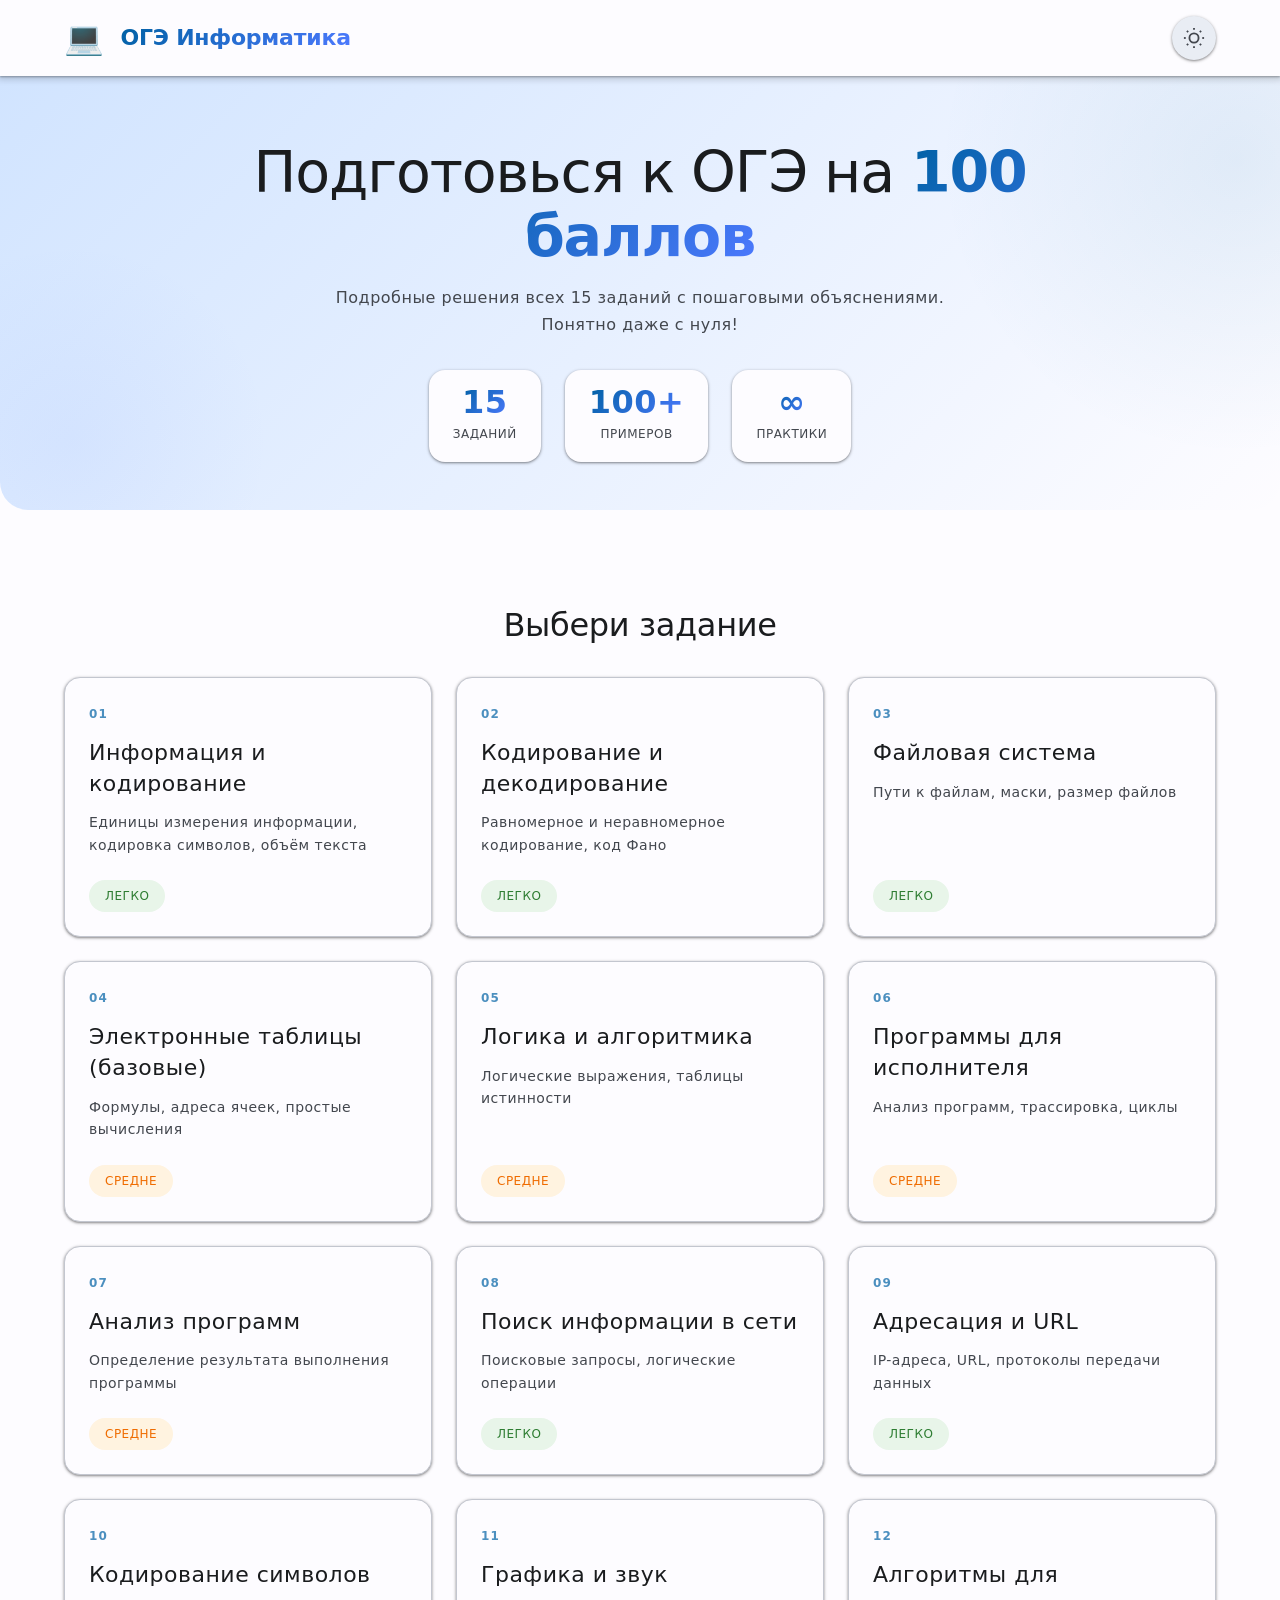
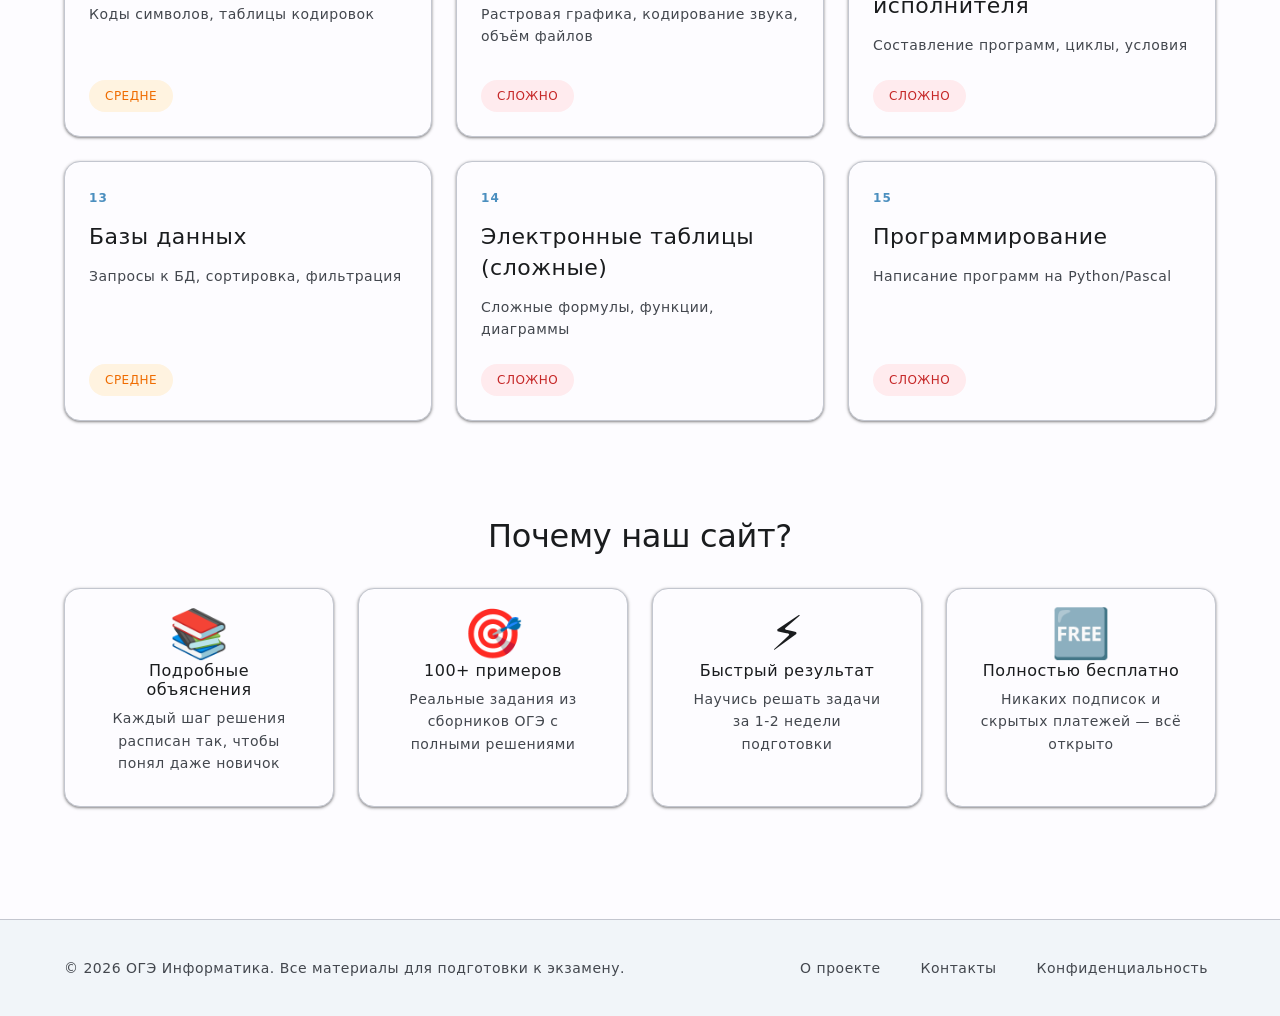
<file: index.html>
<!DOCTYPE html>
<html lang="ru" data-theme="light">
<head>
    <meta charset="UTF-8">
    <meta name="viewport" content="width=device-width, initial-scale=1.0">
    <meta name="description" content="Полное решение всех заданий ОГЭ по информатике с подробными объяснениями">
    <meta name="keywords" content="ОГЭ, информатика, решение, подготовка, экзамен">
    <title>ОГЭ Информатика — Полное решение всех заданий</title>
    
    <!-- Favicon -->
    <link rel="icon" type="image/svg+xml" href="data:image/svg+xml,<svg xmlns='http://www.w3.org/2000/svg' viewBox='0 0 100 100'><text y='.9em' font-size='90'>💻</text></svg>">
    
    <!-- Styles -->
    <link rel="stylesheet" href="style.css">
    
    <!-- Preconnect for performance -->
    <link rel="preconnect" href="https://fonts.googleapis.com">
    <link rel="preconnect" href="https://fonts.gstatic.com" crossorigin>
</head>
<body>
    <!-- Header -->
    <header class="header">
        <div class="container">
            <div class="header-content">
                <div class="logo">
                    <span class="logo-icon">💻</span>
                    <h1 class="logo-text">ОГЭ Информатика</h1>
                </div>
                <button class="theme-toggle" id="themeToggle" aria-label="Переключить тему">
                    <svg class="theme-icon sun-icon" viewBox="0 0 24 24" fill="none" stroke="currentColor" stroke-width="2">
                        <circle cx="12" cy="12" r="5"></circle>
                        <line x1="12" y1="1" x2="12" y2="3"></line>
                        <line x1="12" y1="21" x2="12" y2="23"></line>
                        <line x1="4.22" y1="4.22" x2="5.64" y2="5.64"></line>
                        <line x1="18.36" y1="18.36" x2="19.78" y2="19.78"></line>
                        <line x1="1" y1="12" x2="3" y2="12"></line>
                        <line x1="21" y1="12" x2="23" y2="12"></line>
                        <line x1="4.22" y1="19.78" x2="5.64" y2="18.36"></line>
                        <line x1="18.36" y1="5.64" x2="19.78" y2="4.22"></line>
                    </svg>
                    <svg class="theme-icon moon-icon" viewBox="0 0 24 24" fill="none" stroke="currentColor" stroke-width="2">
                        <path d="M21 12.79A9 9 0 1 1 11.21 3 7 7 0 0 0 21 12.79z"></path>
                    </svg>
                </button>
            </div>
        </div>
    </header>

    <!-- Hero Section -->
    <section class="hero">
        <div class="container">
            <div class="hero-content">
                <h2 class="hero-title">Подготовься к ОГЭ на <span class="highlight">100 баллов</span></h2>
                <p class="hero-subtitle">Подробные решения всех 15 заданий с пошаговыми объяснениями. Понятно даже с нуля!</p>
                <div class="hero-stats">
                    <div class="stat">
                        <span class="stat-number">15</span>
                        <span class="stat-label">заданий</span>
                    </div>
                    <div class="stat">
                        <span class="stat-number">100+</span>
                        <span class="stat-label">примеров</span>
                    </div>
                    <div class="stat">
                        <span class="stat-number">∞</span>
                        <span class="stat-label">практики</span>
                    </div>
                </div>
            </div>
        </div>
    </section>

    <!-- Tasks Grid -->
    <section class="tasks-section">
        <div class="container">
            <h3 class="section-title">Выбери задание</h3>
            <div class="tasks-grid">
                <!-- Task 1 -->
                <a href="task1.html" class="task-card">
                    <div class="task-number">01</div>
                    <h4 class="task-title">Информация и кодирование</h4>
                    <p class="task-description">Единицы измерения информации, кодировка символов, объём текста</p>
                    <div class="task-difficulty difficulty-easy">
                        <span>Легко</span>
                    </div>
                </a>

                <!-- Task 2 -->
                <a href="task2.html" class="task-card">
                    <div class="task-number">02</div>
                    <h4 class="task-title">Кодирование и декодирование</h4>
                    <p class="task-description">Равномерное и неравномерное кодирование, код Фано</p>
                    <div class="task-difficulty difficulty-easy">
                        <span>Легко</span>
                    </div>
                </a>

                <!-- Task 3 -->
                <a href="task3.html" class="task-card">
                    <div class="task-number">03</div>
                    <h4 class="task-title">Файловая система</h4>
                    <p class="task-description">Пути к файлам, маски, размер файлов</p>
                    <div class="task-difficulty difficulty-easy">
                        <span>Легко</span>
                    </div>
                </a>

                <!-- Task 4 -->
                <a href="task4.html" class="task-card">
                    <div class="task-number">04</div>
                    <h4 class="task-title">Электронные таблицы (базовые)</h4>
                    <p class="task-description">Формулы, адреса ячеек, простые вычисления</p>
                    <div class="task-difficulty difficulty-medium">
                        <span>Средне</span>
                    </div>
                </a>

                <!-- Task 5 -->
                <a href="task5.html" class="task-card">
                    <div class="task-number">05</div>
                    <h4 class="task-title">Логика и алгоритмика</h4>
                    <p class="task-description">Логические выражения, таблицы истинности</p>
                    <div class="task-difficulty difficulty-medium">
                        <span>Средне</span>
                    </div>
                </a>

                <!-- Task 6 -->
                <a href="task6.html" class="task-card">
                    <div class="task-number">06</div>
                    <h4 class="task-title">Программы для исполнителя</h4>
                    <p class="task-description">Анализ программ, трассировка, циклы</p>
                    <div class="task-difficulty difficulty-medium">
                        <span>Средне</span>
                    </div>
                </a>

                <!-- Task 7 -->
                <a href="task7.html" class="task-card">
                    <div class="task-number">07</div>
                    <h4 class="task-title">Анализ программ</h4>
                    <p class="task-description">Определение результата выполнения программы</p>
                    <div class="task-difficulty difficulty-medium">
                        <span>Средне</span>
                    </div>
                </a>

                <!-- Task 8 -->
                <a href="task8.html" class="task-card">
                    <div class="task-number">08</div>
                    <h4 class="task-title">Поиск информации в сети</h4>
                    <p class="task-description">Поисковые запросы, логические операции</p>
                    <div class="task-difficulty difficulty-easy">
                        <span>Легко</span>
                    </div>
                </a>

                <!-- Task 9 -->
                <a href="task9.html" class="task-card">
                    <div class="task-number">09</div>
                    <h4 class="task-title">Адресация и URL</h4>
                    <p class="task-description">IP-адреса, URL, протоколы передачи данных</p>
                    <div class="task-difficulty difficulty-easy">
                        <span>Легко</span>
                    </div>
                </a>

                <!-- Task 10 -->
                <a href="task10.html" class="task-card">
                    <div class="task-number">10</div>
                    <h4 class="task-title">Кодирование символов</h4>
                    <p class="task-description">Коды символов, таблицы кодировок</p>
                    <div class="task-difficulty difficulty-medium">
                        <span>Средне</span>
                    </div>
                </a>

                <!-- Task 11 -->
                <a href="task11.html" class="task-card">
                    <div class="task-number">11</div>
                    <h4 class="task-title">Графика и звук</h4>
                    <p class="task-description">Растровая графика, кодирование звука, объём файлов</p>
                    <div class="task-difficulty difficulty-hard">
                        <span>Сложно</span>
                    </div>
                </a>

                <!-- Task 12 -->
                <a href="task12.html" class="task-card">
                    <div class="task-number">12</div>
                    <h4 class="task-title">Алгоритмы для исполнителя</h4>
                    <p class="task-description">Составление программ, циклы, условия</p>
                    <div class="task-difficulty difficulty-hard">
                        <span>Сложно</span>
                    </div>
                </a>

                <!-- Task 13 -->
                <a href="task13.html" class="task-card">
                    <div class="task-number">13</div>
                    <h4 class="task-title">Базы данных</h4>
                    <p class="task-description">Запросы к БД, сортировка, фильтрация</p>
                    <div class="task-difficulty difficulty-medium">
                        <span>Средне</span>
                    </div>
                </a>

                <!-- Task 14 -->
                <a href="task14.html" class="task-card">
                    <div class="task-number">14</div>
                    <h4 class="task-title">Электронные таблицы (сложные)</h4>
                    <p class="task-description">Сложные формулы, функции, диаграммы</p>
                    <div class="task-difficulty difficulty-hard">
                        <span>Сложно</span>
                    </div>
                </a>

                <!-- Task 15 -->
                <a href="task15.html" class="task-card">
                    <div class="task-number">15</div>
                    <h4 class="task-title">Программирование</h4>
                    <p class="task-description">Написание программ на Python/Pascal</p>
                    <div class="task-difficulty difficulty-hard">
                        <span>Сложно</span>
                    </div>
                </a>
            </div>
        </div>
    </section>

    <!-- Features Section -->
    <section class="features-section">
        <div class="container">
            <h3 class="section-title">Почему наш сайт?</h3>
            <div class="features-grid">
                <div class="feature-card">
                    <div class="feature-icon">📚</div>
                    <h4>Подробные объяснения</h4>
                    <p>Каждый шаг решения расписан так, чтобы понял даже новичок</p>
                </div>
                <div class="feature-card">
                    <div class="feature-icon">🎯</div>
                    <h4>100+ примеров</h4>
                    <p>Реальные задания из сборников ОГЭ с полными решениями</p>
                </div>
                <div class="feature-card">
                    <div class="feature-icon">⚡</div>
                    <h4>Быстрый результат</h4>
                    <p>Научись решать задачи за 1-2 недели подготовки</p>
                </div>
                <div class="feature-card">
                    <div class="feature-icon">🆓</div>
                    <h4>Полностью бесплатно</h4>
                    <p>Никаких подписок и скрытых платежей — всё открыто</p>
                </div>
            </div>
        </div>
    </section>

    <!-- Footer -->
    <footer class="footer">
        <div class="container">
            <div class="footer-content">
                <p class="footer-text">© 2026 ОГЭ Информатика. Все материалы для подготовки к экзамену.</p>
                <div class="footer-links">
                    <a href="#about">О проекте</a>
                    <a href="#contact">Контакты</a>
                    <a href="#privacy">Конфиденциальность</a>
                </div>
            </div>
        </div>
    </footer>

    <!-- Theme Toggle Script -->
    <script>
        const themeToggle = document.getElementById('themeToggle');
        const html = document.documentElement;
        
        // Проверяем сохранённую тему или системные настройки
        const savedTheme = localStorage.getItem('theme');
        const prefersDark = window.matchMedia('(prefers-color-scheme: dark)').matches;
        
        if (savedTheme) {
            html.setAttribute('data-theme', savedTheme);
        } else if (prefersDark) {
            html.setAttribute('data-theme', 'dark');
        }
        
        // Переключение темы
        themeToggle.addEventListener('click', () => {
            const currentTheme = html.getAttribute('data-theme');
            const newTheme = currentTheme === 'light' ? 'dark' : 'light';
            
            html.setAttribute('data-theme', newTheme);
            localStorage.setItem('theme', newTheme);
        });
        
        // Слушаем изменения системной темы
        window.matchMedia('(prefers-color-scheme: dark)').addEventListener('change', (e) => {
            if (!localStorage.getItem('theme')) {
                html.setAttribute('data-theme', e.matches ? 'dark' : 'light');
            }
        });
    </script>
</body>
</html>
</file>
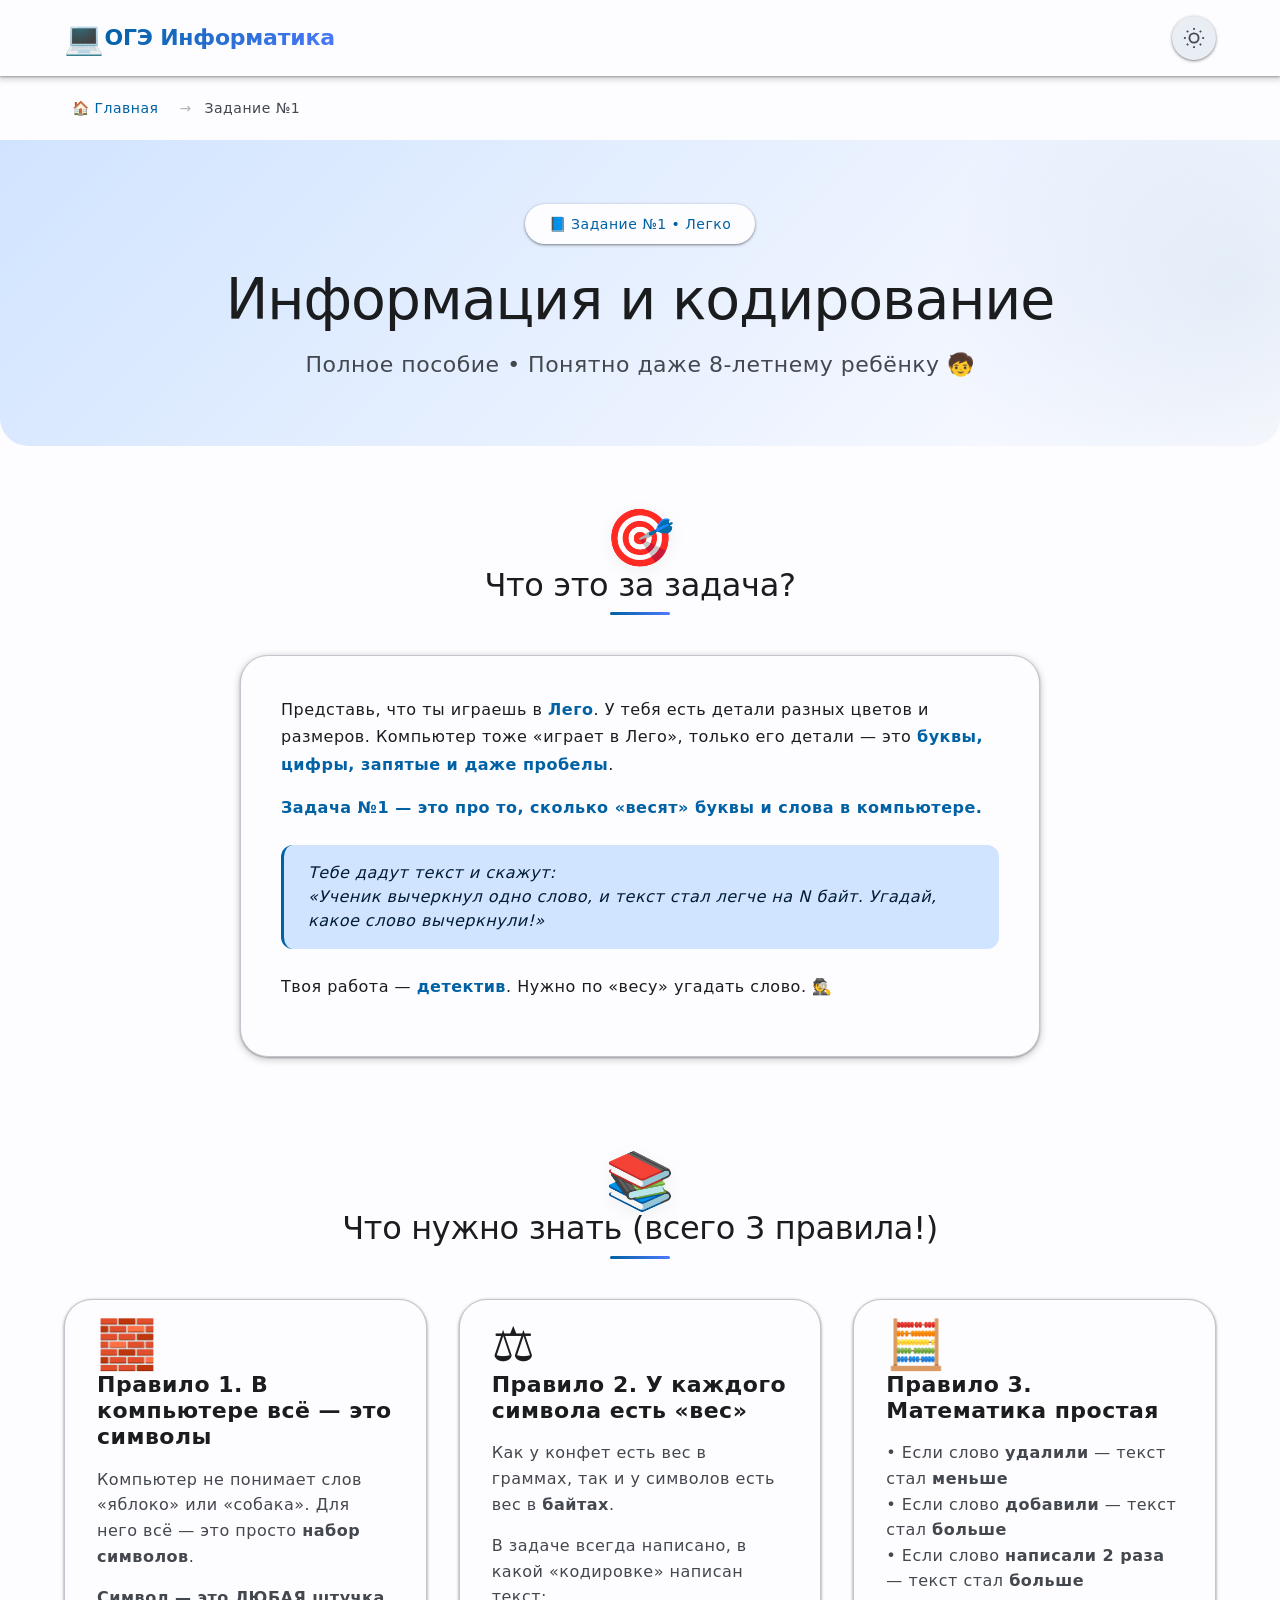
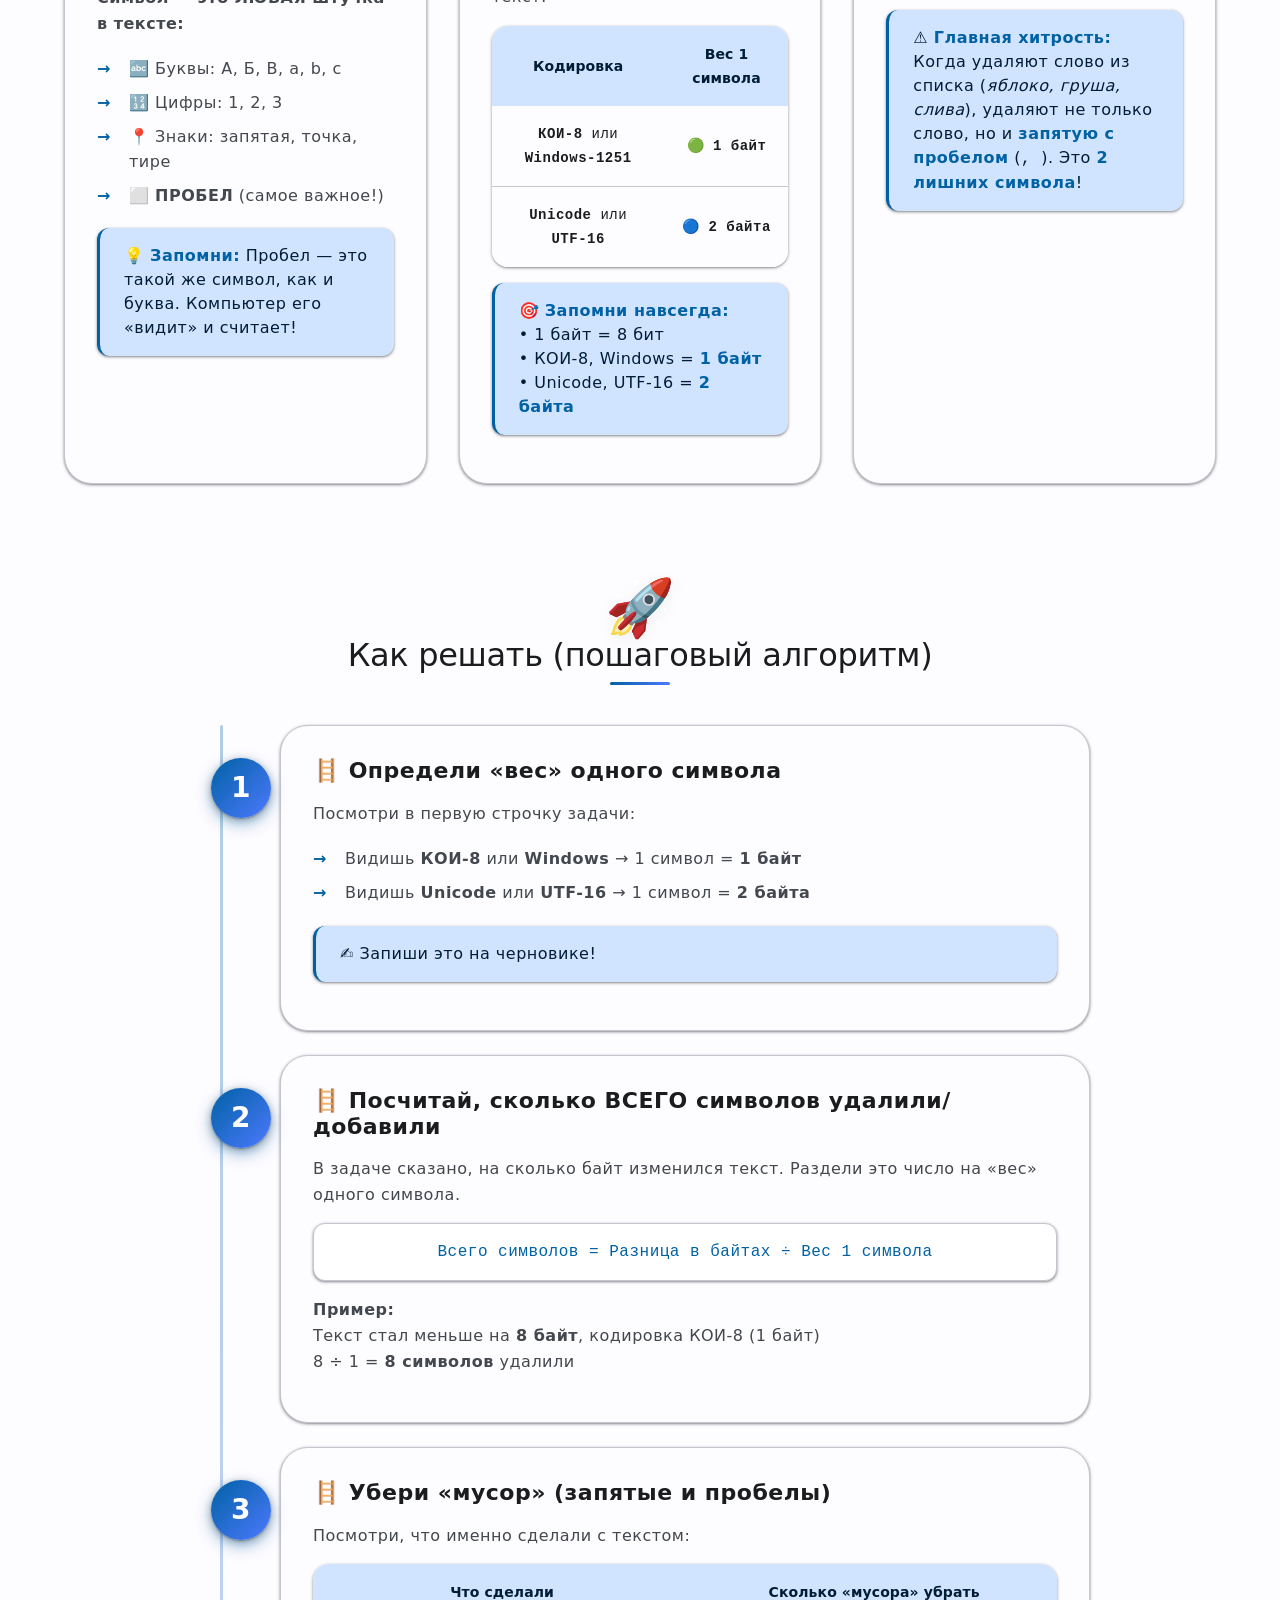
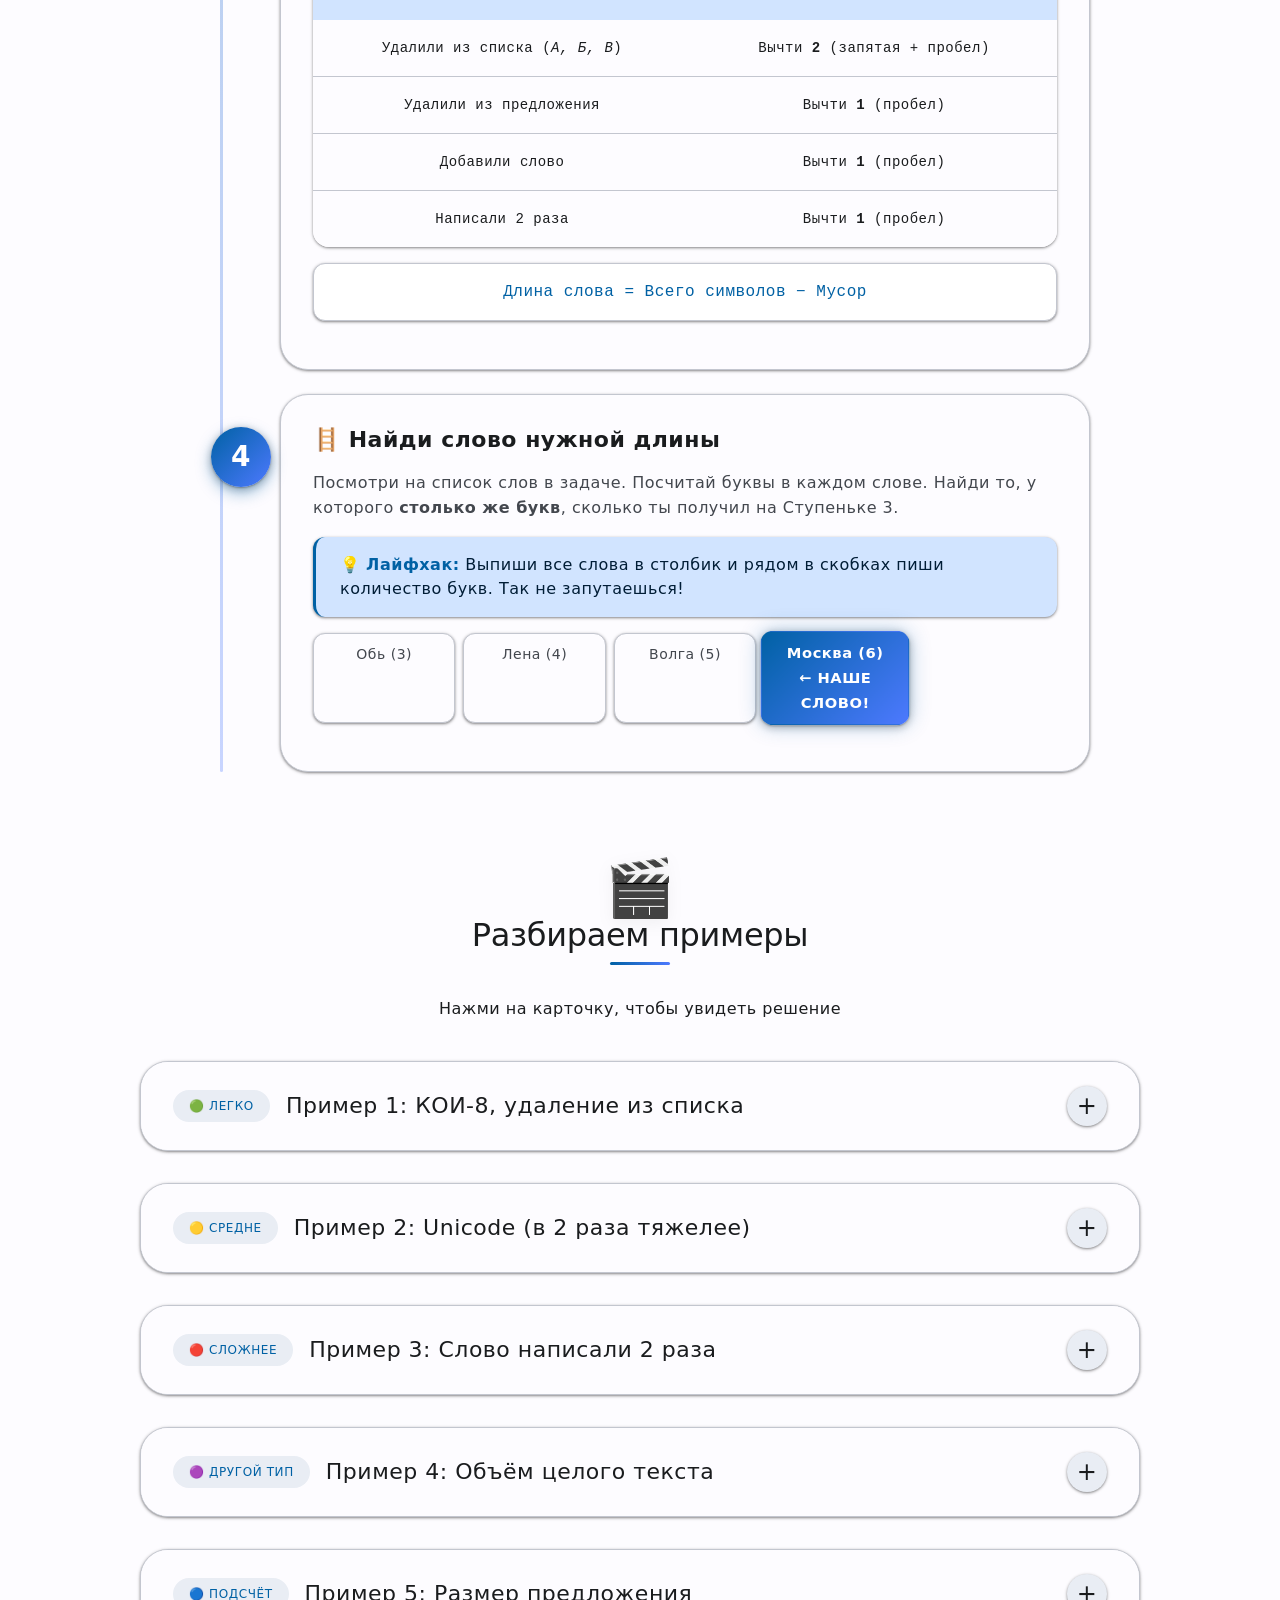
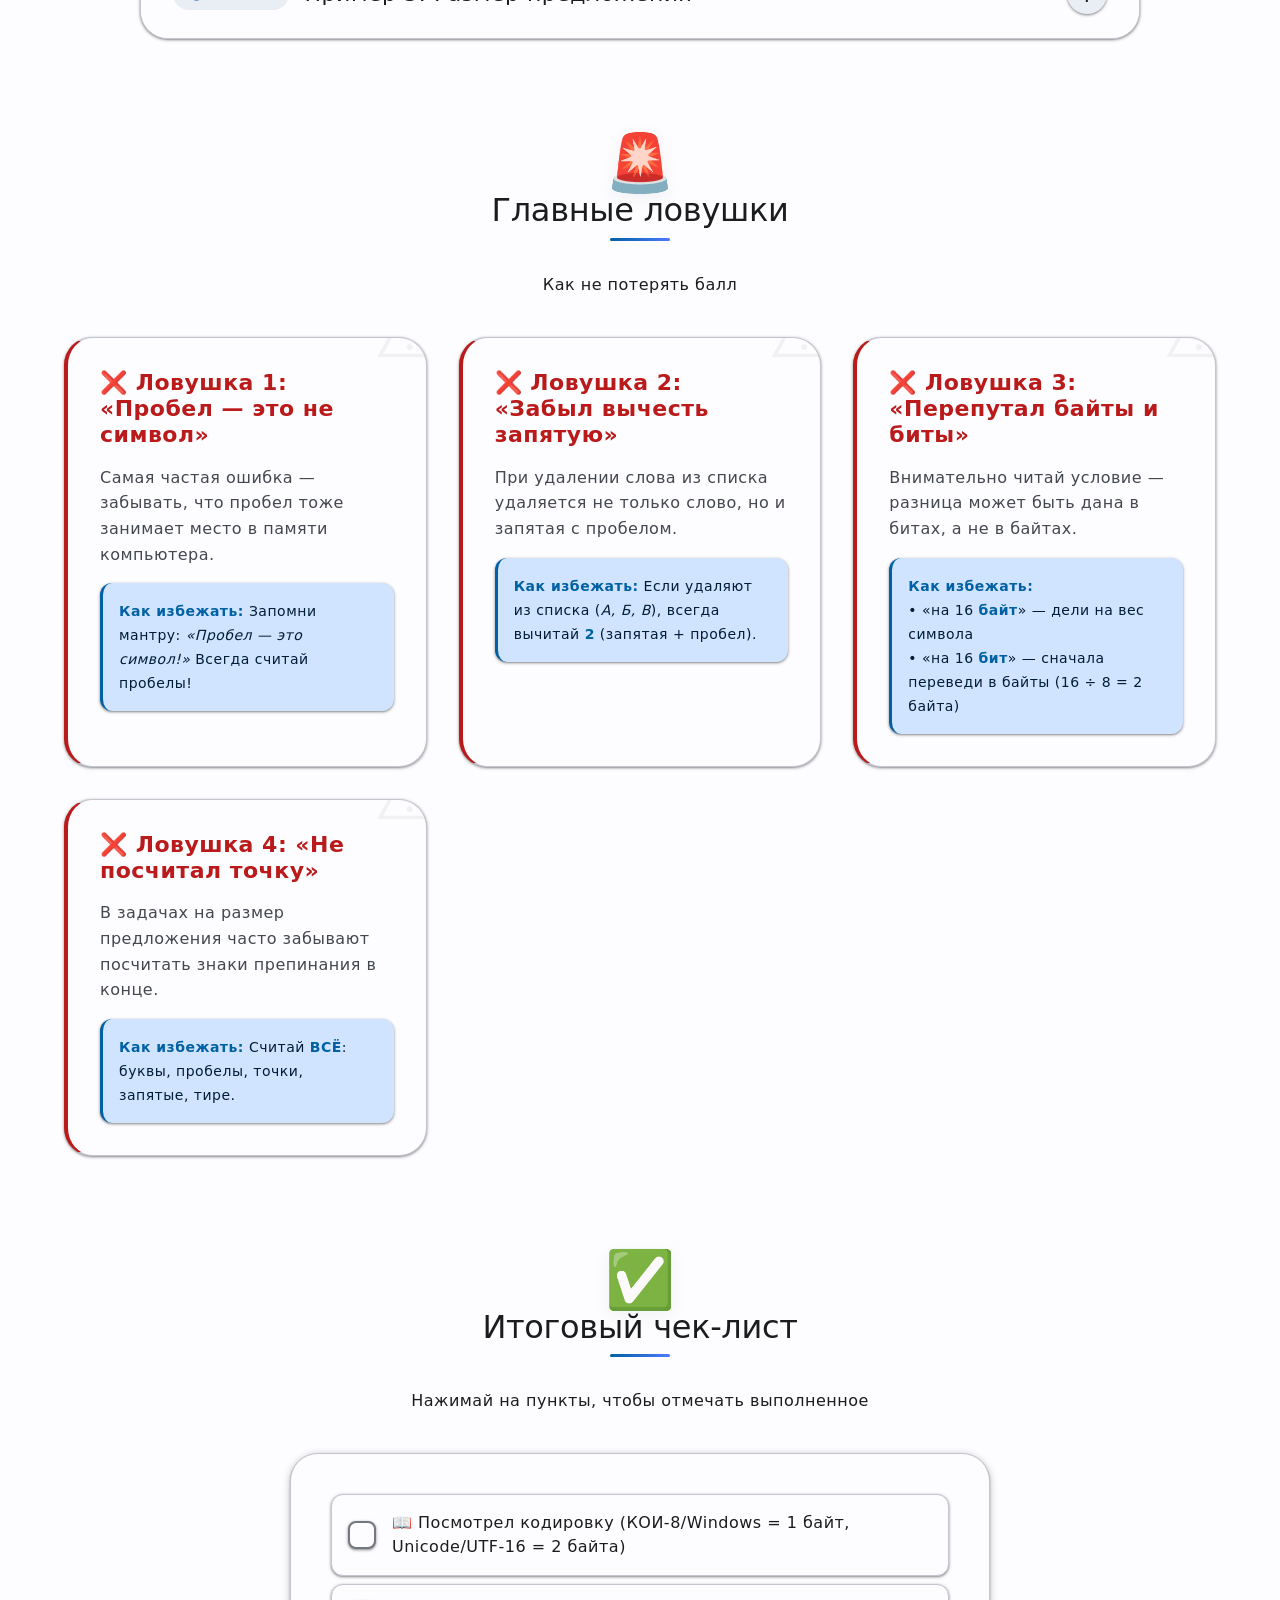
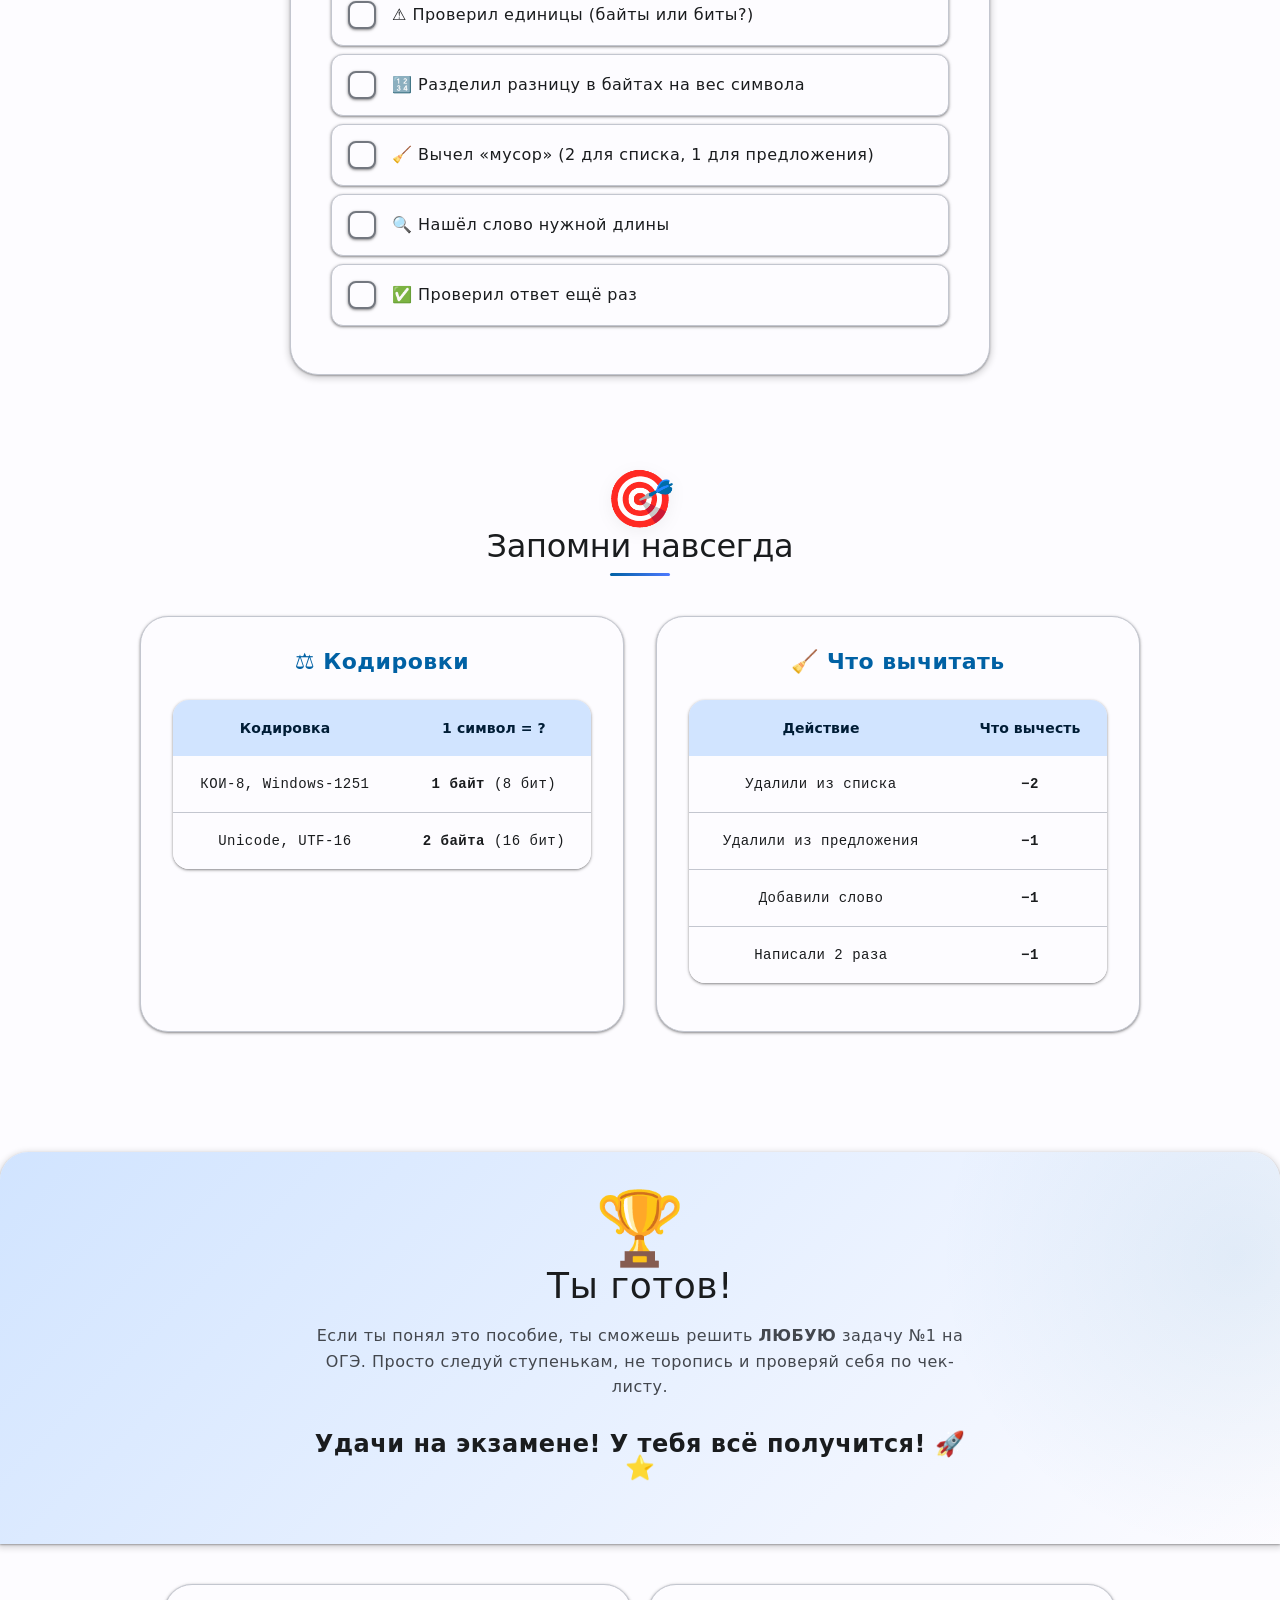
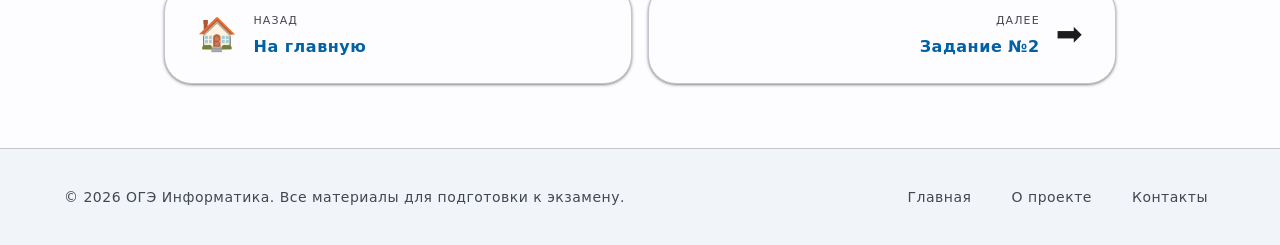
<file: task1.html>
<!DOCTYPE html>
<html lang="ru" data-theme="light">
<head>
    <meta charset="UTF-8">
    <meta name="viewport" content="width=device-width, initial-scale=1.0">
    <meta name="description" content="Задача №1 ОГЭ по информатике — полное пособие с нуля. Понятно даже 8-летнему ребёнку!">
    <title>Задача №1 — Информация и кодирование | ОГЭ Информатика</title>
    
    <link rel="icon" type="image/svg+xml" href="data:image/svg+xml,<svg xmlns='http://www.w3.org/2000/svg' viewBox='0 0 100 100'><text y='.9em' font-size='90'>💻</text></svg>">
    
    <link rel="stylesheet" href="style.css">
    <link rel="preconnect" href="https://fonts.googleapis.com">
    <link rel="preconnect" href="https://fonts.gstatic.com" crossorigin>
    <link href="https://fonts.googleapis.com/css2?family=Inter:wght@400;500;600;700;800;900&display=swap" rel="stylesheet">
</head>
<body>
    <!-- Reading Progress Bar -->
    <div class="progress-bar" id="progressBar"></div>
    
    <!-- Header -->
    <header class="header" id="header">
        <div class="container">
            <div class="header-content">
                <div class="logo">
                    <a href="index.html" style="text-decoration: none; display: flex; align-items: center; gap: var(--spacing-sm);">
                        <span class="logo-icon">💻</span>
                        <h1 class="logo-text">ОГЭ Информатика</h1>
                    </a>
                </div>
                <button class="theme-toggle" id="themeToggle" aria-label="Переключить тему">
                    <svg class="theme-icon sun-icon" viewBox="0 0 24 24" fill="none" stroke="currentColor" stroke-width="2">
                        <circle cx="12" cy="12" r="5"></circle>
                        <line x1="12" y1="1" x2="12" y2="3"></line>
                        <line x1="12" y1="21" x2="12" y2="23"></line>
                        <line x1="4.22" y1="4.22" x2="5.64" y2="5.64"></line>
                        <line x1="18.36" y1="18.36" x2="19.78" y2="19.78"></line>
                        <line x1="1" y1="12" x2="3" y2="12"></line>
                        <line x1="21" y1="12" x2="23" y2="12"></line>
                        <line x1="4.22" y1="19.78" x2="5.64" y2="18.36"></line>
                        <line x1="18.36" y1="5.64" x2="19.78" y2="4.22"></line>
                    </svg>
                    <svg class="theme-icon moon-icon" viewBox="0 0 24 24" fill="none" stroke="currentColor" stroke-width="2">
                        <path d="M21 12.79A9 9 0 1 1 11.21 3 7 7 0 0 0 21 12.79z"></path>
                    </svg>
                </button>
            </div>
        </div>
    </header>
    
    <!-- Breadcrumbs -->
    <div class="container">
        <nav class="breadcrumbs">
            <a href="index.html">🏠 Главная</a>
            <span class="separator">→</span>
            <span>Задание №1</span>
        </nav>
    </div>
    
    <!-- Task Hero -->
    <section class="task-hero">
        <div class="container">
            <div class="task-hero-content">
                <div class="task-badge">📘 Задание №1 • Легко</div>
                <h1 class="task-hero-title">Информация и кодирование</h1>
                <p class="task-hero-subtitle">Полное пособие • Понятно даже 8-летнему ребёнку 🧒</p>
            </div>
        </div>
    </section>
    
    <!-- What is this task? -->
    <section class="content-section">
        <div class="container">
            <div class="section-header scroll-animate">
                <div class="section-emoji">🎯</div>
                <h2 class="section-heading">Что это за задача?</h2>
            </div>
            
            <div class="intro-card scroll-animate">
                <p>Представь, что ты играешь в <strong>Лего</strong>. У тебя есть детали разных цветов и размеров. Компьютер тоже «играет в Лего», только его детали — это <strong>буквы, цифры, запятые и даже пробелы</strong>.</p>
                
                <p><strong>Задача №1 — это про то, сколько «весят» буквы и слова в компьютере.</strong></p>
                
                <div class="quote">
                    Тебе дадут текст и скажут:<br>
                    <em>«Ученик вычеркнул одно слово, и текст стал легче на N байт. Угадай, какое слово вычеркнули!»</em>
                </div>
                
                <p>Твоя работа — <strong>детектив</strong>. Нужно по «весу» угадать слово. 🕵️</p>
            </div>
        </div>
    </section>
    
    <!-- 3 Rules -->
    <section class="content-section" style="background: var(--surface-container-low);">
        <div class="container">
            <div class="section-header scroll-animate">
                <div class="section-emoji">📚</div>
                <h2 class="section-heading">Что нужно знать (всего 3 правила!)</h2>
            </div>
            
            <div class="rules-grid">
                <!-- Rule 1 -->
                <div class="rule-card scroll-animate">
                    <div class="rule-icon">🧱</div>
                    <h3 class="rule-title">Правило 1. В компьютере всё — это символы</h3>
                    <p class="rule-description">Компьютер не понимает слов «яблоко» или «собака». Для него всё — это просто <strong>набор символов</strong>.</p>
                    <p class="rule-description"><strong>Символ — это ЛЮБАЯ штучка в тексте:</strong></p>
                    <ul class="symbol-list">
                        <li>🔤 Буквы: А, Б, В, a, b, c</li>
                        <li>🔢 Цифры: 1, 2, 3</li>
                        <li>📍 Знаки: запятая, точка, тире</li>
                        <li>⬜ <strong>ПРОБЕЛ</strong> (самое важное!)</li>
                    </ul>
                    <div class="info-box">
                        💡 <strong>Запомни:</strong> Пробел — это такой же символ, как и буква. Компьютер его «видит» и считает!
                    </div>
                </div>
                
                <!-- Rule 2 -->
                <div class="rule-card scroll-animate">
                    <div class="rule-icon">⚖️</div>
                    <h3 class="rule-title">Правило 2. У каждого символа есть «вес»</h3>
                    <p class="rule-description">Как у конфет есть вес в граммах, так и у символов есть вес в <strong>байтах</strong>.</p>
                    <p class="rule-description">В задаче всегда написано, в какой «кодировке» написан текст:</p>
                    
                    <table class="encoding-table">
                        <thead>
                            <tr>
                                <th>Кодировка</th>
                                <th>Вес 1 символа</th>
                            </tr>
                        </thead>
                        <tbody>
                            <tr>
                                <td><strong>КОИ-8</strong> или <strong>Windows-1251</strong></td>
                                <td>🟢 <strong>1 байт</strong></td>
                            </tr>
                            <tr>
                                <td><strong>Unicode</strong> или <strong>UTF-16</strong></td>
                                <td>🔵 <strong>2 байта</strong></td>
                            </tr>
                        </tbody>
                    </table>
                    
                    <div class="info-box">
                        🎯 <strong>Запомни навсегда:</strong><br>
                        • 1 байт = 8 бит<br>
                        • КОИ-8, Windows = <strong>1 байт</strong><br>
                        • Unicode, UTF-16 = <strong>2 байта</strong>
                    </div>
                </div>
                
                <!-- Rule 3 -->
                <div class="rule-card scroll-animate">
                    <div class="rule-icon">🧮</div>
                    <h3 class="rule-title">Правило 3. Математика простая</h3>
                    <p class="rule-description">• Если слово <strong>удалили</strong> — текст стал <strong>меньше</strong><br>
                    • Если слово <strong>добавили</strong> — текст стал <strong>больше</strong><br>
                    • Если слово <strong>написали 2 раза</strong> — текст стал <strong>больше</strong></p>
                    
                    <div class="info-box">
                        ⚠️ <strong>Главная хитрость:</strong><br>
                        Когда удаляют слово из списка (<em>яблоко, груша, слива</em>), удаляют не только слово, но и <strong>запятую с пробелом</strong> (<code>, </code>). Это <strong>2 лишних символа</strong>!
                    </div>
                </div>
            </div>
        </div>
    </section>
    
    <!-- Algorithm -->
    <section class="content-section">
        <div class="container">
            <div class="section-header scroll-animate">
                <div class="section-emoji">🚀</div>
                <h2 class="section-heading">Как решать (пошаговый алгоритм)</h2>
            </div>
            
            <div class="steps-container">
                <!-- Step 1 -->
                <div class="step-card scroll-animate">
                    <div class="step-number">1</div>
                    <h3 class="step-title">🪜 Определи «вес» одного символа</h3>
                    <p class="step-description">Посмотри в первую строчку задачи:</p>
                    <ul class="symbol-list">
                        <li>Видишь <strong>КОИ-8</strong> или <strong>Windows</strong> → 1 символ = <strong>1 байт</strong></li>
                        <li>Видишь <strong>Unicode</strong> или <strong>UTF-16</strong> → 1 символ = <strong>2 байта</strong></li>
                    </ul>
                    <div class="info-box">✍️ Запиши это на черновике!</div>
                </div>
                
                <!-- Step 2 -->
                <div class="step-card scroll-animate">
                    <div class="step-number">2</div>
                    <h3 class="step-title">🪜 Посчитай, сколько ВСЕГО символов удалили/добавили</h3>
                    <p class="step-description">В задаче сказано, на сколько байт изменился текст. Раздели это число на «вес» одного символа.</p>
                    <div class="formula-box">
                        Всего символов = Разница в байтах ÷ Вес 1 символа
                    </div>
                    <p class="step-description"><strong>Пример:</strong><br>
                    Текст стал меньше на <strong>8 байт</strong>, кодировка КОИ-8 (1 байт)<br>
                    8 ÷ 1 = <strong>8 символов</strong> удалили</p>
                </div>
                
                <!-- Step 3 -->
                <div class="step-card scroll-animate">
                    <div class="step-number">3</div>
                    <h3 class="step-title">🪜 Убери «мусор» (запятые и пробелы)</h3>
                    <p class="step-description">Посмотри, что именно сделали с текстом:</p>
                    
                    <table class="encoding-table">
                        <thead>
                            <tr>
                                <th>Что сделали</th>
                                <th>Сколько «мусора» убрать</th>
                            </tr>
                        </thead>
                        <tbody>
                            <tr>
                                <td>Удалили из списка (<em>А, Б, В</em>)</td>
                                <td>Вычти <strong>2</strong> (запятая + пробел)</td>
                            </tr>
                            <tr>
                                <td>Удалили из предложения</td>
                                <td>Вычти <strong>1</strong> (пробел)</td>
                            </tr>
                            <tr>
                                <td>Добавили слово</td>
                                <td>Вычти <strong>1</strong> (пробел)</td>
                            </tr>
                            <tr>
                                <td>Написали 2 раза</td>
                                <td>Вычти <strong>1</strong> (пробел)</td>
                            </tr>
                        </tbody>
                    </table>
                    
                    <div class="formula-box">
                        Длина слова = Всего символов − Мусор
                    </div>
                </div>
                
                <!-- Step 4 -->
                <div class="step-card scroll-animate">
                    <div class="step-number">4</div>
                    <h3 class="step-title">🪜 Найди слово нужной длины</h3>
                    <p class="step-description">Посмотри на список слов в задаче. Посчитай буквы в каждом слове. Найди то, у которого <strong>столько же букв</strong>, сколько ты получил на Ступеньке 3.</p>
                    <div class="info-box">
                        💡 <strong>Лайфхак:</strong> Выпиши все слова в столбик и рядом в скобках пиши количество букв. Так не запутаешься!
                    </div>
                    <div class="word-list">
                        <div class="word-item">Обь (3)</div>
                        <div class="word-item">Лена (4)</div>
                        <div class="word-item">Волга (5)</div>
                        <div class="word-item answer">Москва (6) ← НАШЕ СЛОВО!</div>
                    </div>
                </div>
            </div>
        </div>
    </section>
    
    <!-- Examples -->
    <section class="content-section" style="background: var(--surface-container-low);">
        <div class="container">
            <div class="section-header scroll-animate">
                <div class="section-emoji">🎬</div>
                <h2 class="section-heading">Разбираем примеры</h2>
                <p style="color: var(--on-surface-variant); margin-top: var(--spacing-sm);">Нажми на карточку, чтобы увидеть решение</p>
            </div>
            
            <div class="examples-container">
                <!-- Example 1 -->
                <div class="example-card scroll-animate">
                    <div class="example-header" onclick="toggleExample(this)">
                        <div class="example-title">
                            <span class="example-difficulty">🟢 Легко</span>
                            <span>Пример 1: КОИ-8, удаление из списка</span>
                        </div>
                        <div class="example-toggle">+</div>
                    </div>
                    <div class="example-content">
                        <div class="example-body">
                            <div class="example-task">
                                <strong>Задача:</strong> В кодировке КОИ-8 каждый символ = 8 бит. Текст: <em>«Обь, Лена, Волга, Москва, Макензи, Амазонка — реки»</em>. Ученик вычеркнул одну реку. Заодно вычеркнул запятые и пробелы. Текст стал на <strong>8 байт</strong> меньше. Какую реку вычеркнули?
                            </div>
                            
                            <div class="solution-step">
                                <div class="step-emoji">🪜</div>
                                <div class="solution-text">
                                    <strong>Ступенька 1:</strong> КОИ-8 → 1 символ = <strong>1 байт</strong>
                                </div>
                            </div>
                            
                            <div class="solution-step">
                                <div class="step-emoji">🪜</div>
                                <div class="solution-text">
                                    <strong>Ступенька 2:</strong> 8 байт ÷ 1 = <strong>8 символов</strong> удалили
                                </div>
                            </div>
                            
                            <div class="solution-step">
                                <div class="step-emoji">🪜</div>
                                <div class="solution-text">
                                    <strong>Ступенька 3:</strong> Удаляли из списка → вычитаем 2 (запятая + пробел)<br>
                                    8 − 2 = <strong>6 букв</strong> в слове
                                </div>
                            </div>
                            
                            <div class="solution-step">
                                <div class="step-emoji">🪜</div>
                                <div class="solution-text">
                                    <strong>Ступенька 4:</strong> Считаем буквы в реках:
                                    <div class="word-list">
                                        <div class="word-item">Обь (3)</div>
                                        <div class="word-item">Лена (4)</div>
                                        <div class="word-item">Волга (5)</div>
                                        <div class="word-item answer">Москва (6) ✅</div>
                                        <div class="word-item">Макензи (7)</div>
                                        <div class="word-item">Амазонка (8)</div>
                                    </div>
                                </div>
                            </div>
                            
                            <div class="answer-box">🎉 Ответ: Москва</div>
                        </div>
                    </div>
                </div>
                
                <!-- Example 2 -->
                <div class="example-card scroll-animate">
                    <div class="example-header" onclick="toggleExample(this)">
                        <div class="example-title">
                            <span class="example-difficulty">🟡 Средне</span>
                            <span>Пример 2: Unicode (в 2 раза тяжелее)</span>
                        </div>
                        <div class="example-toggle">+</div>
                    </div>
                    <div class="example-content">
                        <div class="example-body">
                            <div class="example-task">
                                <strong>Задача:</strong> В Unicode каждый символ = 16 бит. Текст: <em>«еж, лев, слон, олень, тюлень, носорог, крокодил, аллигатор — дикие животные»</em>. Ученик вычеркнул одно животное. Текст стал на <strong>16 байт</strong> меньше. Какое животное вычеркнули?
                            </div>
                            
                            <div class="solution-step">
                                <div class="step-emoji">🪜</div>
                                <div class="solution-text">
                                    <strong>Ступенька 1:</strong> Unicode → 1 символ = <strong>2 байта</strong>
                                </div>
                            </div>
                            
                            <div class="solution-step">
                                <div class="step-emoji">🪜</div>
                                <div class="solution-text">
                                    <strong>Ступенька 2:</strong> 16 байт ÷ 2 = <strong>8 символов</strong> удалили
                                </div>
                            </div>
                            
                            <div class="solution-step">
                                <div class="step-emoji">🪜</div>
                                <div class="solution-text">
                                    <strong>Ступенька 3:</strong> Удаляли из списка → 8 − 2 = <strong>6 букв</strong>
                                </div>
                            </div>
                            
                            <div class="solution-step">
                                <div class="step-emoji">🪜</div>
                                <div class="solution-text">
                                    <strong>Ступенька 4:</strong> Считаем:
                                    <div class="word-list">
                                        <div class="word-item">еж (2)</div>
                                        <div class="word-item">лев (3)</div>
                                        <div class="word-item">слон (4)</div>
                                        <div class="word-item">олень (5)</div>
                                        <div class="word-item answer">тюлень (6) ✅</div>
                                        <div class="word-item">носорог (7)</div>
                                        <div class="word-item">крокодил (8)</div>
                                        <div class="word-item">аллигатор (9)</div>
                                    </div>
                                </div>
                            </div>
                            
                            <div class="answer-box">🎉 Ответ: тюлень</div>
                        </div>
                    </div>
                </div>
                
                <!-- Example 3 -->
                <div class="example-card scroll-animate">
                    <div class="example-header" onclick="toggleExample(this)">
                        <div class="example-title">
                            <span class="example-difficulty">🔴 Сложнее</span>
                            <span>Пример 3: Слово написали 2 раза</span>
                        </div>
                        <div class="example-toggle">+</div>
                    </div>
                    <div class="example-content">
                        <div class="example-body">
                            <div class="example-task">
                                <strong>Задача:</strong> В Windows-1251 (1 символ = 1 байт). Текст: <em>«Скользя по утреннему снегу, Друг милый, предадимся бегу Нетерпеливого коня И навестим поля пустые...»</em>. Одно из слов ученик написал <strong>два раза подряд</strong>, поставив между ними пробел. Текст стал на <strong>8 байт</strong> больше. Какое слово лишнее?
                            </div>
                            
                            <div class="solution-step">
                                <div class="step-emoji">🪜</div>
                                <div class="solution-text">
                                    <strong>Ступенька 1:</strong> Windows-1251 → 1 символ = <strong>1 байт</strong>
                                </div>
                            </div>
                            
                            <div class="solution-step">
                                <div class="step-emoji">🪜</div>
                                <div class="solution-text">
                                    <strong>Ступенька 2:</strong> 8 байт ÷ 1 = <strong>8 символов</strong> добавили
                                </div>
                            </div>
                            
                            <div class="solution-step">
                                <div class="step-emoji">🪜</div>
                                <div class="solution-text">
                                    <strong>Ступенька 3:</strong> Добавили слово + 1 пробел между ними → 8 − 1 = <strong>7 букв</strong>
                                </div>
                            </div>
                            
                            <div class="solution-step">
                                <div class="step-emoji">🪜</div>
                                <div class="solution-text">
                                    <strong>Ступенька 4:</strong> Ищем слово из 7 букв:
                                    <div class="word-list">
                                        <div class="word-item answer">Скользя (7) ✅</div>
                                        <div class="word-item">по (2)</div>
                                        <div class="word-item">утреннему (9)</div>
                                        <div class="word-item">снегу (5)</div>
                                        <div class="word-item">Друг (4)</div>
                                        <div class="word-item">милый (5)</div>
                                        <div class="word-item">предадимся (10)</div>
                                        <div class="word-item">бегу (4)</div>
                                    </div>
                                </div>
                            </div>
                            
                            <div class="answer-box">🎉 Ответ: Скользя</div>
                        </div>
                    </div>
                </div>
                
                <!-- Example 4 -->
                <div class="example-card scroll-animate">
                    <div class="example-header" onclick="toggleExample(this)">
                        <div class="example-title">
                            <span class="example-difficulty">🟣 Другой тип</span>
                            <span>Пример 4: Объём целого текста</span>
                        </div>
                        <div class="example-toggle">+</div>
                    </div>
                    <div class="example-content">
                        <div class="example-body">
                            <div class="example-task">
                                <strong>Задача:</strong> Статья содержит 10 страниц, на каждой 32 строки, в каждой строке 48 символов. В Unicode (16 бит) определи объём статьи в <strong>Кбайтах</strong>.
                            </div>
                            
                            <div class="solution-step">
                                <div class="step-emoji">🪜</div>
                                <div class="solution-text">
                                    <strong>Шаг 1:</strong> Считаем всего символов:<br>
                                    10 × 32 × 48 = <strong>15 360 символов</strong>
                                </div>
                            </div>
                            
                            <div class="solution-step">
                                <div class="step-emoji">🪜</div>
                                <div class="solution-text">
                                    <strong>Шаг 2:</strong> Unicode → 1 символ = <strong>2 байта</strong><br>
                                    15 360 × 2 = <strong>30 720 байт</strong>
                                </div>
                            </div>
                            
                            <div class="solution-step">
                                <div class="step-emoji">🪜</div>
                                <div class="solution-text">
                                    <strong>Шаг 3:</strong> Переводим в Кбайты (в 1 Кбайте 1024 байта):<br>
                                    30 720 ÷ 1024 = <strong>30 Кбайт</strong>
                                </div>
                            </div>
                            
                            <div class="answer-box">🎉 Ответ: 30</div>
                        </div>
                    </div>
                </div>
                
                <!-- Example 5 -->
                <div class="example-card scroll-animate">
                    <div class="example-header" onclick="toggleExample(this)">
                        <div class="example-title">
                            <span class="example-difficulty">🔵 Подсчёт</span>
                            <span>Пример 5: Размер предложения</span>
                        </div>
                        <div class="example-toggle">+</div>
                    </div>
                    <div class="example-content">
                        <div class="example-body">
                            <div class="example-task">
                                <strong>Задача:</strong> В Unicode (16 бит) определи размер предложения в байтах: <em>«Слух обо мне пройдёт по всей Руси великой.»</em>
                            </div>
                            
                            <div class="solution-step">
                                <div class="step-emoji">🪜</div>
                                <div class="solution-text">
                                    <strong>Шаг 1:</strong> Считаем <strong>ВСЕ</strong> символы (буквы + пробелы + точку):<br>
                                    <code style="background: var(--surface-container); padding: 4px 8px; border-radius: 4px;">С-л-у-х-␣-о-б-о-␣-м-н-е-␣-п-р-о-й-д-ё-т-␣-п-о-␣-в-с-е-й-␣-Р-у-с-и-␣-в-е-л-и-к-о-й-.</code><br><br>
                                    Получилось <strong>41 символ</strong> (включая 6 пробелов и точку!)
                                </div>
                            </div>
                            
                            <div class="solution-step">
                                <div class="step-emoji">🪜</div>
                                <div class="solution-text">
                                    <strong>Шаг 2:</strong> Unicode → 1 символ = <strong>2 байта</strong><br>
                                    41 × 2 = <strong>82 байта</strong>
                                </div>
                            </div>
                            
                            <div class="answer-box">🎉 Ответ: 82</div>
                        </div>
                    </div>
                </div>
            </div>
        </div>
    </section>
    
    <!-- Traps -->
    <section class="content-section">
        <div class="container">
            <div class="section-header scroll-animate">
                <div class="section-emoji">🚨</div>
                <h2 class="section-heading">Главные ловушки</h2>
                <p style="color: var(--on-surface-variant); margin-top: var(--spacing-sm);">Как не потерять балл</p>
            </div>
            
            <div class="traps-grid">
                <div class="trap-card scroll-animate">
                    <h3 class="trap-title">❌ Ловушка 1: «Пробел — это не символ»</h3>
                    <p class="trap-description">Самая частая ошибка — забывать, что пробел тоже занимает место в памяти компьютера.</p>
                    <div class="trap-solution">
                        <strong>Как избежать:</strong> Запомни мантру: <em>«Пробел — это символ!»</em> Всегда считай пробелы!
                    </div>
                </div>
                
                <div class="trap-card scroll-animate">
                    <h3 class="trap-title">❌ Ловушка 2: «Забыл вычесть запятую»</h3>
                    <p class="trap-description">При удалении слова из списка удаляется не только слово, но и запятая с пробелом.</p>
                    <div class="trap-solution">
                        <strong>Как избежать:</strong> Если удаляют из списка (<em>А, Б, В</em>), всегда вычитай <strong>2</strong> (запятая + пробел).
                    </div>
                </div>
                
                <div class="trap-card scroll-animate">
                    <h3 class="trap-title">❌ Ловушка 3: «Перепутал байты и биты»</h3>
                    <p class="trap-description">Внимательно читай условие — разница может быть дана в битах, а не в байтах.</p>
                    <div class="trap-solution">
                        <strong>Как избежать:</strong><br>
                        • «на 16 <strong>байт</strong>» — дели на вес символа<br>
                        • «на 16 <strong>бит</strong>» — сначала переведи в байты (16 ÷ 8 = 2 байта)
                    </div>
                </div>
                
                <div class="trap-card scroll-animate">
                    <h3 class="trap-title">❌ Ловушка 4: «Не посчитал точку»</h3>
                    <p class="trap-description">В задачах на размер предложения часто забывают посчитать знаки препинания в конце.</p>
                    <div class="trap-solution">
                        <strong>Как избежать:</strong> Считай <strong>ВСЁ</strong>: буквы, пробелы, точки, запятые, тире.
                    </div>
                </div>
            </div>
        </div>
    </section>
    
    <!-- Checklist -->
    <section class="content-section" style="background: var(--surface-container-low);">
        <div class="container">
            <div class="section-header scroll-animate">
                <div class="section-emoji">✅</div>
                <h2 class="section-heading">Итоговый чек-лист</h2>
                <p style="color: var(--on-surface-variant); margin-top: var(--spacing-sm);">Нажимай на пункты, чтобы отмечать выполненное</p>
            </div>
            
            <div class="checklist scroll-animate">
                <div class="checklist-item" onclick="toggleCheck(this)">
                    <div class="checklist-checkbox"></div>
                    <div class="checklist-text">📖 Посмотрел кодировку (КОИ-8/Windows = 1 байт, Unicode/UTF-16 = 2 байта)</div>
                </div>
                <div class="checklist-item" onclick="toggleCheck(this)">
                    <div class="checklist-checkbox"></div>
                    <div class="checklist-text">⚠️ Проверил единицы (байты или биты?)</div>
                </div>
                <div class="checklist-item" onclick="toggleCheck(this)">
                    <div class="checklist-checkbox"></div>
                    <div class="checklist-text">🔢 Разделил разницу в байтах на вес символа</div>
                </div>
                <div class="checklist-item" onclick="toggleCheck(this)">
                    <div class="checklist-checkbox"></div>
                    <div class="checklist-text">🧹 Вычел «мусор» (2 для списка, 1 для предложения)</div>
                </div>
                <div class="checklist-item" onclick="toggleCheck(this)">
                    <div class="checklist-checkbox"></div>
                    <div class="checklist-text">🔍 Нашёл слово нужной длины</div>
                </div>
                <div class="checklist-item" onclick="toggleCheck(this)">
                    <div class="checklist-checkbox"></div>
                    <div class="checklist-text">✅ Проверил ответ ещё раз</div>
                </div>
            </div>
        </div>
    </section>
    
    <!-- Memory Tables -->
    <section class="content-section">
        <div class="container">
            <div class="section-header scroll-animate">
                <div class="section-emoji">🎯</div>
                <h2 class="section-heading">Запомни навсегда</h2>
            </div>
            
            <div class="memory-section">
                <div class="memory-card scroll-animate">
                    <h3 class="memory-title">⚖️ Кодировки</h3>
                    <table class="encoding-table">
                        <thead>
                            <tr>
                                <th>Кодировка</th>
                                <th>1 символ = ?</th>
                            </tr>
                        </thead>
                        <tbody>
                            <tr>
                                <td>КОИ-8, Windows-1251</td>
                                <td><strong>1 байт</strong> (8 бит)</td>
                            </tr>
                            <tr>
                                <td>Unicode, UTF-16</td>
                                <td><strong>2 байта</strong> (16 бит)</td>
                            </tr>
                        </tbody>
                    </table>
                </div>
                
                <div class="memory-card scroll-animate">
                    <h3 class="memory-title">🧹 Что вычитать</h3>
                    <table class="encoding-table">
                        <thead>
                            <tr>
                                <th>Действие</th>
                                <th>Что вычесть</th>
                            </tr>
                        </thead>
                        <tbody>
                            <tr>
                                <td>Удалили из списка</td>
                                <td><strong>−2</strong></td>
                            </tr>
                            <tr>
                                <td>Удалили из предложения</td>
                                <td><strong>−1</strong></td>
                            </tr>
                            <tr>
                                <td>Добавили слово</td>
                                <td><strong>−1</strong></td>
                            </tr>
                            <tr>
                                <td>Написали 2 раза</td>
                                <td><strong>−1</strong></td>
                            </tr>
                        </tbody>
                    </table>
                </div>
            </div>
        </div>
    </section>
    
    <!-- Success Section -->
    <section class="success-section">
        <div class="container">
            <div class="success-content scroll-animate">
                <div class="success-emoji">🏆</div>
                <h2 class="success-title">Ты готов!</h2>
                <p class="success-text">Если ты понял это пособие, ты сможешь решить <strong>ЛЮБУЮ</strong> задачу №1 на ОГЭ. Просто следуй ступенькам, не торопись и проверяй себя по чек-листу.</p>
                <p style="font-size: 1.5rem; font-weight: 700; color: var(--primary);">Удачи на экзамене! У тебя всё получится! 🚀⭐</p>
            </div>
        </div>
    </section>
    
    <!-- Navigation Buttons -->
    <div class="container">
        <div class="nav-buttons">
            <a href="index.html" class="nav-button">
                <div class="nav-button-icon">🏠</div>
                <div class="nav-button-text">
                    <span class="nav-button-label">Назад</span>
                    <span class="nav-button-title">На главную</span>
                </div>
            </a>
            <a href="task2.html" class="nav-button" style="flex-direction: row-reverse; text-align: right;">
                <div class="nav-button-icon">➡️</div>
                <div class="nav-button-text">
                    <span class="nav-button-label">Далее</span>
                    <span class="nav-button-title">Задание №2</span>
                </div>
            </a>
        </div>
    </div>
    
    <!-- Footer -->
    <footer class="footer">
        <div class="container">
            <div class="footer-content">
                <p class="footer-text">© 2026 ОГЭ Информатика. Все материалы для подготовки к экзамену.</p>
                <div class="footer-links">
                    <a href="index.html">Главная</a>
                    <a href="#about">О проекте</a>
                    <a href="#contact">Контакты</a>
                </div>
            </div>
        </div>
    </footer>
    
    <!-- Back to Top Button -->
    <button class="back-to-top" id="backToTop" aria-label="Наверх">↑</button>
    
    <script>
        // Theme Toggle
        const themeToggle = document.getElementById('themeToggle');
        const html = document.documentElement;
        
        const savedTheme = localStorage.getItem('theme');
        const prefersDark = window.matchMedia('(prefers-color-scheme: dark)').matches;
        
        if (savedTheme) {
            html.setAttribute('data-theme', savedTheme);
        } else if (prefersDark) {
            html.setAttribute('data-theme', 'dark');
        }
        
        themeToggle.addEventListener('click', () => {
            const currentTheme = html.getAttribute('data-theme');
            const newTheme = currentTheme === 'light' ? 'dark' : 'light';
            html.setAttribute('data-theme', newTheme);
            localStorage.setItem('theme', newTheme);
        });
        
        // Reading Progress Bar
        const progressBar = document.getElementById('progressBar');
        
        window.addEventListener('scroll', () => {
            const windowHeight = window.innerHeight;
            const documentHeight = document.documentElement.scrollHeight - windowHeight;
            const scrolled = window.scrollY;
            const progress = (scrolled / documentHeight) * 100;
            progressBar.style.width = progress + '%';
        });
        
        // Back to Top Button
        const backToTop = document.getElementById('backToTop');
        
        window.addEventListener('scroll', () => {
            if (window.scrollY > 500) {
                backToTop.classList.add('visible');
            } else {
                backToTop.classList.remove('visible');
            }
        });
        
        backToTop.addEventListener('click', () => {
            window.scrollTo({ top: 0, behavior: 'smooth' });
        });
        
        // Header scroll effect
        const header = document.getElementById('header');
        
        window.addEventListener('scroll', () => {
            if (window.scrollY > 50) {
                header.classList.add('scrolled');
            } else {
                header.classList.remove('scrolled');
            }
        });
        
        // Toggle Example Cards
        function toggleExample(header) {
            const card = header.parentElement;
            card.classList.toggle('open');
        }
        
        // Toggle Checklist Items
        function toggleCheck(item) {
            item.classList.toggle('checked');
            
            // Save state to localStorage
            const checklistItems = document.querySelectorAll('.checklist-item');
            const states = Array.from(checklistItems).map(item => item.classList.contains('checked'));
            localStorage.setItem('checklist-task1', JSON.stringify(states));
        }
        
        // Load checklist state
        const savedChecklist = localStorage.getItem('checklist-task1');
        if (savedChecklist) {
            const states = JSON.parse(savedChecklist);
            const checklistItems = document.querySelectorAll('.checklist-item');
            checklistItems.forEach((item, index) => {
                if (states[index]) {
                    item.classList.add('checked');
                }
            });
        }
        
        // Scroll Animations with Intersection Observer
        const observerOptions = {
            threshold: 0.1,
            rootMargin: '0px 0px -50px 0px'
        };
        
        const observer = new IntersectionObserver((entries) => {
            entries.forEach(entry => {
                if (entry.isIntersecting) {
                    entry.target.classList.add('visible');
                }
            });
        }, observerOptions);
        
        document.querySelectorAll('.scroll-animate').forEach(el => {
            observer.observe(el);
        });
        
        // Mouse tracking for task cards (spotlight effect)
        document.querySelectorAll('.rule-card, .trap-card, .memory-card').forEach(card => {
            card.addEventListener('mousemove', (e) => {
                const rect = card.getBoundingClientRect();
                const x = ((e.clientX - rect.left) / rect.width) * 100;
                const y = ((e.clientY - rect.top) / rect.height) * 100;
                card.style.setProperty('--mouse-x', x + '%');
                card.style.setProperty('--mouse-y', y + '%');
            });
        });
    </script>
</body>
</html>
</file>
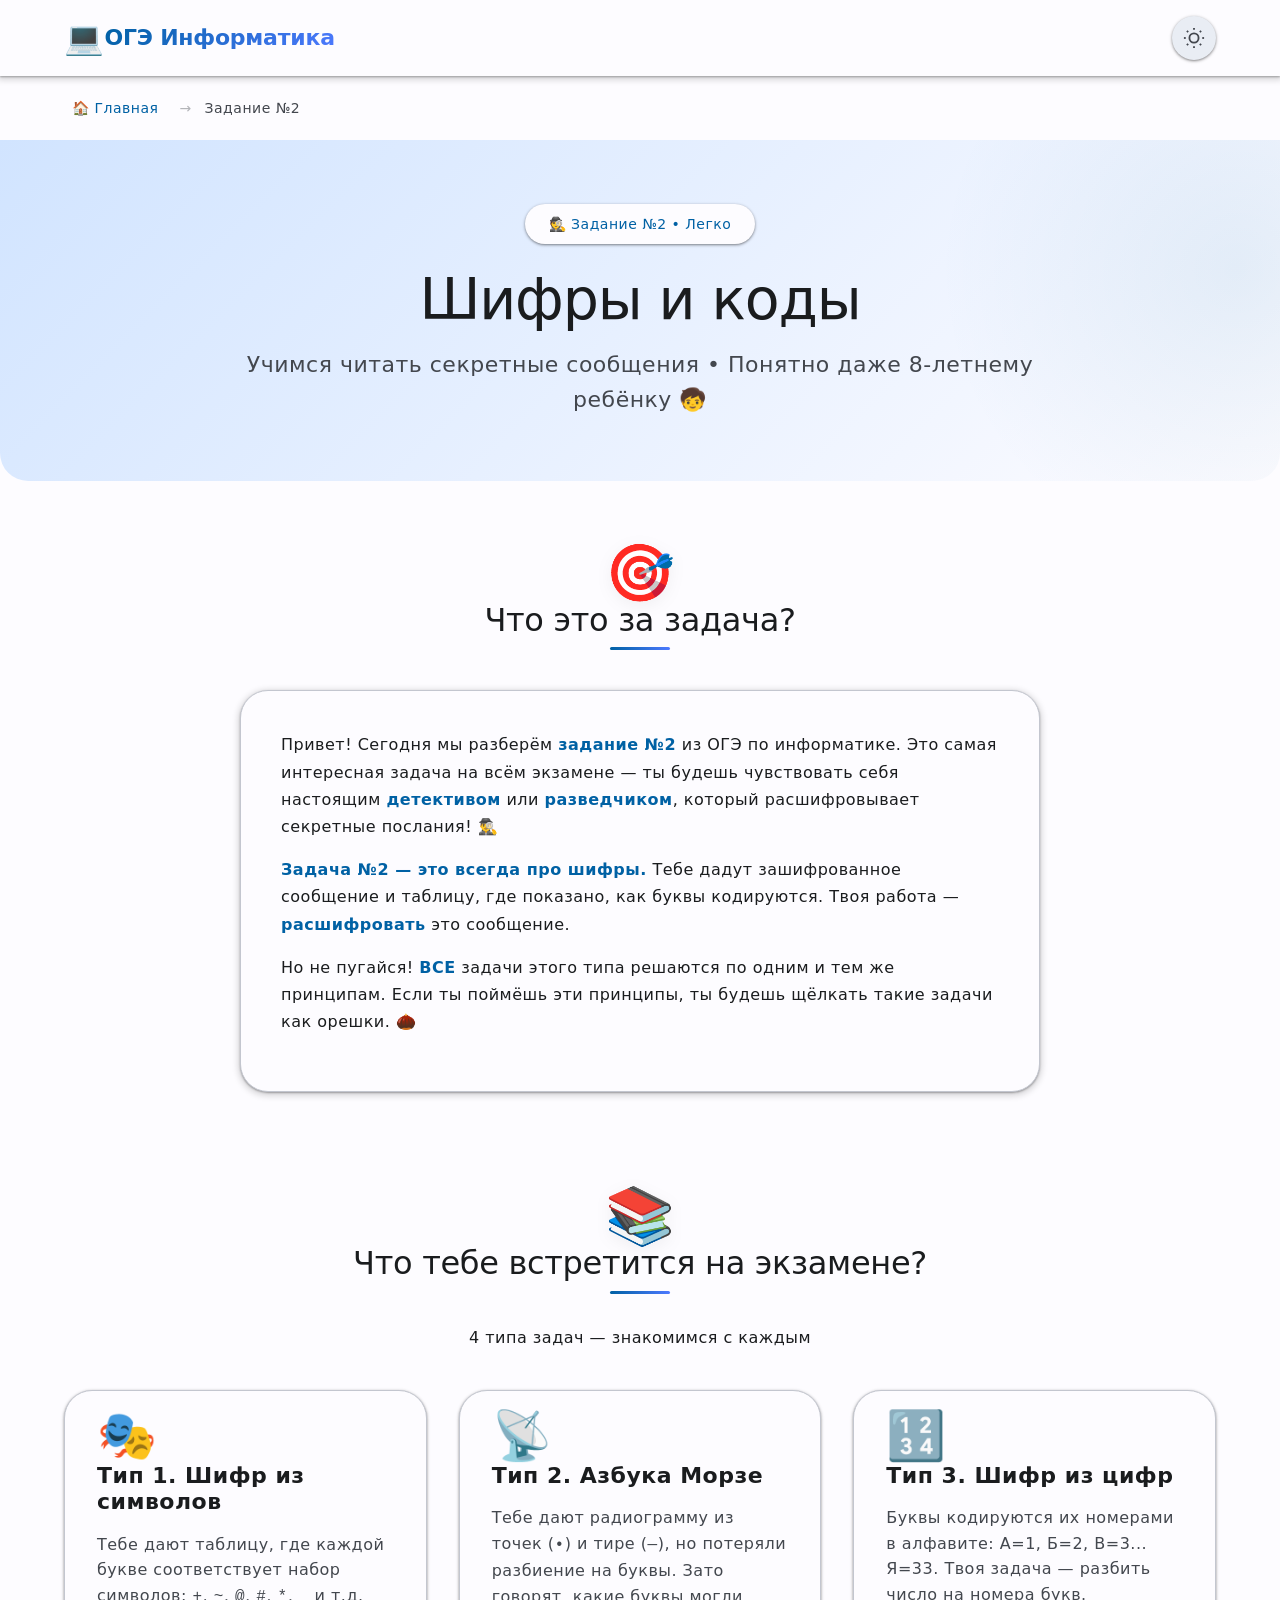
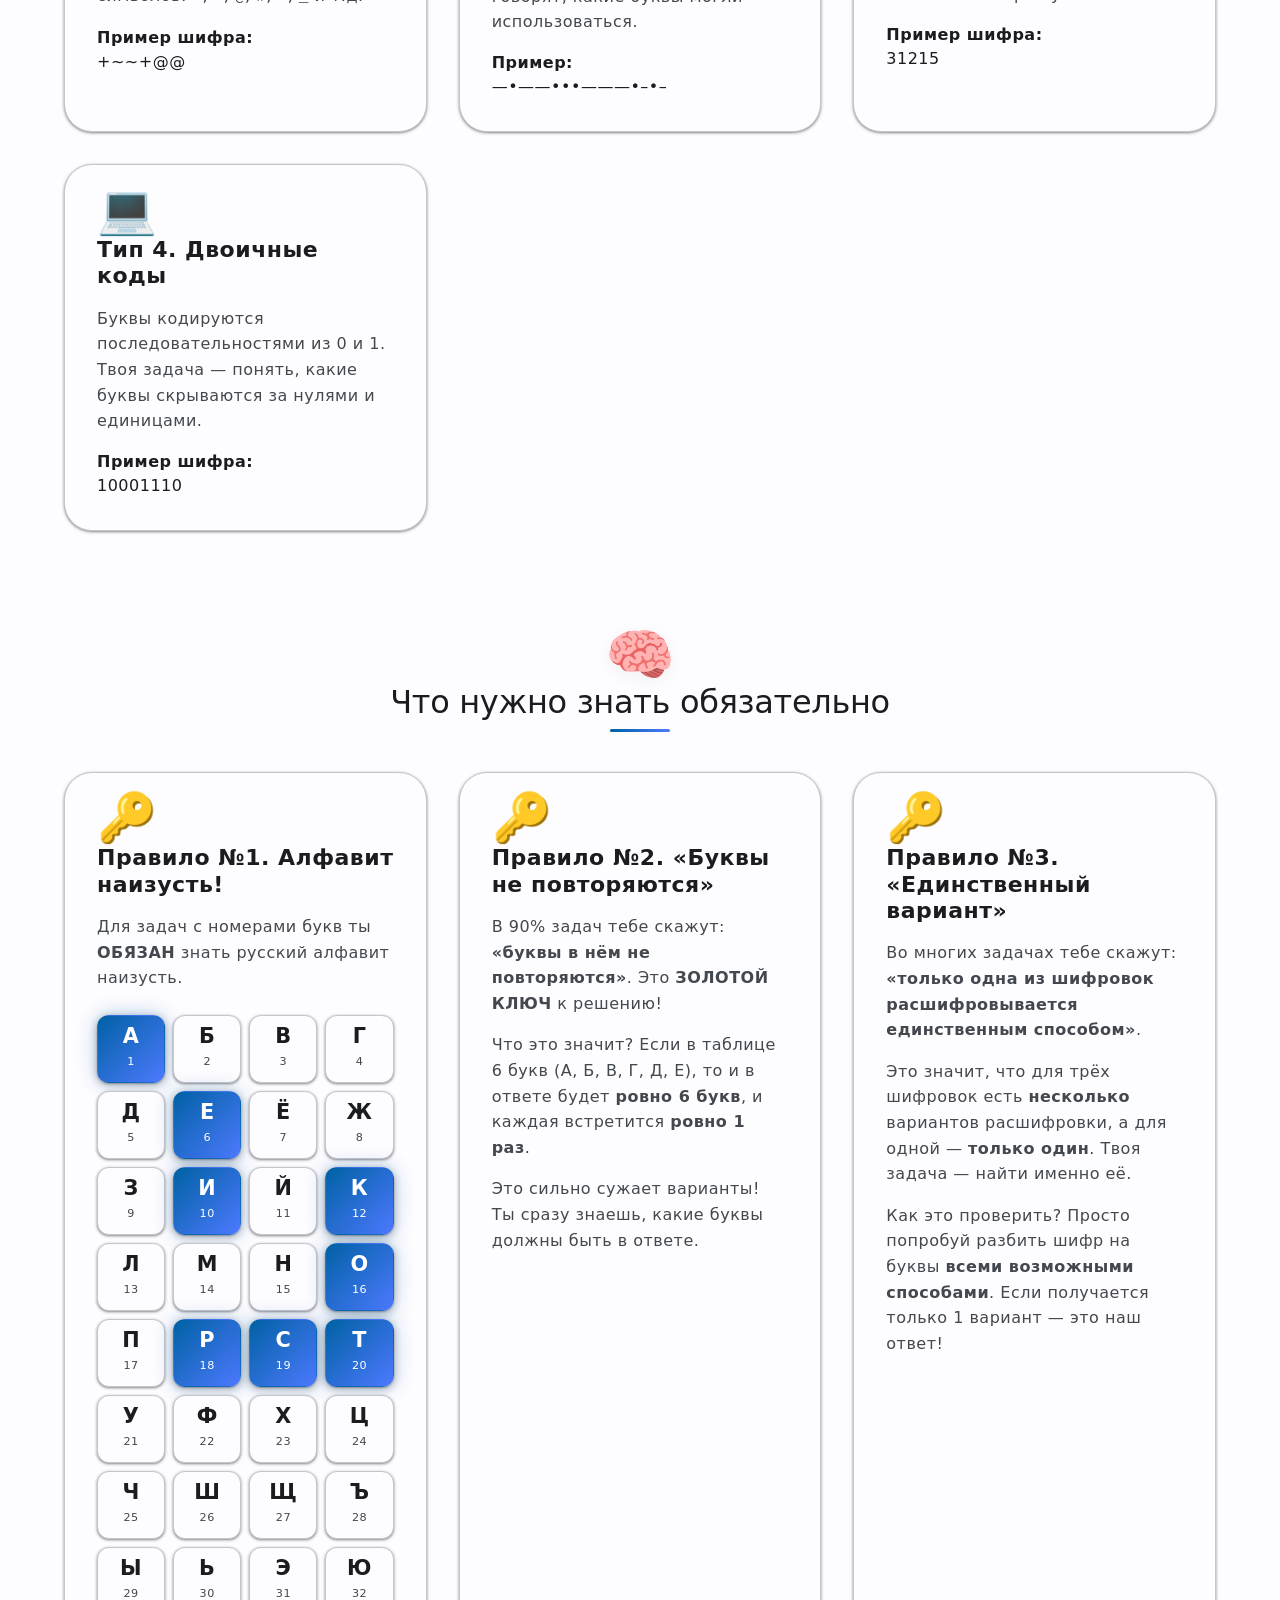
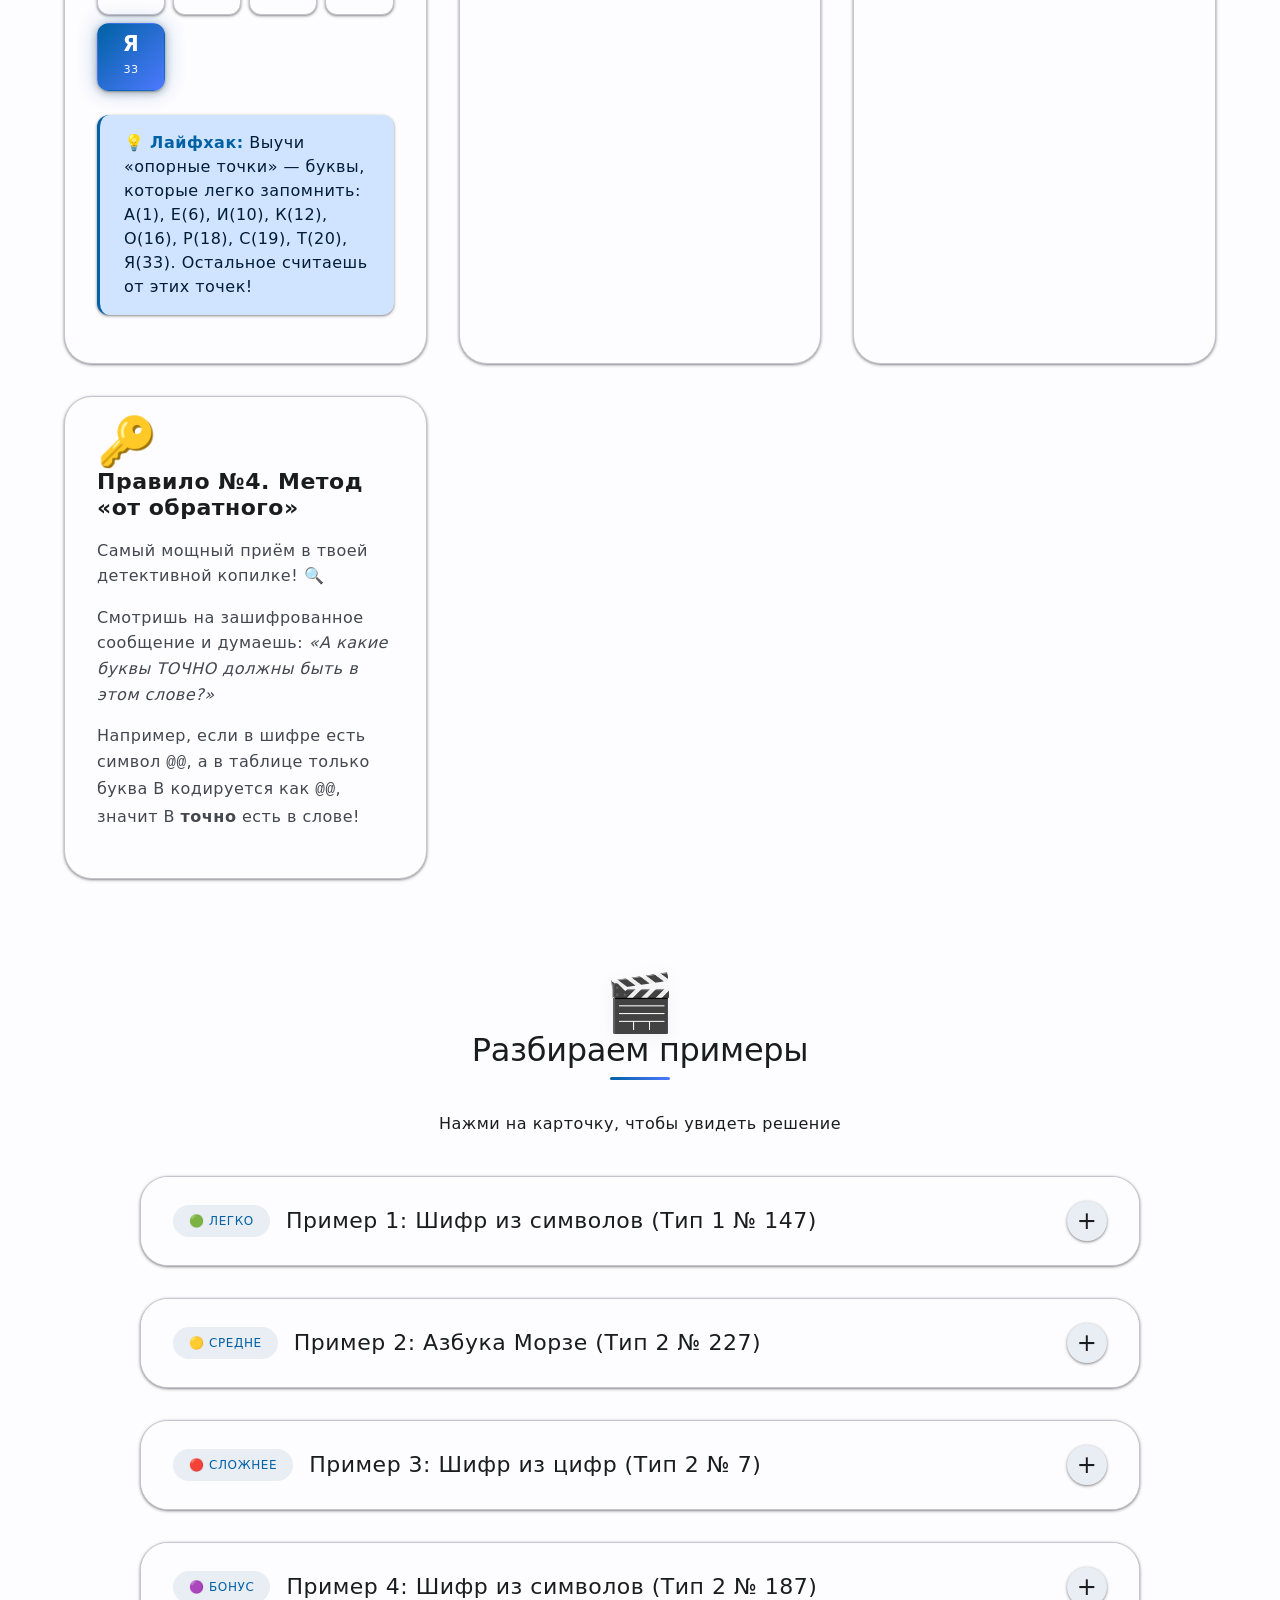
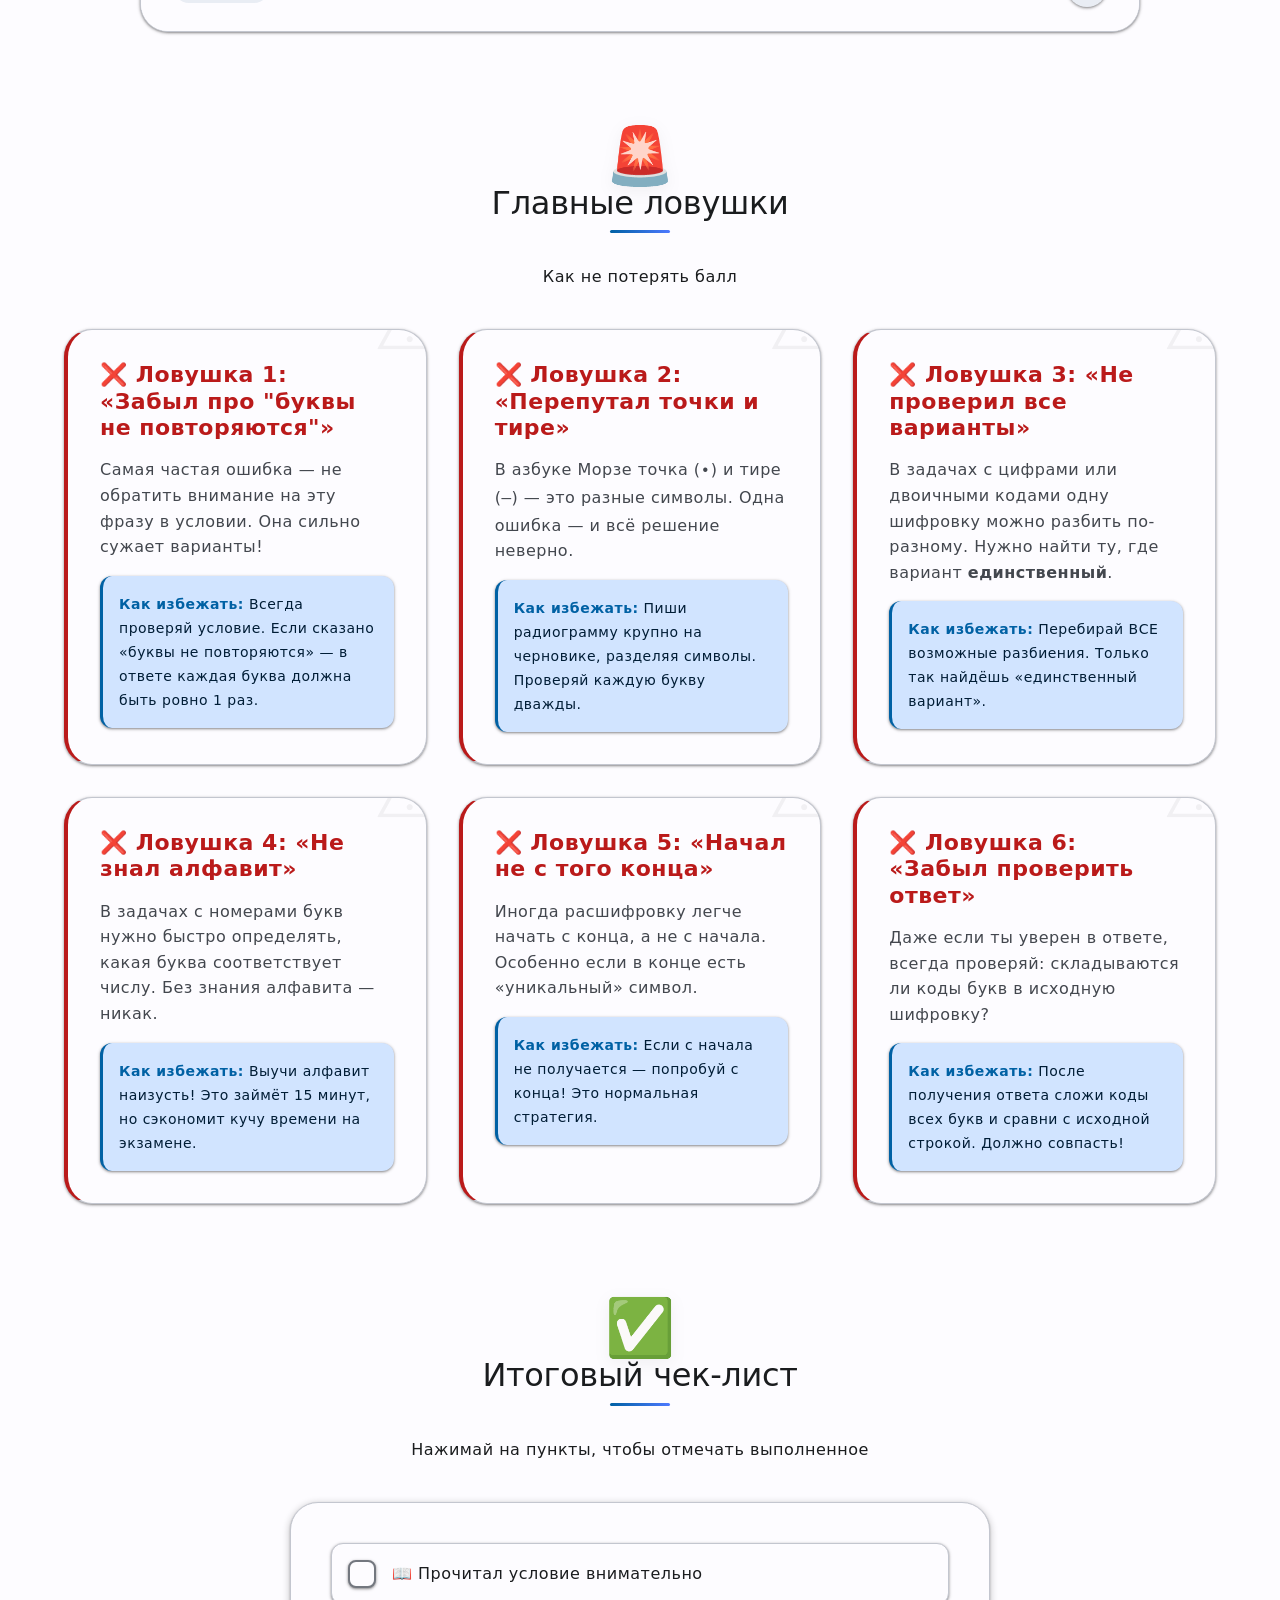
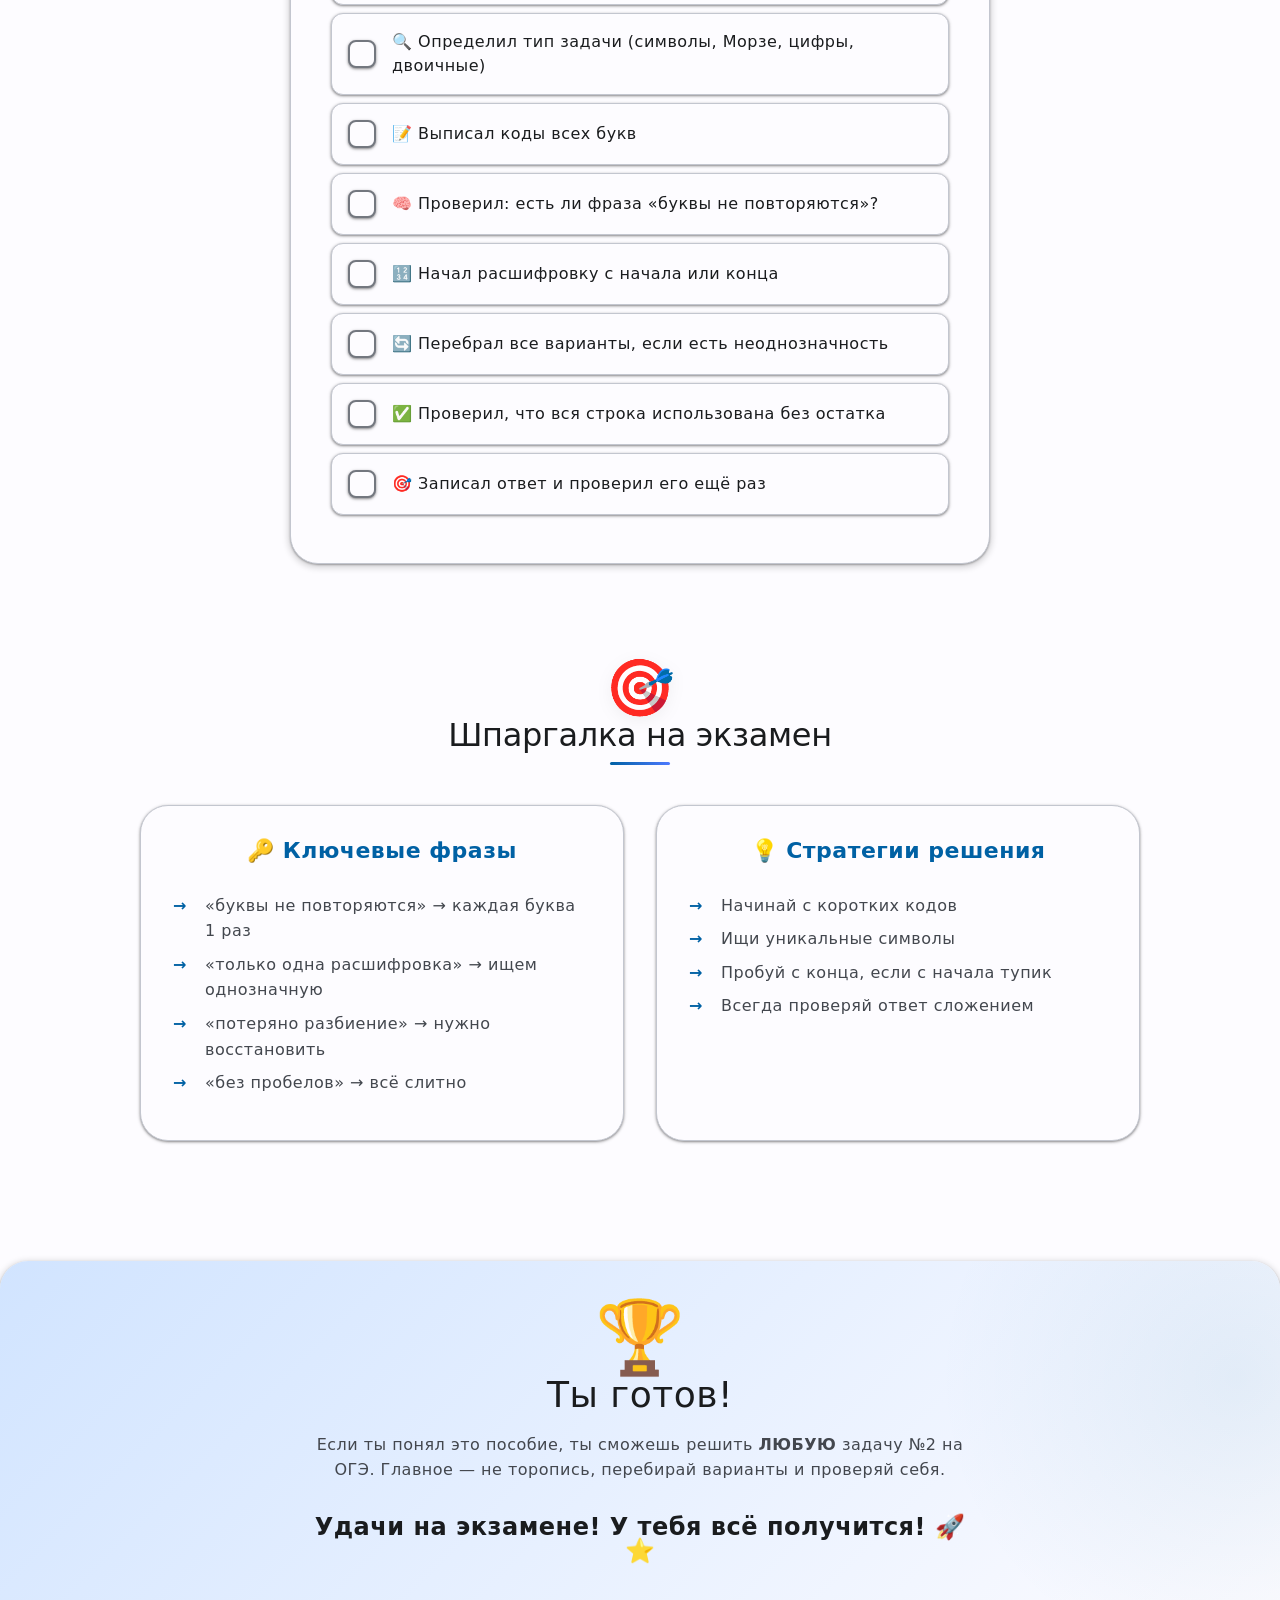
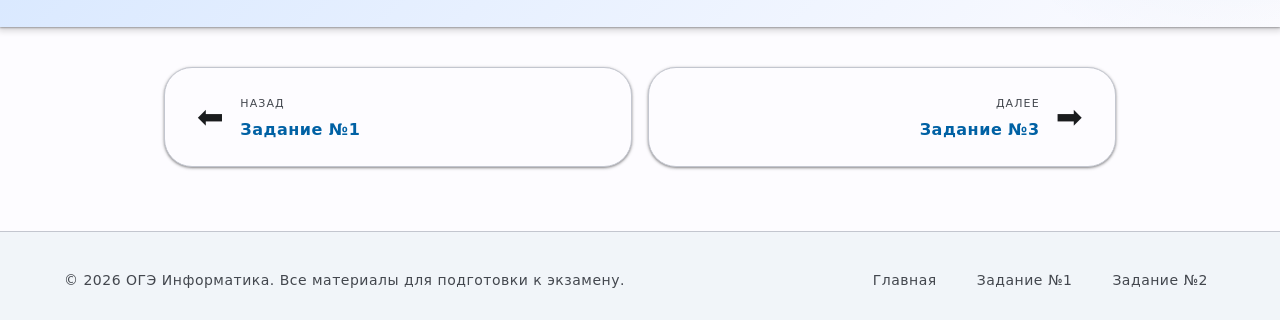
<file: task2.html>
<!DOCTYPE html>
<html lang="ru" data-theme="light">
<head>
    <meta charset="UTF-8">
    <meta name="viewport" content="width=device-width, initial-scale=1.0">
    <meta name="description" content="Задача №2 ОГЭ по информатике — шифры и коды. Полное пособие с нуля. Понятно даже 8-летнему ребёнку!">
    <title>Задача №2 — Шифры и коды | ОГЭ Информатика</title>
    
    <link rel="icon" type="image/svg+xml" href="data:image/svg+xml,<svg xmlns='http://www.w3.org/2000/svg' viewBox='0 0 100 100'><text y='.9em' font-size='90'>🕵️</text></svg>">
    
    <link rel="stylesheet" href="style.css">
    <link rel="preconnect" href="https://fonts.googleapis.com">
    <link rel="preconnect" href="https://fonts.gstatic.com" crossorigin>
    <link href="https://fonts.googleapis.com/css2?family=Inter:wght@400;500;600;700;800;900&display=swap" rel="stylesheet">
</head>
<body>
    <!-- Reading Progress Bar -->
    <div class="progress-bar" id="progressBar"></div>
    
    <!-- Header -->
    <header class="header" id="header">
        <div class="container">
            <div class="header-content">
                <div class="logo">
                    <a href="index.html" style="text-decoration: none; display: flex; align-items: center; gap: var(--spacing-sm);">
                        <span class="logo-icon">💻</span>
                        <h1 class="logo-text">ОГЭ Информатика</h1>
                    </a>
                </div>
                <button class="theme-toggle" id="themeToggle" aria-label="Переключить тему">
                    <svg class="theme-icon sun-icon" viewBox="0 0 24 24" fill="none" stroke="currentColor" stroke-width="2">
                        <circle cx="12" cy="12" r="5"></circle>
                        <line x1="12" y1="1" x2="12" y2="3"></line>
                        <line x1="12" y1="21" x2="12" y2="23"></line>
                        <line x1="4.22" y1="4.22" x2="5.64" y2="5.64"></line>
                        <line x1="18.36" y1="18.36" x2="19.78" y2="19.78"></line>
                        <line x1="1" y1="12" x2="3" y2="12"></line>
                        <line x1="21" y1="12" x2="23" y2="12"></line>
                        <line x1="4.22" y1="19.78" x2="5.64" y2="18.36"></line>
                        <line x1="18.36" y1="5.64" x2="19.78" y2="4.22"></line>
                    </svg>
                    <svg class="theme-icon moon-icon" viewBox="0 0 24 24" fill="none" stroke="currentColor" stroke-width="2">
                        <path d="M21 12.79A9 9 0 1 1 11.21 3 7 7 0 0 0 21 12.79z"></path>
                    </svg>
                </button>
            </div>
        </div>
    </header>
    
    <!-- Breadcrumbs -->
    <div class="container">
        <nav class="breadcrumbs">
            <a href="index.html">🏠 Главная</a>
            <span class="separator">→</span>
            <span>Задание №2</span>
        </nav>
    </div>
    
    <!-- Task Hero -->
    <section class="task-hero">
        <div class="container">
            <div class="task-hero-content">
                <div class="task-badge">🕵️ Задание №2 • Легко</div>
                <h1 class="task-hero-title">Шифры и коды</h1>
                <p class="task-hero-subtitle">Учимся читать секретные сообщения • Понятно даже 8-летнему ребёнку 🧒</p>
            </div>
        </div>
    </section>
    
    <!-- What is this task? -->
    <section class="content-section">
        <div class="container">
            <div class="section-header scroll-animate">
                <div class="section-emoji">🎯</div>
                <h2 class="section-heading">Что это за задача?</h2>
            </div>
            
            <div class="intro-card scroll-animate">
                <p>Привет! Сегодня мы разберём <strong>задание №2</strong> из ОГЭ по информатике. Это самая интересная задача на всём экзамене — ты будешь чувствовать себя настоящим <strong>детективом</strong> или <strong>разведчиком</strong>, который расшифровывает секретные послания! 🕵️‍♂️</p>
                
                <p><strong>Задача №2 — это всегда про шифры.</strong> Тебе дадут зашифрованное сообщение и таблицу, где показано, как буквы кодируются. Твоя работа — <strong>расшифровать</strong> это сообщение.</p>
                
                <p>Но не пугайся! <strong>ВСЕ</strong> задачи этого типа решаются по одним и тем же принципам. Если ты поймёшь эти принципы, ты будешь щёлкать такие задачи как орешки. 🌰</p>
            </div>
        </div>
    </section>
    
    <!-- 4 Types of Tasks -->
    <section class="content-section" style="background: var(--surface-container-low);">
        <div class="container">
            <div class="section-header scroll-animate">
                <div class="section-emoji">📚</div>
                <h2 class="section-heading">Что тебе встретится на экзамене?</h2>
                <p style="color: var(--on-surface-variant); margin-top: var(--spacing-sm);">4 типа задач — знакомимся с каждым</p>
            </div>
            
            <div class="types-grid">
                <!-- Type 1 -->
                <div class="type-card scroll-animate">
                    <div class="type-icon">🎭</div>
                    <h3 class="type-title">Тип 1. Шифр из символов</h3>
                    <p class="type-description">Тебе дают таблицу, где каждой букве соответствует набор символов: <code>+</code>, <code>~</code>, <code>@</code>, <code>#</code>, <code>*</code>, <code>_</code> и т.д.</p>
                    <div class="code-example">
                        <strong>Пример шифра:</strong><br>
                        +~~+@@
                    </div>
                </div>
                
                <!-- Type 2 -->
                <div class="type-card scroll-animate">
                    <div class="type-icon">📡</div>
                    <h3 class="type-title">Тип 2. Азбука Морзе</h3>
                    <p class="type-description">Тебе дают радиограмму из точек (<code>•</code>) и тире (<code>—</code>), но потеряли разбиение на буквы. Зато говорят, какие буквы могли использоваться.</p>
                    <div class="code-example">
                        <strong>Пример:</strong><br>
                        —•——•••———•–•–
                    </div>
                </div>
                
                <!-- Type 3 -->
                <div class="type-card scroll-animate">
                    <div class="type-icon">🔢</div>
                    <h3 class="type-title">Тип 3. Шифр из цифр</h3>
                    <p class="type-description">Буквы кодируются их номерами в алфавите: А=1, Б=2, В=3... Я=33. Твоя задача — разбить число на номера букв.</p>
                    <div class="code-example">
                        <strong>Пример шифра:</strong><br>
                        31215
                    </div>
                </div>
                
                <!-- Type 4 -->
                <div class="type-card scroll-animate">
                    <div class="type-icon">💻</div>
                    <h3 class="type-title">Тип 4. Двоичные коды</h3>
                    <p class="type-description">Буквы кодируются последовательностями из 0 и 1. Твоя задача — понять, какие буквы скрываются за нулями и единицами.</p>
                    <div class="code-example">
                        <strong>Пример шифра:</strong><br>
                        10001110
                    </div>
                </div>
            </div>
        </div>
    </section>
    
    <!-- 4 Rules -->
    <section class="content-section">
        <div class="container">
            <div class="section-header scroll-animate">
                <div class="section-emoji">🧠</div>
                <h2 class="section-heading">Что нужно знать обязательно</h2>
            </div>
            
            <div class="rules-grid">
                <!-- Rule 1 -->
                <div class="rule-card scroll-animate">
                    <div class="rule-icon">🔑</div>
                    <h3 class="rule-title">Правило №1. Алфавит наизусть!</h3>
                    <p class="rule-description">Для задач с номерами букв ты <strong>ОБЯЗАН</strong> знать русский алфавит наизусть.</p>
                    
                    <div class="alphabet-grid">
                        <div class="alphabet-item highlight">
                            <span class="alphabet-letter">А</span>
                            <span class="alphabet-number">1</span>
                        </div>
                        <div class="alphabet-item">
                            <span class="alphabet-letter">Б</span>
                            <span class="alphabet-number">2</span>
                        </div>
                        <div class="alphabet-item">
                            <span class="alphabet-letter">В</span>
                            <span class="alphabet-number">3</span>
                        </div>
                        <div class="alphabet-item">
                            <span class="alphabet-letter">Г</span>
                            <span class="alphabet-number">4</span>
                        </div>
                        <div class="alphabet-item">
                            <span class="alphabet-letter">Д</span>
                            <span class="alphabet-number">5</span>
                        </div>
                        <div class="alphabet-item highlight">
                            <span class="alphabet-letter">Е</span>
                            <span class="alphabet-number">6</span>
                        </div>
                        <div class="alphabet-item">
                            <span class="alphabet-letter">Ё</span>
                            <span class="alphabet-number">7</span>
                        </div>
                        <div class="alphabet-item">
                            <span class="alphabet-letter">Ж</span>
                            <span class="alphabet-number">8</span>
                        </div>
                        <div class="alphabet-item">
                            <span class="alphabet-letter">З</span>
                            <span class="alphabet-number">9</span>
                        </div>
                        <div class="alphabet-item highlight">
                            <span class="alphabet-letter">И</span>
                            <span class="alphabet-number">10</span>
                        </div>
                        <div class="alphabet-item">
                            <span class="alphabet-letter">Й</span>
                            <span class="alphabet-number">11</span>
                        </div>
                        <div class="alphabet-item highlight">
                            <span class="alphabet-letter">К</span>
                            <span class="alphabet-number">12</span>
                        </div>
                        <div class="alphabet-item">
                            <span class="alphabet-letter">Л</span>
                            <span class="alphabet-number">13</span>
                        </div>
                        <div class="alphabet-item">
                            <span class="alphabet-letter">М</span>
                            <span class="alphabet-number">14</span>
                        </div>
                        <div class="alphabet-item">
                            <span class="alphabet-letter">Н</span>
                            <span class="alphabet-number">15</span>
                        </div>
                        <div class="alphabet-item highlight">
                            <span class="alphabet-letter">О</span>
                            <span class="alphabet-number">16</span>
                        </div>
                        <div class="alphabet-item">
                            <span class="alphabet-letter">П</span>
                            <span class="alphabet-number">17</span>
                        </div>
                        <div class="alphabet-item highlight">
                            <span class="alphabet-letter">Р</span>
                            <span class="alphabet-number">18</span>
                        </div>
                        <div class="alphabet-item highlight">
                            <span class="alphabet-letter">С</span>
                            <span class="alphabet-number">19</span>
                        </div>
                        <div class="alphabet-item highlight">
                            <span class="alphabet-letter">Т</span>
                            <span class="alphabet-number">20</span>
                        </div>
                        <div class="alphabet-item">
                            <span class="alphabet-letter">У</span>
                            <span class="alphabet-number">21</span>
                        </div>
                        <div class="alphabet-item">
                            <span class="alphabet-letter">Ф</span>
                            <span class="alphabet-number">22</span>
                        </div>
                        <div class="alphabet-item">
                            <span class="alphabet-letter">Х</span>
                            <span class="alphabet-number">23</span>
                        </div>
                        <div class="alphabet-item">
                            <span class="alphabet-letter">Ц</span>
                            <span class="alphabet-number">24</span>
                        </div>
                        <div class="alphabet-item">
                            <span class="alphabet-letter">Ч</span>
                            <span class="alphabet-number">25</span>
                        </div>
                        <div class="alphabet-item">
                            <span class="alphabet-letter">Ш</span>
                            <span class="alphabet-number">26</span>
                        </div>
                        <div class="alphabet-item">
                            <span class="alphabet-letter">Щ</span>
                            <span class="alphabet-number">27</span>
                        </div>
                        <div class="alphabet-item">
                            <span class="alphabet-letter">Ъ</span>
                            <span class="alphabet-number">28</span>
                        </div>
                        <div class="alphabet-item">
                            <span class="alphabet-letter">Ы</span>
                            <span class="alphabet-number">29</span>
                        </div>
                        <div class="alphabet-item">
                            <span class="alphabet-letter">Ь</span>
                            <span class="alphabet-number">30</span>
                        </div>
                        <div class="alphabet-item">
                            <span class="alphabet-letter">Э</span>
                            <span class="alphabet-number">31</span>
                        </div>
                        <div class="alphabet-item">
                            <span class="alphabet-letter">Ю</span>
                            <span class="alphabet-number">32</span>
                        </div>
                        <div class="alphabet-item highlight">
                            <span class="alphabet-letter">Я</span>
                            <span class="alphabet-number">33</span>
                        </div>
                    </div>
                    
                    <div class="info-box">
                        💡 <strong>Лайфхак:</strong> Выучи «опорные точки» — буквы, которые легко запомнить: А(1), Е(6), И(10), К(12), О(16), Р(18), С(19), Т(20), Я(33). Остальное считаешь от этих точек!
                    </div>
                </div>
                
                <!-- Rule 2 -->
                <div class="rule-card scroll-animate">
                    <div class="rule-icon">🔑</div>
                    <h3 class="rule-title">Правило №2. «Буквы не повторяются»</h3>
                    <p class="rule-description">В 90% задач тебе скажут: <strong>«буквы в нём не повторяются»</strong>. Это <strong>ЗОЛОТОЙ КЛЮЧ</strong> к решению!</p>
                    <p class="rule-description">Что это значит? Если в таблице 6 букв (А, Б, В, Г, Д, Е), то и в ответе будет <strong>ровно 6 букв</strong>, и каждая встретится <strong>ровно 1 раз</strong>.</p>
                    <p class="rule-description">Это сильно сужает варианты! Ты сразу знаешь, какие буквы должны быть в ответе.</p>
                </div>
                
                <!-- Rule 3 -->
                <div class="rule-card scroll-animate">
                    <div class="rule-icon">🔑</div>
                    <h3 class="rule-title">Правило №3. «Единственный вариант»</h3>
                    <p class="rule-description">Во многих задачах тебе скажут: <strong>«только одна из шифровок расшифровывается единственным способом»</strong>.</p>
                    <p class="rule-description">Это значит, что для трёх шифровок есть <strong>несколько</strong> вариантов расшифровки, а для одной — <strong>только один</strong>. Твоя задача — найти именно её.</p>
                    <p class="rule-description">Как это проверить? Просто попробуй разбить шифр на буквы <strong>всеми возможными способами</strong>. Если получается только 1 вариант — это наш ответ!</p>
                </div>
                
                <!-- Rule 4 -->
                <div class="rule-card scroll-animate">
                    <div class="rule-icon">🔑</div>
                    <h3 class="rule-title">Правило №4. Метод «от обратного»</h3>
                    <p class="rule-description">Самый мощный приём в твоей детективной копилке! 🔍</p>
                    <p class="rule-description">Смотришь на зашифрованное сообщение и думаешь: <em>«А какие буквы ТОЧНО должны быть в этом слове?»</em></p>
                    <p class="rule-description">Например, если в шифре есть символ <code>@@</code>, а в таблице только буква В кодируется как <code>@@</code>, значит В <strong>точно</strong> есть в слове!</p>
                </div>
            </div>
        </div>
    </section>
    
    <!-- Examples -->
    <section class="content-section" style="background: var(--surface-container-low);">
        <div class="container">
            <div class="section-header scroll-animate">
                <div class="section-emoji">🎬</div>
                <h2 class="section-heading">Разбираем примеры</h2>
                <p style="color: var(--on-surface-variant); margin-top: var(--spacing-sm);">Нажми на карточку, чтобы увидеть решение</p>
            </div>
            
            <div class="examples-container">
                <!-- Example 1 -->
                <div class="example-card scroll-animate">
                    <div class="example-header" onclick="toggleExample(this)">
                        <div class="example-title">
                            <span class="example-difficulty">🟢 Легко</span>
                            <span>Пример 1: Шифр из символов (Тип 1 № 147)</span>
                        </div>
                        <div class="example-toggle">+</div>
                    </div>
                    <div class="example-content">
                        <div class="example-body">
                            <div class="example-task">
                                <strong>Задача:</strong> Вася и Петя играли в шпионов и кодировали сообщения собственным шифром. Фрагмент кодовой таблицы:
                                                                <table class="encoding-table" style="margin-top: var(--spacing-md);">
                                    <thead>
                                        <tr>
                                            <th>К</th>
                                            <th>Л</th>
                                            <th>М</th>
                                            <th>П</th>
                                            <th>О</th>
                                            <th>И</th>
                                        </tr>
                                    </thead>
                                    <tbody>
                                        <tr>
                                            <td>@+</td>
                                            <td>~+</td>
                                            <td>+@</td>
                                            <td>@~+</td>
                                            <td>+</td>
                                            <td>~</td>
                                        </tr>
                                    </tbody>
                                </table>
                                <br>
                                Расшифруйте сообщение, если известно, что буквы в нем не повторяются: <strong>+~+~+@@~+</strong>
                            </div>
                            
                            <div class="solution-step">
                                <div class="step-emoji">🔍</div>
                                <div class="solution-text">
                                    <strong>Шаг 1.</strong> В таблице 6 букв: К, Л, М, П, О, И. Значит, в ответе будет 6 букв, и каждая встретится 1 раз.
                                </div>
                            </div>
                            
                            <div class="solution-step">
                                <div class="step-emoji">🔍</div>
                                <div class="solution-text">
                                    <strong>Шаг 2.</strong> Смотрим на таблицу внимательно:
                                    <ul class="symbol-list">
                                        <li><strong>О</strong> = <code>+</code> (самый короткий код!)</li>
                                        <li><strong>И</strong> = <code>~</code> (тоже короткий)</li>
                                        <li><strong>К</strong> = <code>@+</code></li>
                                        <li><strong>Л</strong> = <code>~+</code></li>
                                        <li><strong>М</strong> = <code>+@</code></li>
                                        <li><strong>П</strong> = <code>@~+</code> (самый длинный)</li>
                                    </ul>
                                </div>
                            </div>
                            
                            <div class="solution-step">
                                <div class="step-emoji">🔍</div>
                                <div class="solution-text">
                                    <strong>Шаг 3.</strong> Шифр: <code>+~+~+@@~+</code>. Начинаем расшифровку с самого «понятного» места — с конца!
                                    <div class="code-block">+ ~ + ~ + @ @ ~ +</div>
                                    Последние 3 символа <code>@~+</code> — это точно <strong>П</strong>! ✅
                                </div>
                            </div>
                            
                            <div class="solution-step">
                                <div class="step-emoji">🔍</div>
                                <div class="solution-text">
                                    <strong>Шаг 4.</strong> Отрезаем П. Остаётся: <code>+~+~+@</code>
                                    <br>Перед П идёт <code>@</code>. Что может заканчиваться на <code>@</code>? Только <strong>М</strong> = <code>+@</code>! ✅
                                </div>
                            </div>
                            
                            <div class="solution-step">
                                <div class="step-emoji">🔍</div>
                                <div class="solution-text">
                                    <strong>Шаг 5.</strong> Отрезаем М. Остаётся: <code>+~+~</code>
                                    <br>Разбираем: <code>+</code> = <strong>О</strong>, <code>~+</code> = <strong>Л</strong>, <code>~</code> = <strong>И</strong> ✅
                                </div>
                            </div>
                            
                            <div class="solution-step">
                                <div class="step-emoji">🔍</div>
                                <div class="solution-text">
                                    <strong>Шаг 6.</strong> Получилось: <strong>О Л И М П</strong> — 5 букв. Но в таблице 6 букв! Значит, буква К должна быть где-то ещё...
                                    <br><br>
                                    ⚠️ Стоп! Перечитаем условие: «буквы в нём <strong>не повторяются</strong>». Это значит, что буквы НЕ ПОВТОРЯЮТСЯ, но не обязательно, что ВСЕ буквы из таблицы использованы!
                                </div>
                            </div>
                            
                            <div class="solution-step">
                                <div class="step-emoji">✅</div>
                                <div class="solution-text">
                                    <strong>Проверка:</strong> О, Л, И, М, П — все разные буквы. ✅
                                    <br>Складываем коды: <code>+</code> + <code>~+</code> + <code>~</code> + <code>+@</code> + <code>@~+</code> = <code>+~+~+@@~+</code> ✅
                                </div>
                            </div>
                            
                            <div class="answer-box">🎉 Ответ: ОЛИМП</div>
                        </div>
                    </div>
                </div>
                
                <!-- Example 2 -->
                <div class="example-card scroll-animate">
                    <div class="example-header" onclick="toggleExample(this)">
                        <div class="example-title">
                            <span class="example-difficulty">🟡 Средне</span>
                            <span>Пример 2: Азбука Морзе (Тип 2 № 227)</span>
                        </div>
                        <div class="example-toggle">+</div>
                    </div>
                    <div class="example-content">
                        <div class="example-body">
                            <div class="example-task">
                                <strong>Задача:</strong> От разведчика была получена шифрованная радиограмма:
                                <div class="code-block">––•–––––•••–––•–•–</div>
                                Известно, что в радиограмме использовались только следующие буквы:
                                <table class="encoding-table" style="margin-top: var(--spacing-md);">
                                    <thead>
                                        <tr>
                                            <th>А</th>
                                            <th>Г</th>
                                            <th>М</th>
                                            <th>К</th>
                                            <th>Ю</th>
                                        </tr>
                                    </thead>
                                    <tbody>
                                        <tr>
                                            <td>•–</td>
                                            <td>––•</td>
                                            <td>––</td>
                                            <td>–•–</td>
                                            <td>••––</td>
                                        </tr>
                                    </tbody>
                                </table>
                            </div>
                            
                            <div class="solution-step">
                                <div class="step-emoji">🔍</div>
                                <div class="solution-text">
                                    <strong>Шаг 1.</strong> Выписываем коды букв:
                                    <ul class="symbol-list">
                                        <li><strong>А</strong> = <code>•–</code></li>
                                        <li><strong>Г</strong> = <code>––•</code></li>
                                        <li><strong>М</strong> = <code>––</code></li>
                                        <li><strong>К</strong> = <code>–•–</code></li>
                                        <li><strong>Ю</strong> = <code>••––</code></li>
                                    </ul>
                                </div>
                            </div>
                            
                            <div class="solution-step">
                                <div class="step-emoji">🔍</div>
                                <div class="solution-text">
                                    <strong>Шаг 2.</strong> Разбиваем радиограмму на символы:
                                    <div class="code-block">– – • – – – – – • • • – – – • – • –</div>
                                    Всего <strong>18 символов</strong>.
                                </div>
                            </div>
                            
                            <div class="solution-step">
                                <div class="step-emoji">🔍</div>
                                <div class="solution-text">
                                    <strong>Шаг 3.</strong> Начинаем с начала. Первые символы: <code>––•...</code>
                                    <br>Это точно <strong>Г</strong> = <code>––•</code> ✅
                                    <br>Отрезаем. Остаётся: <code>––––•••–––•–•–</code>
                                </div>
                            </div>
                            
                            <div class="solution-step">
                                <div class="step-emoji">🔍</div>
                                <div class="solution-text">
                                    <strong>Шаг 4.</strong> Следующие символы: <code>–––...</code>
                                    <br>Что может начинаться с <code>––</code>? Только <strong>М</strong> = <code>––</code> (Г = <code>––•</code> не подходит, т.к. 3-й символ это <code>–</code>, а не <code>•</code>) ✅
                                    <br>Отрезаем. Остаётся: <code>––•••–––•–•–</code>
                                </div>
                            </div>
                            
                            <div class="solution-step">
                                <div class="step-emoji">🔍</div>
                                <div class="solution-text">
                                    <strong>Шаг 5.</strong> Снова <code>––•...</code> — это <strong>М</strong> = <code>––</code> (Г не подходит по той же причине).
                                    <br>Отрезаем. Остаётся: <code>–•••–––•–•–</code>
                                </div>
                            </div>
                            
                            <div class="solution-step">
                                <div class="step-emoji">🔍</div>
                                <div class="solution-text">
                                    <strong>Шаг 6.</strong> Начинается с <code>–•...</code>
                                    <br>Что может начинаться с <code>–</code>? 
                                    <ul class="symbol-list">
                                        <li><strong>К</strong> = <code>–•–</code> — но 2-й символ <code>•</code>, а 3-й <code>•</code>, не подходит</li>
                                        <li><strong>М</strong> = <code>––</code> — 2-й символ <code>•</code>, не подходит</li>
                                        <li><strong>Г</strong> = <code>––•</code> — 2-й символ <code>•</code>, не подходит</li>
                                    </ul>
                                    ⚠️ Тупик! Значит, первая буква — <strong>НЕ Г</strong>, а <strong>М</strong> = <code>––</code>!
                                </div>
                            </div>
                            
                            <div class="solution-step">
                                <div class="step-emoji">🔍</div>
                                <div class="solution-text">
                                    <strong>Шаг 7.</strong> Возвращаемся. Первая буква — <strong>М</strong> = <code>––</code>.
                                    <br>Остаётся: <code>•–––––•••–––•–•–</code>
                                    <br>Начинается с <code>•</code>. Это может быть:
                                    <ul class="symbol-list">
                                        <li><strong>А</strong> = <code>•–</code> ✅</li>
                                        <li><strong>Ю</strong> = <code>••––</code> — но 2-й символ <code>–</code>, не подходит</li>
                                    </ul>
                                    Значит, <strong>А</strong> = <code>•–</code>. Отрезаем. Остаётся: <code>––––•••–––•–•–</code>
                                </div>
                            </div>
                            
                            <div class="solution-step">
                                <div class="step-emoji">🔍</div>
                                <div class="solution-text">
                                    <strong>Шаг 8.</strong> Дальше по той же логике:
                                    <br><code>––</code> = <strong>М</strong> → <code>––</code> = <strong>М</strong> → <code>••––</code> = <strong>Ю</strong> → <code>––•</code> = <strong>Г</strong> → <code>–•–</code> = <strong>К</strong> ✅
                                </div>
                            </div>
                            
                            <div class="solution-step">
                                <div class="step-emoji">✅</div>
                                <div class="solution-text">
                                    <strong>Проверка:</strong> 
                                    <br>М(2) + А(2) + М(2) + М(2) + Ю(4) + Г(3) + К(3) = 18 символов ✅
                                </div>
                            </div>
                            
                            <div class="answer-box">🎉 Ответ: МАММЮГК</div>
                        </div>
                    </div>
                </div>
                
                <!-- Example 3 -->
                <div class="example-card scroll-animate">
                    <div class="example-header" onclick="toggleExample(this)">
                        <div class="example-title">
                            <span class="example-difficulty">🔴 Сложнее</span>
                            <span>Пример 3: Шифр из цифр (Тип 2 № 7)</span>
                        </div>
                        <div class="example-toggle">+</div>
                    </div>
                    <div class="example-content">
                        <div class="example-body">
                            <div class="example-task">
                                <strong>Задача:</strong> Валя шифрует русские слова, записывая вместо каждой буквы ее код:
                                <table class="encoding-table" style="margin-top: var(--spacing-md);">
                                    <thead>
                                        <tr>
                                            <th>А</th>
                                            <th>Д</th>
                                            <th>К</th>
                                            <th>Н</th>
                                            <th>О</th>
                                            <th>С</th>
                                        </tr>
                                    </thead>
                                    <tbody>
                                        <tr>
                                            <td>01</td>
                                            <td>100</td>
                                            <td>101</td>
                                            <td>10</td>
                                            <td>111</td>
                                            <td>000</td>
                                        </tr>
                                    </tbody>
                                </table>
                                <br>
                                Даны три кодовые цепочки: <strong>10111101</strong>, <strong>1010110</strong>, <strong>10111000</strong>
                                <br>Найдите среди них ту, которая имеет <strong>только одну</strong> расшифровку.
                            </div>
                            
                            <div class="solution-step">
                                <div class="step-emoji">🔍</div>
                                <div class="solution-text">
                                    <strong>Шаг 1.</strong> Замечаем важную вещь: коды <strong>Н</strong> = 10 и <strong>К</strong> = 101 начинаются одинаково! Это создаёт неоднозначность.
                                    <br>Также <strong>А</strong> = 01 и <strong>С</strong> = 000 начинаются с 0.
                                </div>
                            </div>
                            
                            <div class="solution-step">
                                <div class="step-emoji">🔍</div>
                                <div class="solution-text">
                                    <strong>Шаг 2. Проверяем первую цепочку: 10111101</strong>
                                    <br>Вариант 1: <code>101</code> = К, <code>111</code> = О, <code>01</code> = А → <strong>КОА</strong> ✅
                                    <br>Вариант 2: <code>10</code> = Н, <code>111</code> = О, <code>101</code> = К → <strong>НОК</strong> ✅
                                    <br><br>
                                    ⚠️ <strong>ДВА варианта!</strong> Не подходит.
                                </div>
                            </div>
                            
                            <div class="solution-step">
                                <div class="step-emoji">🔍</div>
                                <div class="solution-text">
                                    <strong>Шаг 3. Проверяем вторую цепочку: 1010110</strong>
                                    <br>Вариант 1: <code>101</code> = К, <code>01</code> = А, <code>10</code> = Н → <strong>КАН</strong> ✅
                                    <br>Вариант 2: <code>10</code> = Н, <code>101</code> = К, <code>10</code> = Н → <strong>НКН</strong> ✅
                                    <br><br>
                                    ⚠️ <strong>ДВА варианта!</strong> Не подходит.
                                </div>
                            </div>
                            
                            <div class="solution-step">
                                <div class="step-emoji">🔍</div>
                                <div class="solution-text">
                                    <strong>Шаг 4. Проверяем третью цепочку: 10111000</strong>
                                    <br>Пробуем начать с К = <code>101</code>: остаётся <code>11000</code>. 
                                    <br><code>110</code> — нет такой буквы! <code>111</code> — нет, у нас <code>110</code>. ⚠️ Тупик.
                                    <br><br>
                                    Пробуем начать с Н = <code>10</code>: остаётся <code>111000</code>.
                                    <br><code>111</code> = О, остаётся <code>000</code> = С ✅
                                    <br>Получилось: <strong>НОС</strong> ✅
                                    <br><br>
                                    Других вариантов нет! <strong>ТОЛЬКО ОДИН вариант!</strong>
                                </div>
                            </div>
                            
                            <div class="answer-box">🎉 Ответ: НОС</div>
                        </div>
                    </div>
                </div>
                
                <!-- Example 4 - Бонус -->
                <div class="example-card scroll-animate">
                    <div class="example-header" onclick="toggleExample(this)">
                        <div class="example-title">
                            <span class="example-difficulty">🟣 Бонус</span>
                            <span>Пример 4: Шифр из символов (Тип 2 № 187)</span>
                        </div>
                        <div class="example-toggle">+</div>
                    </div>
                    <div class="example-content">
                        <div class="example-body">
                            <div class="example-task">
                                <strong>Задача:</strong> Фрагмент кодовой таблицы:
                                <table class="encoding-table" style="margin-top: var(--spacing-md);">
                                    <thead>
                                        <tr>
                                            <th>Ж</th>
                                            <th>Е</th>
                                            <th>С</th>
                                            <th>А</th>
                                            <th>К</th>
                                            <th>Л</th>
                                        </tr>
                                    </thead>
                                    <tbody>
                                        <tr>
                                            <td>+#</td>
                                            <td>+^#</td>
                                            <td>#</td>
                                            <td>^</td>
                                            <td>^#</td>
                                            <td>#+</td>
                                        </tr>
                                    </tbody>
                                </table>
                                <br>
                                Расшифруйте сообщение (буквы не повторяются): <strong>#++^##^#^</strong>
                            </div>
                            
                            <div class="solution-step">
                                <div class="step-emoji">🔍</div>
                                <div class="solution-text">
                                    <strong>Шаг 1.</strong> Смотрим на таблицу. Самые короткие коды:
                                    <ul class="symbol-list">
                                        <li><strong>С</strong> = <code>#</code> (1 символ)</li>
                                        <li><strong>А</strong> = <code>^</code> (1 символ)</li>
                                    </ul>
                                    Это наши «опорные точки»!
                                </div>
                            </div>
                            
                            <div class="solution-step">
                                <div class="step-emoji">🔍</div>
                                <div class="solution-text">
                                    <strong>Шаг 2.</strong> Шифр: <code>#++^##^#^</code>
                                    <br>Начинаем с конца: <code>^</code> = <strong>А</strong> ✅
                                    <br>Перед ним: <code>#</code> = <strong>С</strong> ✅
                                    <br>Перед ним: <code>^</code> = <strong>А</strong>... но А уже была!
                                    <br><br>
                                    Значит, перед <code>#</code> не <code>^</code>, а что-то другое. Смотрим: <code>##^</code>
                                    <br><code>#+</code> = <strong>Л</strong>? Но перед <code>+</code> идёт <code>#</code>, а у нас <code>##</code>. Не подходит.
                                </div>
                            </div>
                            
                            <div class="solution-step">
                                <div class="step-emoji">🔍</div>
                                <div class="solution-text">
                                    <strong>Шаг 3.</strong> Попробуем с начала:
                                    <br><code>#</code> = <strong>С</strong> ✅
                                    <br>Дальше <code>++^##^#^</code>
                                    <br><code>+#</code> = <strong>Ж</strong>? Но у нас <code>++</code>, не подходит.
                                    <br>Значит, после С идёт что-то, начинающееся с <code>+</code>. Но нет буквы, начинающейся с <code>+</code>, кроме Ж = <code>+#</code>.
                                    <br><br>
                                    Стоп! А что если <code>#</code> — это не С, а часть другого кода?
                                </div>
                            </div>
                            
                            <div class="solution-step">
                                <div class="step-emoji">🔍</div>
                                <div class="solution-text">
                                    <strong>Шаг 4.</strong> Попробуем: <code>#+</code> = <strong>Л</strong> (первые 2 символа).
                                    <br>Остаётся: <code>+^##^#^</code>
                                    <br><code>+#</code> = <strong>Ж</strong>? Нет, у нас <code>+^</code>.
                                    <br><code>+^#</code> = <strong>Е</strong> ✅
                                    <br>Остаётся: <code>#^#^</code>
                                    <br><code>#</code> = <strong>С</strong>, <code>^</code> = <strong>А</strong>, <code>#</code> = С — но С уже была!
                                    <br><br>
                                    ⚠️ Не подходит.
                                </div>
                            </div>
                            
                            <div class="solution-step">
                                <div class="step-emoji">🔍</div>
                                <div class="solution-text">
                                    <strong>Шаг 5.</strong> Попробуем с начала: <code>#</code> = <strong>С</strong>.
                                    <br>Дальше: <code>++^##^#^</code>
                                    <br>Пробуем: <code>+</code> — нет буквы с кодом <code>+</code>.
                                    <br><code>++</code> — нет такой буквы.
                                    <br><code>++^</code> — нет.
                                    <br>Значит, <code>#</code> в начале — это точно <strong>С</strong>, но после него идёт <code>++^</code>, что не соответствует ни одной букве!
                                    <br><br>
                                    ⚠️ Значит, первая буква — <strong>НЕ С</strong>!
                                </div>
                            </div>
                            
                            <div class="solution-step">
                                <div class="step-emoji">🔍</div>
                                <div class="solution-text">
                                    <strong>Шаг 6.</strong> А что если первая буква — <strong>Л</strong> = <code>#+</code>?
                                    <br>Остаётся: <code>+^##^#^</code>
                                    <br><code>+^#</code> = <strong>Е</strong> ✅
                                    <br>Остаётся: <code>#^#^</code>
                                    <br><code>#</code> = <strong>С</strong>, <code>^#</code> = <strong>К</strong>, <code>^</code> = <strong>А</strong> ✅
                                    <br><br>
                                    Получилось: <strong>Л Е С К А</strong> ✅
                                    <br>Все буквы разные! ✅
                                </div>
                            </div>
                            
                            <div class="solution-step">
                                <div class="step-emoji">✅</div>
                                <div class="solution-text">
                                    <strong>Проверка:</strong> 
                                    <br><code>#+</code> + <code>+^#</code> + <code>#</code> + <code>^#</code> + <code>^</code> = <code>#++^##^#^</code> ✅
                                </div>
                            </div>
                            
                            <div class="answer-box">🎉 Ответ: ЛЕСКА</div>
                        </div>
                    </div>
                </div>
            </div>
        </div>
    </section>
    
    <!-- Traps -->
    <section class="content-section">
        <div class="container">
            <div class="section-header scroll-animate">
                <div class="section-emoji">🚨</div>
                <h2 class="section-heading">Главные ловушки</h2>
                <p style="color: var(--on-surface-variant); margin-top: var(--spacing-sm);">Как не потерять балл</p>
            </div>
            
            <div class="traps-grid">
                <div class="trap-card scroll-animate">
                    <h3 class="trap-title">❌ Ловушка 1: «Забыл про "буквы не повторяются"»</h3>
                    <p class="trap-description">Самая частая ошибка — не обратить внимание на эту фразу в условии. Она сильно сужает варианты!</p>
                    <div class="trap-solution">
                        <strong>Как избежать:</strong> Всегда проверяй условие. Если сказано «буквы не повторяются» — в ответе каждая буква должна быть ровно 1 раз.
                    </div>
                </div>
                
                <div class="trap-card scroll-animate">
                    <h3 class="trap-title">❌ Ловушка 2: «Перепутал точки и тире»</h3>
                    <p class="trap-description">В азбуке Морзе точка (<code>•</code>) и тире (<code>—</code>) — это разные символы. Одна ошибка — и всё решение неверно.</p>
                    <div class="trap-solution">
                        <strong>Как избежать:</strong> Пиши радиограмму крупно на черновике, разделяя символы. Проверяй каждую букву дважды.
                    </div>
                </div>
                
                <div class="trap-card scroll-animate">
                    <h3 class="trap-title">❌ Ловушка 3: «Не проверил все варианты»</h3>
                    <p class="trap-description">В задачах с цифрами или двоичными кодами одну шифровку можно разбить по-разному. Нужно найти ту, где вариант <strong>единственный</strong>.</p>
                    <div class="trap-solution">
                        <strong>Как избежать:</strong> Перебирай ВСЕ возможные разбиения. Только так найдёшь «единственный вариант».
                    </div>
                </div>
                
                <div class="trap-card scroll-animate">
                    <h3 class="trap-title">❌ Ловушка 4: «Не знал алфавит»</h3>
                    <p class="trap-description">В задачах с номерами букв нужно быстро определять, какая буква соответствует числу. Без знания алфавита — никак.</p>
                    <div class="trap-solution">
                        <strong>Как избежать:</strong> Выучи алфавит наизусть! Это займёт 15 минут, но сэкономит кучу времени на экзамене.
                    </div>
                </div>
                
                <div class="trap-card scroll-animate">
                    <h3 class="trap-title">❌ Ловушка 5: «Начал не с того конца»</h3>
                    <p class="trap-description">Иногда расшифровку легче начать с конца, а не с начала. Особенно если в конце есть «уникальный» символ.</p>
                    <div class="trap-solution">
                        <strong>Как избежать:</strong> Если с начала не получается — попробуй с конца! Это нормальная стратегия.
                    </div>
                </div>
                
                <div class="trap-card scroll-animate">
                    <h3 class="trap-title">❌ Ловушка 6: «Забыл проверить ответ»</h3>
                    <p class="trap-description">Даже если ты уверен в ответе, всегда проверяй: складываются ли коды букв в исходную шифровку?</p>
                    <div class="trap-solution">
                        <strong>Как избежать:</strong> После получения ответа сложи коды всех букв и сравни с исходной строкой. Должно совпасть!
                    </div>
                </div>
            </div>
        </div>
    </section>
    
    <!-- Checklist -->
    <section class="content-section" style="background: var(--surface-container-low);">
        <div class="container">
            <div class="section-header scroll-animate">
                <div class="section-emoji">✅</div>
                <h2 class="section-heading">Итоговый чек-лист</h2>
                <p style="color: var(--on-surface-variant); margin-top: var(--spacing-sm);">Нажимай на пункты, чтобы отмечать выполненное</p>
            </div>
            
            <div class="checklist scroll-animate">
                <div class="checklist-item" onclick="toggleCheck(this)">
                    <div class="checklist-checkbox"></div>
                    <div class="checklist-text">📖 Прочитал условие внимательно</div>
                </div>
                <div class="checklist-item" onclick="toggleCheck(this)">
                    <div class="checklist-checkbox"></div>
                    <div class="checklist-text">🔍 Определил тип задачи (символы, Морзе, цифры, двоичные)</div>
                </div>
                <div class="checklist-item" onclick="toggleCheck(this)">
                    <div class="checklist-checkbox"></div>
                    <div class="checklist-text">📝 Выписал коды всех букв</div>
                </div>
                <div class="checklist-item" onclick="toggleCheck(this)">
                    <div class="checklist-checkbox"></div>
                    <div class="checklist-text">🧠 Проверил: есть ли фраза «буквы не повторяются»?</div>
                </div>
                <div class="checklist-item" onclick="toggleCheck(this)">
                    <div class="checklist-checkbox"></div>
                    <div class="checklist-text">🔢 Начал расшифровку с начала или конца</div>
                </div>
                <div class="checklist-item" onclick="toggleCheck(this)">
                    <div class="checklist-checkbox"></div>
                    <div class="checklist-text">🔄 Перебрал все варианты, если есть неоднозначность</div>
                </div>
                <div class="checklist-item" onclick="toggleCheck(this)">
                    <div class="checklist-checkbox"></div>
                    <div class="checklist-text">✅ Проверил, что вся строка использована без остатка</div>
                </div>
                <div class="checklist-item" onclick="toggleCheck(this)">
                    <div class="checklist-checkbox"></div>
                    <div class="checklist-text">🎯 Записал ответ и проверил его ещё раз</div>
                </div>
            </div>
        </div>
    </section>
    
    <!-- Quick Reference -->
    <section class="content-section">
        <div class="container">
            <div class="section-header scroll-animate">
                <div class="section-emoji">🎯</div>
                <h2 class="section-heading">Шпаргалка на экзамен</h2>
            </div>
            
            <div class="memory-section">
                <div class="memory-card scroll-animate">
                    <h3 class="memory-title">🔑 Ключевые фразы</h3>
                    <ul class="symbol-list">
                        <li>«буквы не повторяются» → каждая буква 1 раз</li>
                        <li>«только одна расшифровка» → ищем однозначную</li>
                        <li>«потеряно разбиение» → нужно восстановить</li>
                        <li>«без пробелов» → всё слитно</li>
                    </ul>
                </div>
                
                <div class="memory-card scroll-animate">
                    <h3 class="memory-title">💡 Стратегии решения</h3>
                    <ul class="symbol-list">
                        <li>Начинай с коротких кодов</li>
                        <li>Ищи уникальные символы</li>
                        <li>Пробуй с конца, если с начала тупик</li>
                        <li>Всегда проверяй ответ сложением</li>
                    </ul>
                </div>
            </div>
        </div>
    </section>
    
    <!-- Success Section -->
    <section class="success-section">
        <div class="container">
            <div class="success-content scroll-animate">
                <div class="success-emoji">🏆</div>
                <h2 class="success-title">Ты готов!</h2>
                <p class="success-text">Если ты понял это пособие, ты сможешь решить <strong>ЛЮБУЮ</strong> задачу №2 на ОГЭ. Главное — не торопись, перебирай варианты и проверяй себя.</p>
                <p style="font-size: 1.5rem; font-weight: 700; color: var(--primary);">Удачи на экзамене! У тебя всё получится! 🚀⭐</p>
            </div>
        </div>
    </section>
    
    <!-- Navigation Buttons -->
    <div class="container">
        <div class="nav-buttons">
            <a href="task1.html" class="nav-button">
                <div class="nav-button-icon">⬅️</div>
                <div class="nav-button-text">
                    <span class="nav-button-label">Назад</span>
                    <span class="nav-button-title">Задание №1</span>
                </div>
            </a>
            <a href="task3.html" class="nav-button" style="flex-direction: row-reverse; text-align: right;">
                <div class="nav-button-icon">➡️</div>
                <div class="nav-button-text">
                    <span class="nav-button-label">Далее</span>
                    <span class="nav-button-title">Задание №3</span>
                </div>
            </a>
        </div>
    </div>
    
    <!-- Footer -->
    <footer class="footer">
        <div class="container">
            <div class="footer-content">
                <p class="footer-text">© 2026 ОГЭ Информатика. Все материалы для подготовки к экзамену.</p>
                <div class="footer-links">
                    <a href="index.html">Главная</a>
                    <a href="task1.html">Задание №1</a>
                    <a href="task2.html">Задание №2</a>
                </div>
            </div>
        </div>
    </footer>
    
    <!-- Back to Top Button -->
    <button class="back-to-top" id="backToTop" aria-label="Наверх">↑</button>
    
    <script>
        // Theme Toggle
        const themeToggle = document.getElementById('themeToggle');
        const html = document.documentElement;
        
        const savedTheme = localStorage.getItem('theme');
        const prefersDark = window.matchMedia('(prefers-color-scheme: dark)').matches;
        
        if (savedTheme) {
            html.setAttribute('data-theme', savedTheme);
        } else if (prefersDark) {
            html.setAttribute('data-theme', 'dark');
        }
        
        themeToggle.addEventListener('click', () => {
            const currentTheme = html.getAttribute('data-theme');
            const newTheme = currentTheme === 'light' ? 'dark' : 'light';
            html.setAttribute('data-theme', newTheme);
            localStorage.setItem('theme', newTheme);
        });
        
        // Reading Progress Bar
        const progressBar = document.getElementById('progressBar');
        
        window.addEventListener('scroll', () => {
            const windowHeight = window.innerHeight;
            const documentHeight = document.documentElement.scrollHeight - windowHeight;
            const scrolled = window.scrollY;
            const progress = (scrolled / documentHeight) * 100;
            progressBar.style.width = progress + '%';
        });
        
        // Back to Top Button
        const backToTop = document.getElementById('backToTop');
        
        window.addEventListener('scroll', () => {
            if (window.scrollY > 500) {
                backToTop.classList.add('visible');
            } else {
                backToTop.classList.remove('visible');
            }
        });
        
        backToTop.addEventListener('click', () => {
            window.scrollTo({ top: 0, behavior: 'smooth' });
        });
        
        // Header scroll effect
        const header = document.getElementById('header');
        
        window.addEventListener('scroll', () => {
            if (window.scrollY > 50) {
                header.classList.add('scrolled');
            } else {
                header.classList.remove('scrolled');
            }
        });
        
        // Toggle Example Cards
        function toggleExample(header) {
            const card = header.parentElement;
            card.classList.toggle('open');
        }
        
        // Toggle Checklist Items
        function toggleCheck(item) {
            item.classList.toggle('checked');
            
            // Save state to localStorage
            const checklistItems = document.querySelectorAll('.checklist-item');
            const states = Array.from(checklistItems).map(item => item.classList.contains('checked'));
            localStorage.setItem('checklist-task2', JSON.stringify(states));
        }
        
        // Load checklist state
        const savedChecklist = localStorage.getItem('checklist-task2');
        if (savedChecklist) {
            const states = JSON.parse(savedChecklist);
            const checklistItems = document.querySelectorAll('.checklist-item');
            checklistItems.forEach((item, index) => {
                if (states[index]) {
                    item.classList.add('checked');
                }
            });
        }
        
        // Scroll Animations with Intersection Observer
        const observerOptions = {
            threshold: 0.1,
            rootMargin: '0px 0px -50px 0px'
        };
        
        const observer = new IntersectionObserver((entries) => {
            entries.forEach(entry => {
                if (entry.isIntersecting) {
                    entry.target.classList.add('visible');
                }
            });
        }, observerOptions);
        
        document.querySelectorAll('.scroll-animate').forEach(el => {
            observer.observe(el);
        });
        
        // Mouse tracking for cards (spotlight effect)
        document.querySelectorAll('.type-card, .rule-card, .trap-card, .memory-card').forEach(card => {
            card.addEventListener('mousemove', (e) => {
                const rect = card.getBoundingClientRect();
                const x = ((e.clientX - rect.left) / rect.width) * 100;
                const y = ((e.clientY - rect.top) / rect.height) * 100;
                card.style.setProperty('--mouse-x', x + '%');
                card.style.setProperty('--mouse-y', y + '%');
            });
        });
        
        // Alphabet item click animation
        document.querySelectorAll('.alphabet-item').forEach(item => {
            item.addEventListener('click', () => {
                item.style.transform = 'scale(1.2) rotate(5deg)';
                setTimeout(() => {
                    item.style.transform = '';
                }, 300);
            });
        });
    </script>
</body>
</html>
</file>
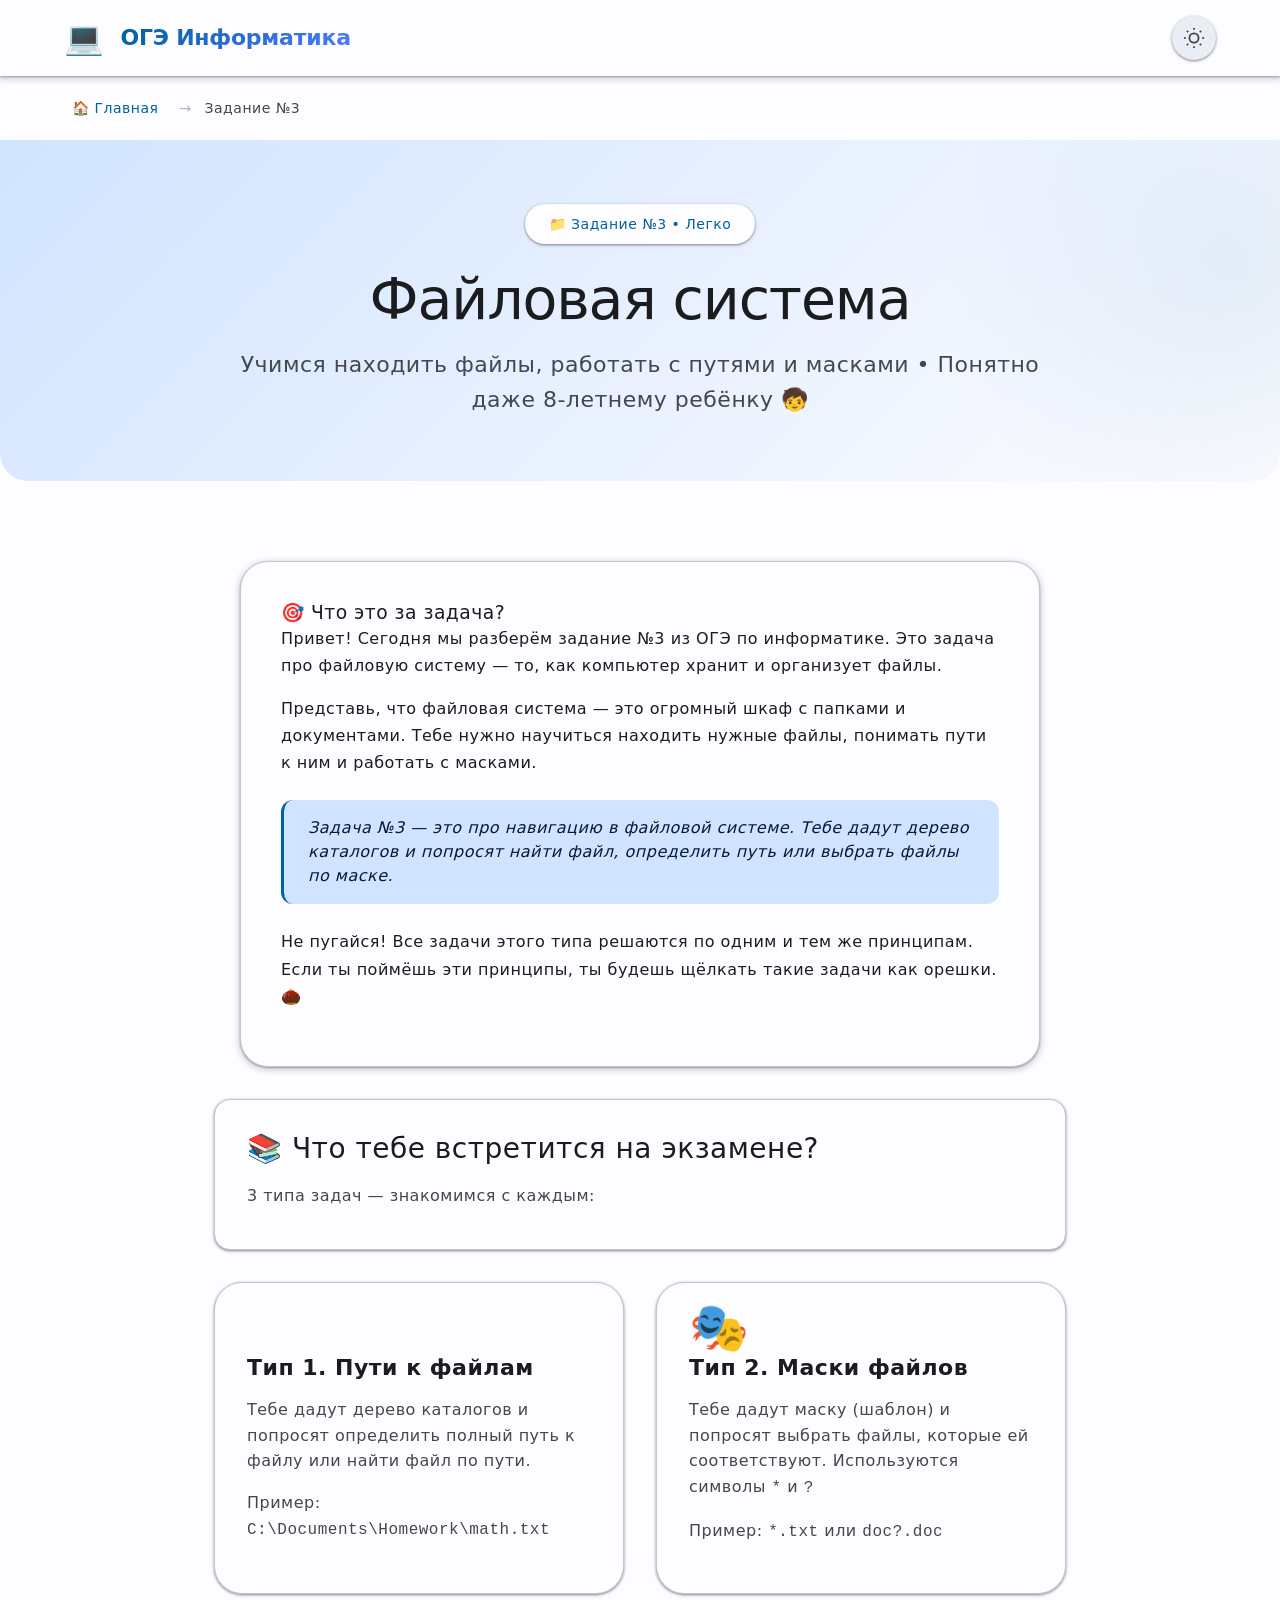
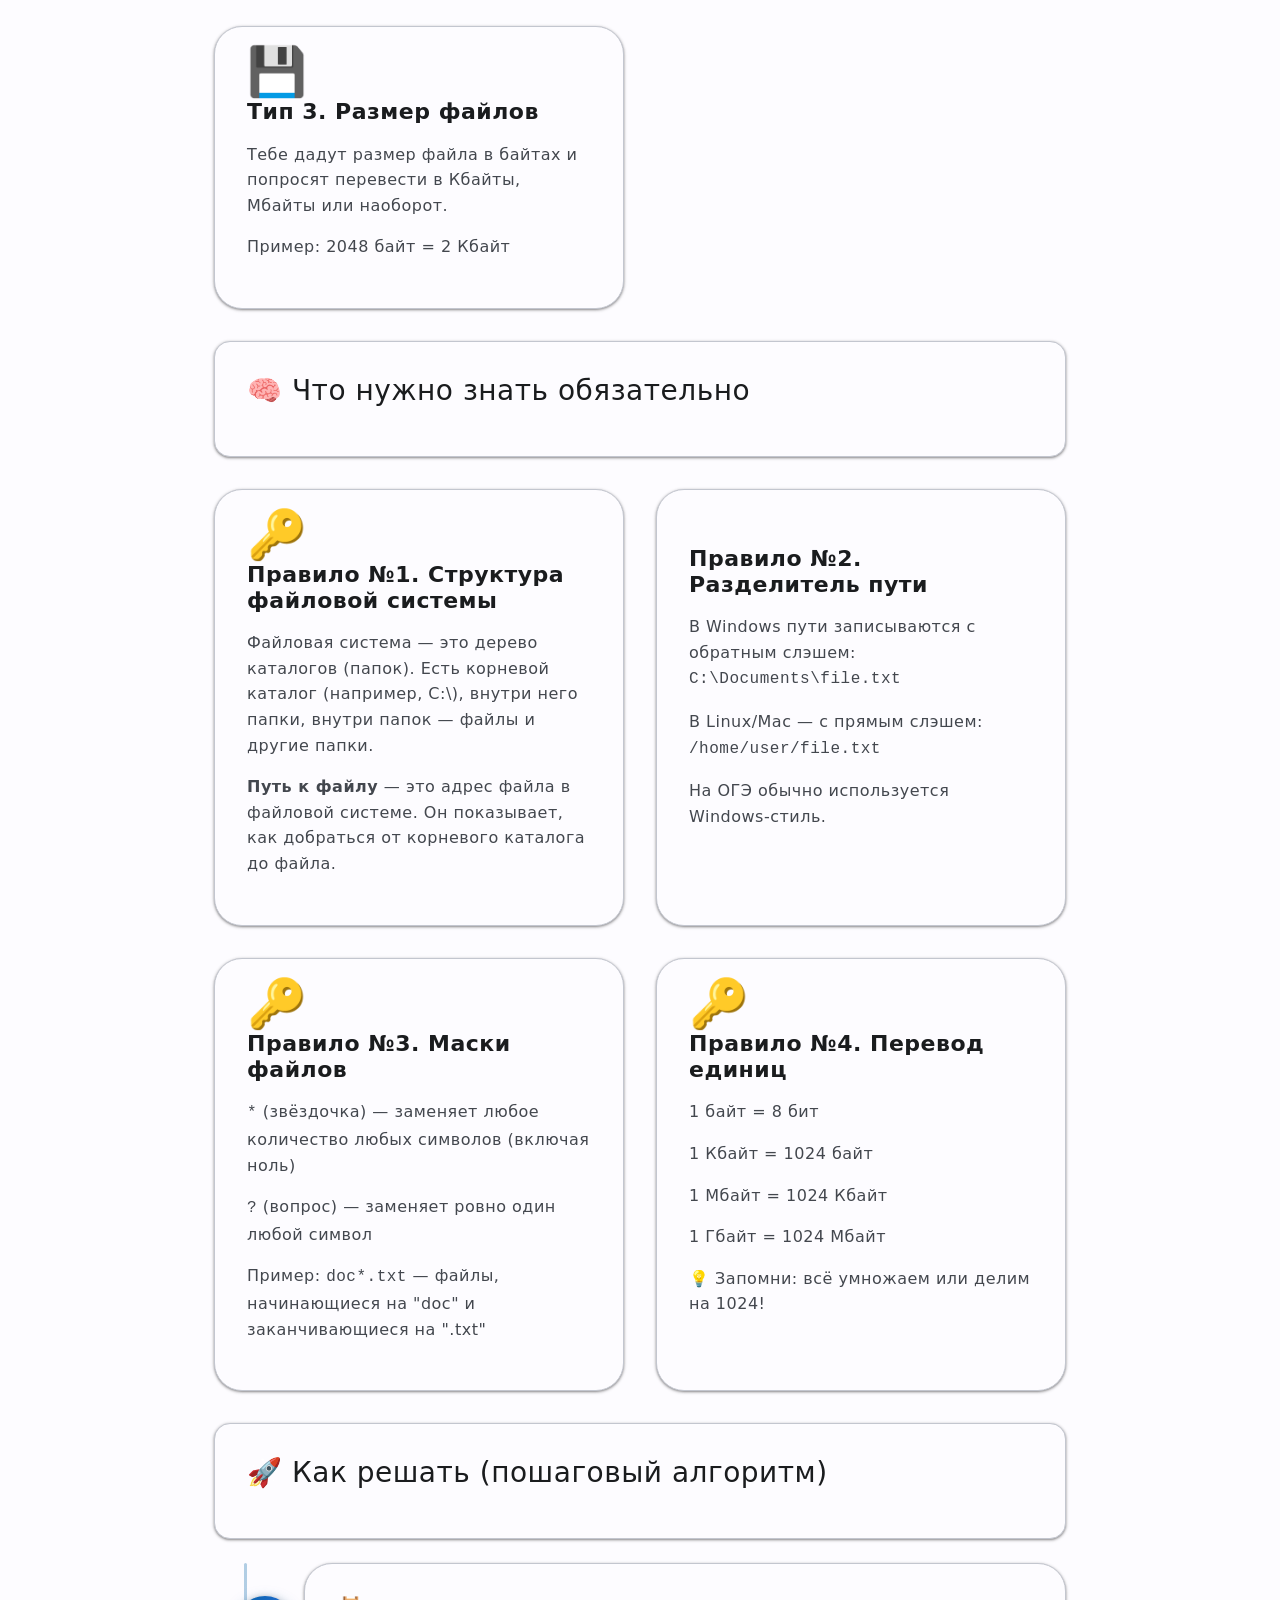
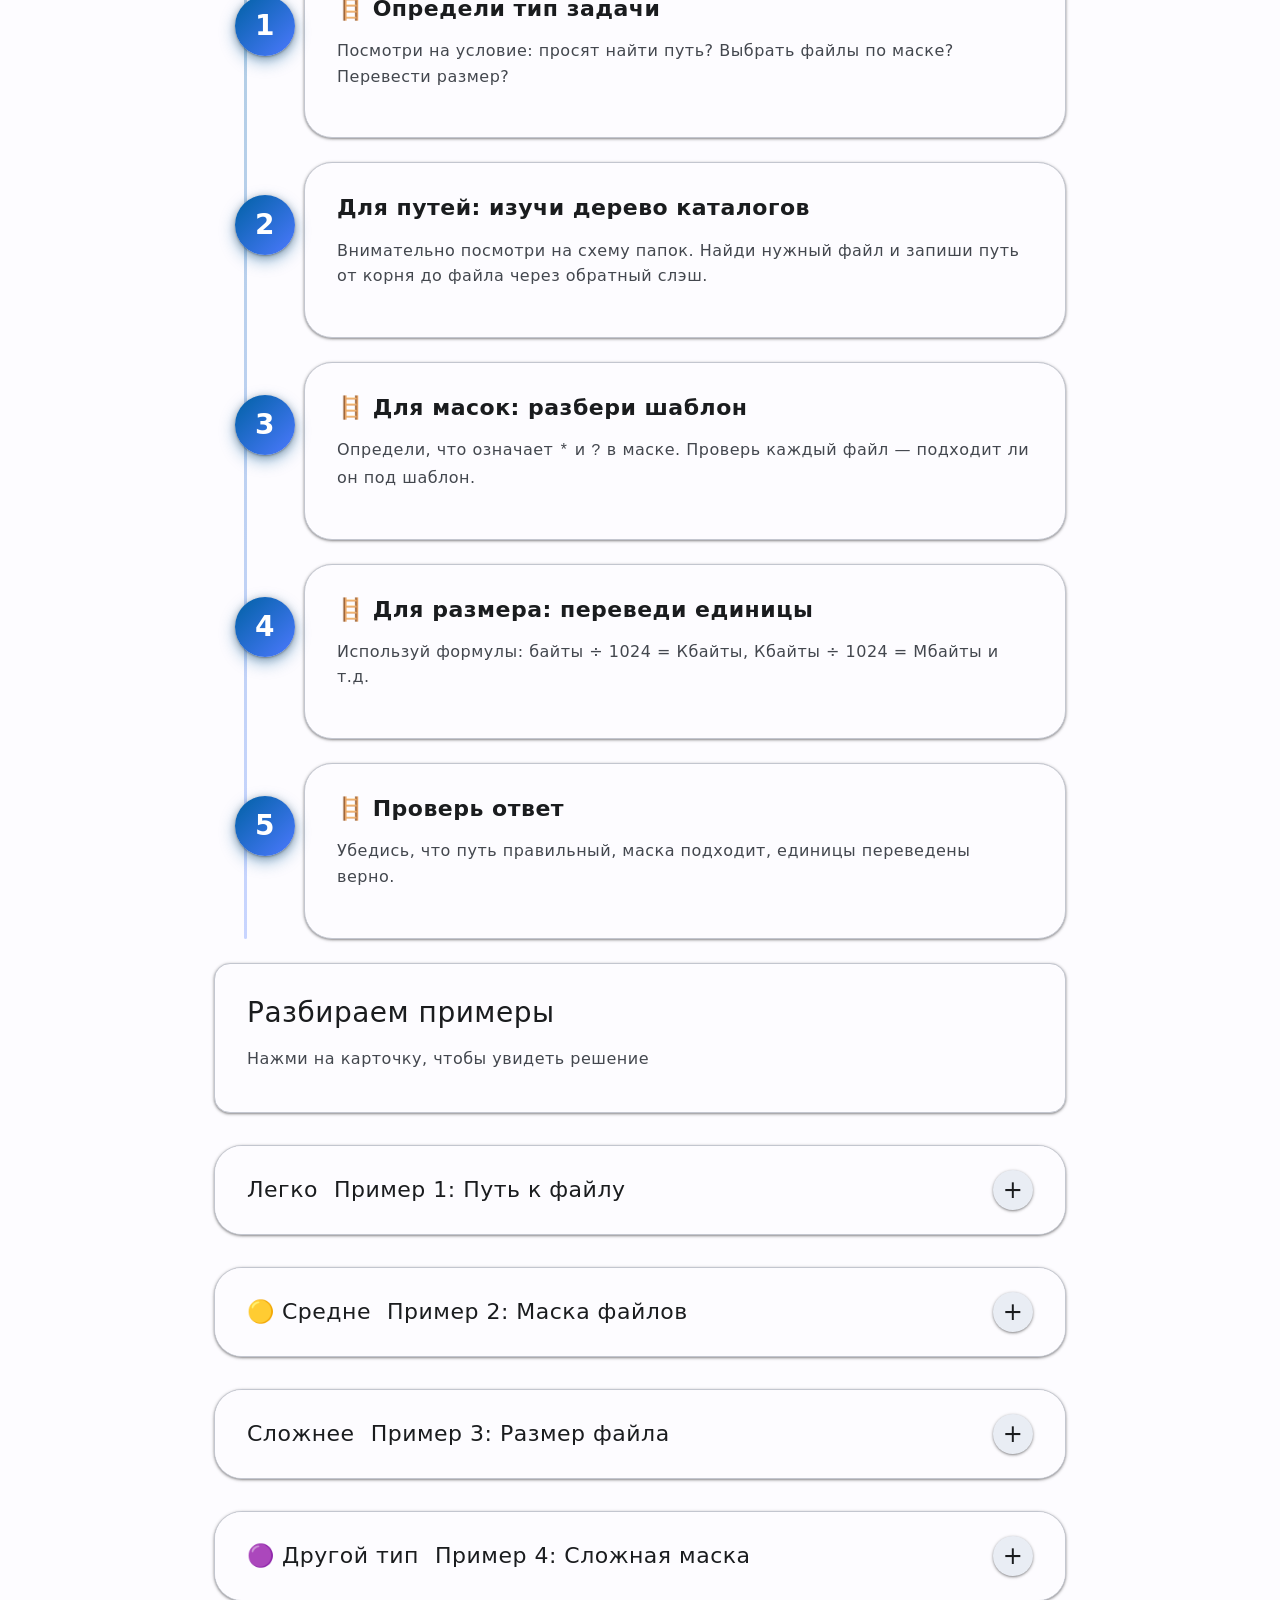
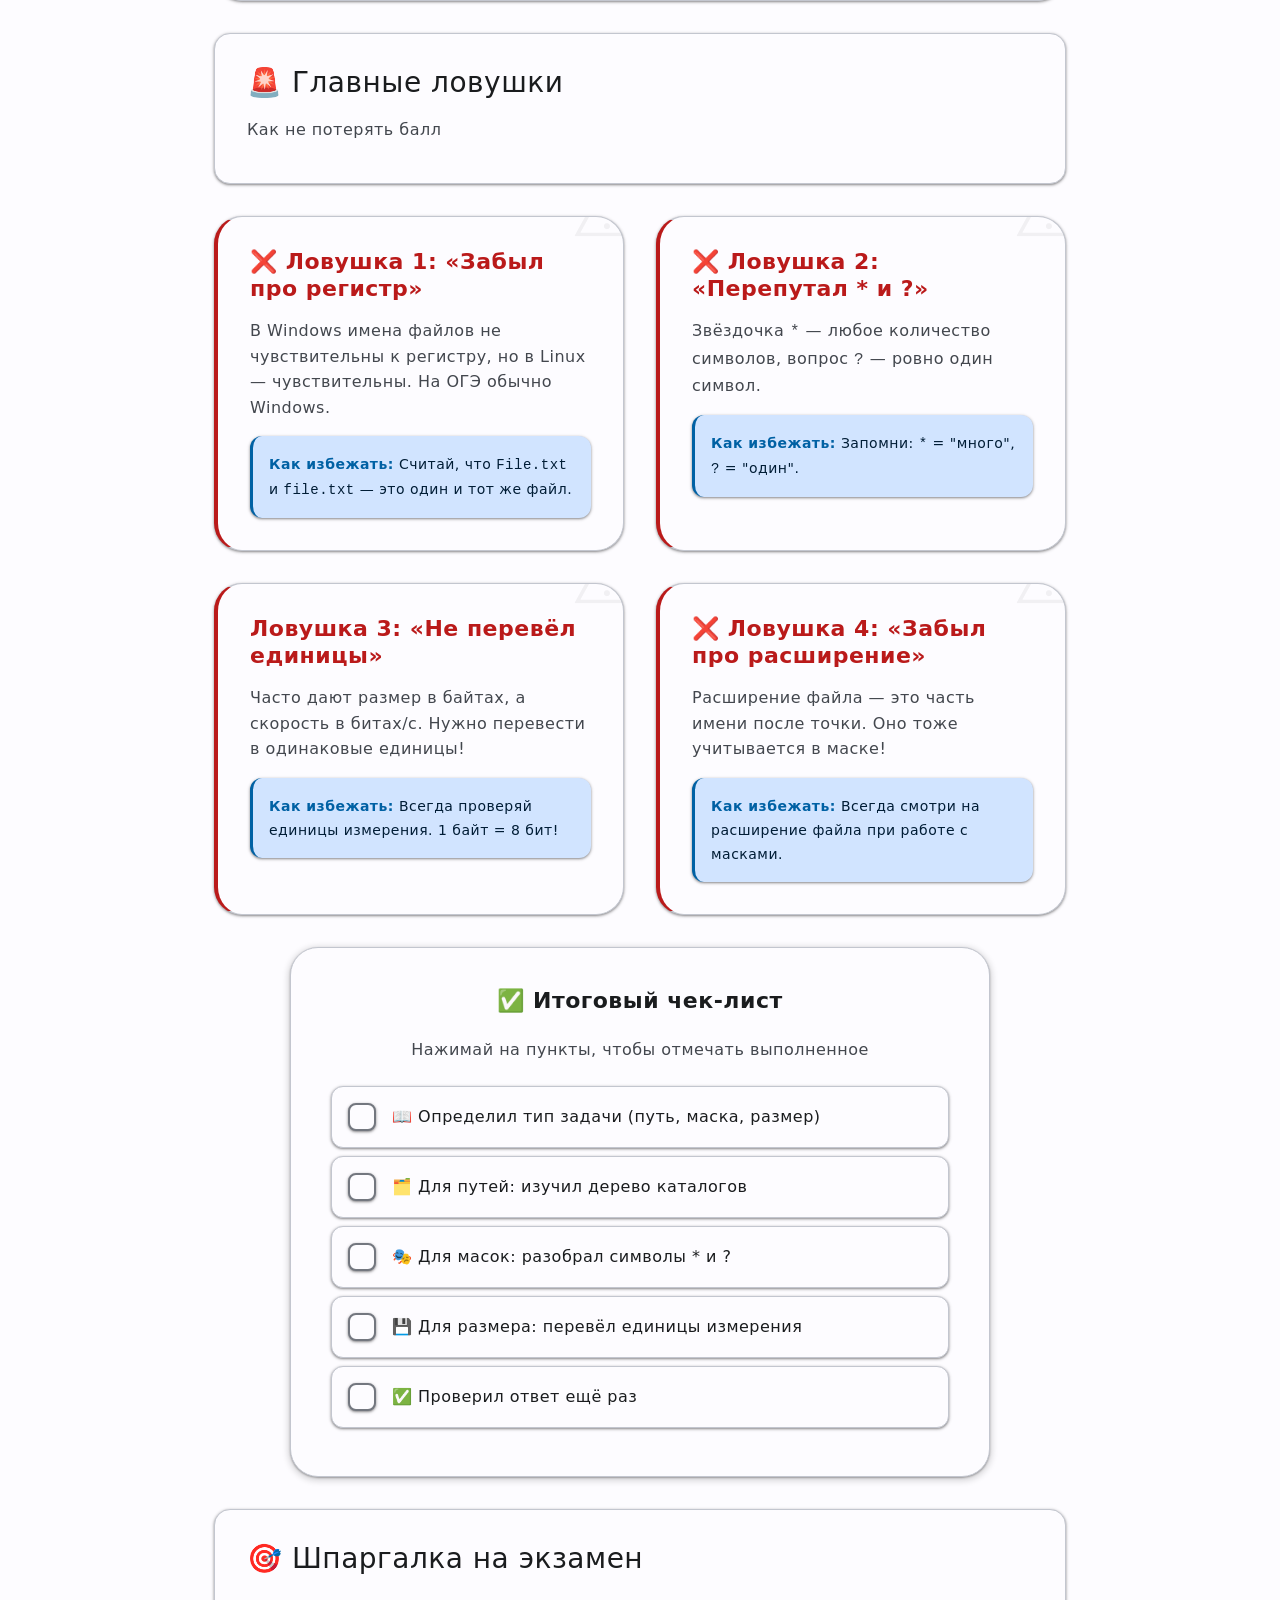
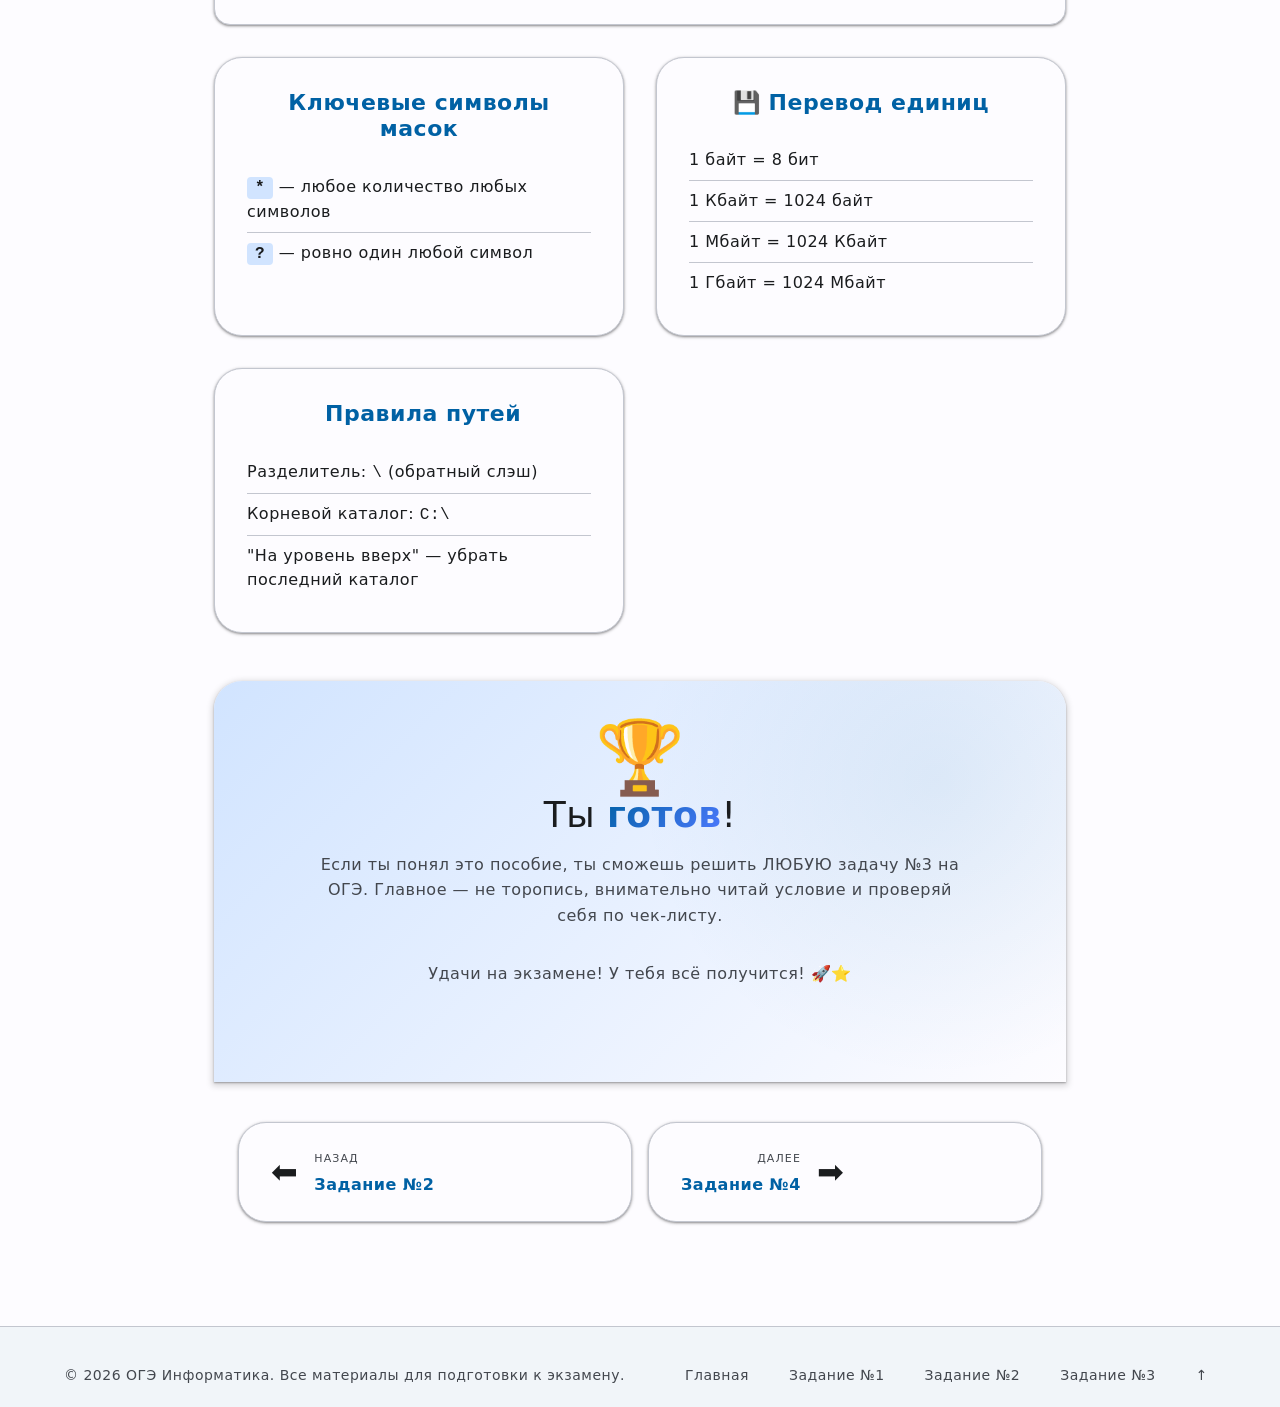
<file: task3.html>
<!DOCTYPE html>
<html lang="ru" data-theme="light">
<head>
    <meta charset="UTF-8">
    <meta name="viewport" content="width=device-width, initial-scale=1.0">
    <meta name="description" content="Задание №3 ОГЭ по информатике — файловая система, пути к файлам, маски, размер файлов">
    <meta name="keywords" content="ОГЭ, информатика, файловая система, пути к файлам, маски">
    <title>Задача №3 — Файловая система | ОГЭ Информатика</title>
    
    <!-- Favicon -->
    <link rel="icon" type="image/svg+xml" href="data:image/svg+xml,<svg xmlns='http://www.w3.org/2000/svg' viewBox='0 0 100 100'><text y='.9em' font-size='90'>💻</text></svg>">
    
    <!-- Styles -->
    <link rel="stylesheet" href="style.css">
    
    <!-- Preconnect for performance -->
    <link rel="preconnect" href="https://fonts.googleapis.com">
    <link rel="preconnect" href="https://fonts.gstatic.com" crossorigin>
</head>
<body>
    <!-- Header -->
    <header class="header">
        <div class="container">
            <div class="header-content">
                <a href="index.html" class="logo">
                    <span class="logo-icon">💻</span>
                    <h1 class="logo-text">ОГЭ Информатика</h1>
                </a>
                <button class="theme-toggle" id="themeToggle" aria-label="Переключить тему">
                    <svg class="theme-icon sun-icon" viewBox="0 0 24 24" fill="none" stroke="currentColor" stroke-width="2">
                        <circle cx="12" cy="12" r="5"></circle>
                        <line x1="12" y1="1" x2="12" y2="3"></line>
                        <line x1="12" y1="21" x2="12" y2="23"></line>
                        <line x1="4.22" y1="4.22" x2="5.64" y2="5.64"></line>
                        <line x1="18.36" y1="18.36" x2="19.78" y2="19.78"></line>
                        <line x1="1" y1="12" x2="3" y2="12"></line>
                        <line x1="21" y1="12" x2="23" y2="12"></line>
                        <line x1="4.22" y1="19.78" x2="5.64" y2="18.36"></line>
                        <line x1="18.36" y1="5.64" x2="19.78" y2="4.22"></line>
                    </svg>
                    <svg class="theme-icon moon-icon" viewBox="0 0 24 24" fill="none" stroke="currentColor" stroke-width="2">
                        <path d="M21 12.79A9 9 0 1 1 11.21 3 7 7 0 0 0 21 12.79z"></path>
                    </svg>
                </button>
            </div>
        </div>
    </header>

    <!-- Breadcrumbs -->
    <div class="container">
        <nav class="breadcrumbs">
            <a href="index.html">🏠 Главная</a>
            <span class="separator">→</span>
            <span>Задание №3</span>
        </nav>
    </div>

    <!-- Task Hero -->
    <section class="task-hero">
        <div class="task-hero-content">
            <div class="task-badge">📁 Задание №3 • Легко</div>
            <h1 class="task-hero-title">Файловая система</h1>
            <p class="task-hero-subtitle">Учимся находить файлы, работать с путями и масками • Понятно даже 8-летнему ребёнку 🧒</p>
        </div>
    </section>

    <!-- Main Content -->
    <main class="content-section">
        <div class="task-content">
            <!-- Intro Card -->
            <div class="intro-card">
                <h3>🎯 Что это за задача?</h3>
                <p>Привет! Сегодня мы разберём задание №3 из ОГЭ по информатике. Это задача про файловую систему — то, как компьютер хранит и организует файлы.</p>
                <p>Представь, что файловая система — это огромный шкаф с папками и документами. Тебе нужно научиться находить нужные файлы, понимать пути к ним и работать с масками.</p>
                <div class="quote">
                    Задача №3 — это про навигацию в файловой системе. Тебе дадут дерево каталогов и попросят найти файл, определить путь или выбрать файлы по маске.
                </div>
                <p>Не пугайся! Все задачи этого типа решаются по одним и тем же принципам. Если ты поймёшь эти принципы, ты будешь щёлкать такие задачи как орешки. 🌰</p>
            </div>

            <!-- Rules Section -->
            <div class="section-card">
                <h3>📚 Что тебе встретится на экзамене?</h3>
                <p>3 типа задач — знакомимся с каждым:</p>
            </div>

            <div class="rules-grid">
                <div class="rule-card">
                    <div class="rule-icon">️</div>
                    <h4 class="rule-title">Тип 1. Пути к файлам</h4>
                    <p class="rule-description">Тебе дадут дерево каталогов и попросят определить полный путь к файлу или найти файл по пути.</p>
                    <p class="rule-description">Пример: <code>C:\Documents\Homework\math.txt</code></p>
                </div>

                <div class="rule-card">
                    <div class="rule-icon">🎭</div>
                    <h4 class="rule-title">Тип 2. Маски файлов</h4>
                    <p class="rule-description">Тебе дадут маску (шаблон) и попросят выбрать файлы, которые ей соответствуют. Используются символы <code>*</code> и <code>?</code></p>
                    <p class="rule-description">Пример: <code>*.txt</code> или <code>doc?.doc</code></p>
                </div>

                <div class="rule-card">
                    <div class="rule-icon">💾</div>
                    <h4 class="rule-title">Тип 3. Размер файлов</h4>
                    <p class="rule-description">Тебе дадут размер файла в байтах и попросят перевести в Кбайты, Мбайты или наоборот.</p>
                    <p class="rule-description">Пример: 2048 байт = 2 Кбайт</p>
                </div>
            </div>

            <!-- What You Need to Know -->
            <div class="section-card">
                <h3>🧠 Что нужно знать обязательно</h3>
            </div>

            <div class="rules-grid">
                <div class="rule-card">
                    <div class="rule-icon">🔑</div>
                    <h4 class="rule-title">Правило №1. Структура файловой системы</h4>
                    <p class="rule-description">Файловая система — это дерево каталогов (папок). Есть корневой каталог (например, C:\), внутри него папки, внутри папок — файлы и другие папки.</p>
                    <p class="rule-description"><strong>Путь к файлу</strong> — это адрес файла в файловой системе. Он показывает, как добраться от корневого каталога до файла.</p>
                </div>

                <div class="rule-card">
                    <div class="rule-icon"></div>
                    <h4 class="rule-title">Правило №2. Разделитель пути</h4>
                    <p class="rule-description">В Windows пути записываются с обратным слэшем: <code>C:\Documents\file.txt</code></p>
                    <p class="rule-description">В Linux/Mac — с прямым слэшем: <code>/home/user/file.txt</code></p>
                    <p class="rule-description">На ОГЭ обычно используется Windows-стиль.</p>
                </div>

                <div class="rule-card">
                    <div class="rule-icon">🔑</div>
                    <h4 class="rule-title">Правило №3. Маски файлов</h4>
                    <p class="rule-description"><code>*</code> (звёздочка) — заменяет любое количество любых символов (включая ноль)</p>
                    <p class="rule-description"><code>?</code> (вопрос) — заменяет ровно один любой символ</p>
                    <p class="rule-description">Пример: <code>doc*.txt</code> — файлы, начинающиеся на "doc" и заканчивающиеся на ".txt"</p>
                </div>

                <div class="rule-card">
                    <div class="rule-icon">🔑</div>
                    <h4 class="rule-title">Правило №4. Перевод единиц</h4>
                    <p class="rule-description">1 байт = 8 бит</p>
                    <p class="rule-description">1 Кбайт = 1024 байт</p>
                    <p class="rule-description">1 Мбайт = 1024 Кбайт</p>
                    <p class="rule-description">1 Гбайт = 1024 Мбайт</p>
                    <p class="rule-description">💡 Запомни: всё умножаем или делим на 1024!</p>
                </div>
            </div>

            <!-- Steps Section -->
            <div class="section-card">
                <h3>🚀 Как решать (пошаговый алгоритм)</h3>
            </div>

            <div class="steps-container">
                <div class="step-card">
                    <div class="step-number">1</div>
                    <h4 class="step-title">🪜 Определи тип задачи</h4>
                    <p class="step-description">Посмотри на условие: просят найти путь? Выбрать файлы по маске? Перевести размер?</p>
                </div>

                <div class="step-card">
                    <div class="step-number">2</div>
                    <h4 class="step-title"> Для путей: изучи дерево каталогов</h4>
                    <p class="step-description">Внимательно посмотри на схему папок. Найди нужный файл и запиши путь от корня до файла через обратный слэш.</p>
                </div>

                <div class="step-card">
                    <div class="step-number">3</div>
                    <h4 class="step-title">🪜 Для масок: разбери шаблон</h4>
                    <p class="step-description">Определи, что означает <code>*</code> и <code>?</code> в маске. Проверь каждый файл — подходит ли он под шаблон.</p>
                </div>

                <div class="step-card">
                    <div class="step-number">4</div>
                    <h4 class="step-title">🪜 Для размера: переведи единицы</h4>
                    <p class="step-description">Используй формулы: байты ÷ 1024 = Кбайты, Кбайты ÷ 1024 = Мбайты и т.д.</p>
                </div>

                <div class="step-card">
                    <div class="step-number">5</div>
                    <h4 class="step-title">🪜 Проверь ответ</h4>
                    <p class="step-description">Убедись, что путь правильный, маска подходит, единицы переведены верно.</p>
                </div>
            </div>

            <!-- Examples Section -->
            <div class="section-card">
                <h3> Разбираем примеры</h3>
                <p>Нажми на карточку, чтобы увидеть решение</p>
            </div>

            <div class="examples-container">
                <!-- Example 1 -->
                <div class="example-card">
                    <div class="example-header">
                        <div class="example-title">
                            <span> Легко</span>
                            <span>Пример 1: Путь к файлу</span>
                        </div>
                        <div class="example-toggle">+</div>
                    </div>
                    <div class="example-content">
                        <div class="example-body">
                            <div class="example-task">
                                <strong>Задача:</strong> Пользователь находился в каталоге <code>C:\Documents\Homework</code>. Он поднялся на один уровень вверх, затем перешёл в каталог <code>Projects</code>, а затем в каталог <code>Python</code>. Запишите полный путь к каталогу, в котором оказался пользователь.
                            </div>
                            <div class="solution-step">
                                <div class="step-emoji">🔍</div>
                                <div class="solution-text">
                                    <strong>Шаг 1.</strong> Начальный каталог: <code>C:\Documents\Homework</code>
                                </div>
                            </div>
                            <div class="solution-step">
                                <div class="step-emoji">🔍</div>
                                <div class="solution-text">
                                    <strong>Шаг 2.</strong> Поднялся на один уровень вверх — это значит, убрал последний каталог: <code>C:\Documents</code>
                                </div>
                            </div>
                            <div class="solution-step">
                                <div class="step-emoji"></div>
                                <div class="solution-text">
                                    <strong>Шаг 3.</strong> Перешёл в каталог <code>Projects</code>: <code>C:\Documents\Projects</code>
                                </div>
                            </div>
                            <div class="solution-step">
                                <div class="step-emoji">🔍</div>
                                <div class="solution-text">
                                    <strong>Шаг 4.</strong> Перешёл в каталог <code>Python</code>: <code>C:\Documents\Projects\Python</code>
                                </div>
                            </div>
                            <div class="answer-box"> Ответ: C:\Documents\Projects\Python</div>
                        </div>
                    </div>
                </div>

                <!-- Example 2 -->
                <div class="example-card">
                    <div class="example-header">
                        <div class="example-title">
                            <span>🟡 Средне</span>
                            <span>Пример 2: Маска файлов</span>
                        </div>
                        <div class="example-toggle">+</div>
                    </div>
                    <div class="example-content">
                        <div class="example-body">
                            <div class="example-task">
                                <strong>Задача:</strong> В каталоге находятся файлы: <code>book.txt</code>, <code>books.doc</code>, <code>booklet.pdf</code>, <code>booking.docx</code>, <code>book.doc</code>. Какая маска выберет файлы <code>book.txt</code> и <code>book.doc</code>?
                            </div>
                            <div class="solution-step">
                                <div class="step-emoji">🔍</div>
                                <div class="solution-text">
                                    <strong>Шаг 1.</strong> Смотрим на нужные файлы: <code>book.txt</code> и <code>book.doc</code>. Оба начинаются на "book" и имеют разные расширения.
                                </div>
                            </div>
                            <div class="solution-step">
                                <div class="step-emoji"></div>
                                <div class="solution-text">
                                    <strong>Шаг 2.</strong> Проверяем маску <code>book.*</code>:
                                    <ul>
                                        <li><code>book.txt</code> — подходит ✅</li>
                                        <li><code>book.doc</code> — подходит ✅</li>
                                        <li><code>books.doc</code> — не подходит (лишняя "s") ❌</li>
                                        <li><code>booklet.pdf</code> — не подходит ❌</li>
                                        <li><code>booking.docx</code> — не подходит ❌</li>
                                    </ul>
                                </div>
                            </div>
                            <div class="answer-box">🎉 Ответ: book.*</div>
                        </div>
                    </div>
                </div>

                <!-- Example 3 -->
                <div class="example-card">
                    <div class="example-header">
                        <div class="example-title">
                            <span> Сложнее</span>
                            <span>Пример 3: Размер файла</span>
                        </div>
                        <div class="example-toggle">+</div>
                    </div>
                    <div class="example-content">
                        <div class="example-body">
                            <div class="example-task">
                                <strong>Задача:</strong> Файл размером 4096 байт передаётся через интернет-соединение со скоростью 512 бит/с. Определите время передачи файла в секундах.
                            </div>
                            <div class="solution-step">
                                <div class="step-emoji">🔍</div>
                                <div class="solution-text">
                                    <strong>Шаг 1.</strong> Переводим байты в биты: 4096 байт × 8 = 32768 бит
                                </div>
                            </div>
                            <div class="solution-step">
                                <div class="step-emoji">🔍</div>
                                <div class="solution-text">
                                    <strong>Шаг 2.</strong> Используем формулу: Время = Размер ÷ Скорость
                                </div>
                            </div>
                            <div class="solution-step">
                                <div class="step-emoji">🔍</div>
                                <div class="solution-text">
                                    <strong>Шаг 3.</strong> Время = 32768 бит ÷ 512 бит/с = 64 секунды
                                </div>
                            </div>
                            <div class="answer-box">🎉 Ответ: 64</div>
                        </div>
                    </div>
                </div>

                <!-- Example 4 -->
                <div class="example-card">
                    <div class="example-header">
                        <div class="example-title">
                            <span>🟣 Другой тип</span>
                            <span>Пример 4: Сложная маска</span>
                        </div>
                        <div class="example-toggle">+</div>
                    </div>
                    <div class="example-content">
                        <div class="example-body">
                            <div class="example-task">
                                <strong>Задача:</strong> В каталоге находятся файлы: <code>data.txt</code>, <code>data1.txt</code>, <code>data12.txt</code>, <code>data123.txt</code>, <code>mydata.txt</code>. Какая маска выберет файлы <code>data1.txt</code> и <code>data12.txt</code>, но не выберет остальные?
                            </div>
                            <div class="solution-step">
                                <div class="step-emoji">🔍</div>
                                <div class="solution-text">
                                    <strong>Шаг 1.</strong> Анализируем нужные файлы: оба начинаются на "data1", но имеют разное количество цифр после.
                                </div>
                            </div>
                            <div class="solution-step">
                                <div class="step-emoji"></div>
                                <div class="solution-text">
                                    <strong>Шаг 2.</strong> Проверяем маску <code>data1?.txt</code>:
                                    <ul>
                                        <li><code>data.txt</code> — не подходит (нет "1") ❌</li>
                                        <li><code>data1.txt</code> — не подходит (нет символа после "1") ❌</li>
                                        <li><code>data12.txt</code> — подходит ✅</li>
                                        <li><code>data123.txt</code> — не подходит (два символа после "1") ❌</li>
                                        <li><code>mydata.txt</code> — не подходит ❌</li>
                                    </ul>
                                </div>
                            </div>
                            <div class="solution-step">
                                <div class="step-emoji">🔍</div>
                                <div class="solution-text">
                                    <strong>Шаг 3.</strong> Попробуем <code>data1*.txt</code>:
                                    <ul>
                                        <li><code>data1.txt</code> — подходит ✅</li>
                                        <li><code>data12.txt</code> — подходит ✅</li>
                                        <li><code>data123.txt</code> — тоже подходит ❌ (не нужно)</li>
                                    </ul>
                                </div>
                            </div>
                            <div class="solution-step">
                                <div class="step-emoji">🔍</div>
                                <div class="solution-text">
                                    <strong>Шаг 4.</strong> Правильная маска: <code>data1?.txt</code> выберет только <code>data12.txt</code>, а <code>data1*.txt</code> выберет все три. Но нам нужны только два файла... Значит, задача имеет подвох! Перечитываем условие.
                                </div>
                            </div>
                            <div class="answer-box">🎉 Ответ: data1?.txt (если нужен только data12.txt) или задача требует уточнения</div>
                        </div>
                    </div>
                </div>
            </div>

            <!-- Traps Section -->
            <div class="section-card">
                <h3>🚨 Главные ловушки</h3>
                <p>Как не потерять балл</p>
            </div>

            <div class="traps-grid">
                <div class="trap-card">
                    <h4 class="trap-title">❌ Ловушка 1: «Забыл про регистр»</h4>
                    <p class="trap-description">В Windows имена файлов не чувствительны к регистру, но в Linux — чувствительны. На ОГЭ обычно Windows.</p>
                    <div class="trap-solution">
                        <strong>Как избежать:</strong> Считай, что <code>File.txt</code> и <code>file.txt</code> — это один и тот же файл.
                    </div>
                </div>

                <div class="trap-card">
                    <h4 class="trap-title">❌ Ловушка 2: «Перепутал * и ?»</h4>
                    <p class="trap-description">Звёздочка <code>*</code> — любое количество символов, вопрос <code>?</code> — ровно один символ.</p>
                    <div class="trap-solution">
                        <strong>Как избежать:</strong> Запомни: <code>*</code> = "много", <code>?</code> = "один".
                    </div>
                </div>

                <div class="trap-card">
                    <h4 class="trap-title"> Ловушка 3: «Не перевёл единицы»</h4>
                    <p class="trap-description">Часто дают размер в байтах, а скорость в битах/с. Нужно перевести в одинаковые единицы!</p>
                    <div class="trap-solution">
                        <strong>Как избежать:</strong> Всегда проверяй единицы измерения. 1 байт = 8 бит!
                    </div>
                </div>

                <div class="trap-card">
                    <h4 class="trap-title">❌ Ловушка 4: «Забыл про расширение»</h4>
                    <p class="trap-description">Расширение файла — это часть имени после точки. Оно тоже учитывается в маске!</p>
                    <div class="trap-solution">
                        <strong>Как избежать:</strong> Всегда смотри на расширение файла при работе с масками.
                    </div>
                </div>
            </div>

            <!-- Checklist Section -->
            <div class="checklist">
                <h3 class="checklist-title">✅ Итоговый чек-лист</h3>
                <p style="text-align: center; color: var(--md-sys-color-on-surface-variant); margin-bottom: var(--md-sys-spacing-lg);">Нажимай на пункты, чтобы отмечать выполненное</p>
                
                <div class="checklist-item">
                    <div class="checklist-checkbox"></div>
                    <span class="checklist-text">📖 Определил тип задачи (путь, маска, размер)</span>
                </div>
                <div class="checklist-item">
                    <div class="checklist-checkbox"></div>
                    <span class="checklist-text">🗂️ Для путей: изучил дерево каталогов</span>
                </div>
                <div class="checklist-item">
                    <div class="checklist-checkbox"></div>
                    <span class="checklist-text">🎭 Для масок: разобрал символы * и ?</span>
                </div>
                <div class="checklist-item">
                    <div class="checklist-checkbox"></div>
                    <span class="checklist-text">💾 Для размера: перевёл единицы измерения</span>
                </div>
                <div class="checklist-item">
                    <div class="checklist-checkbox"></div>
                    <span class="checklist-text">✅ Проверил ответ ещё раз</span>
                </div>
            </div>

            <!-- Memory Section -->
            <div class="section-card">
                <h3>🎯 Шпаргалка на экзамен</h3>
            </div>

            <div class="memory-section">
                <div class="memory-card">
                    <h4 class="memory-title"> Ключевые символы масок</h4>
                    <ul style="list-style: none; padding: 0;">
                        <li style="padding: var(--md-sys-spacing-sm) 0; border-bottom: 1px solid var(--md-sys-color-outline-variant);">
                            <code style="background: var(--md-sys-color-primary-container); padding: 2px 8px; border-radius: 4px; font-weight: 600;">*</code> — любое количество любых символов
                        </li>
                        <li style="padding: var(--md-sys-spacing-sm) 0;">
                            <code style="background: var(--md-sys-color-primary-container); padding: 2px 8px; border-radius: 4px; font-weight: 600;">?</code> — ровно один любой символ
                        </li>
                    </ul>
                </div>

                <div class="memory-card">
                    <h4 class="memory-title">💾 Перевод единиц</h4>
                    <ul style="list-style: none; padding: 0;">
                        <li style="padding: var(--md-sys-spacing-sm) 0; border-bottom: 1px solid var(--md-sys-color-outline-variant);">1 байт = 8 бит</li>
                        <li style="padding: var(--md-sys-spacing-sm) 0; border-bottom: 1px solid var(--md-sys-color-outline-variant);">1 Кбайт = 1024 байт</li>
                        <li style="padding: var(--md-sys-spacing-sm) 0; border-bottom: 1px solid var(--md-sys-color-outline-variant);">1 Мбайт = 1024 Кбайт</li>
                        <li style="padding: var(--md-sys-spacing-sm) 0;">1 Гбайт = 1024 Мбайт</li>
                    </ul>
                </div>

                <div class="memory-card">
                    <h4 class="memory-title">️ Правила путей</h4>
                    <ul style="list-style: none; padding: 0;">
                        <li style="padding: var(--md-sys-spacing-sm) 0; border-bottom: 1px solid var(--md-sys-color-outline-variant);">Разделитель: <code>\</code> (обратный слэш)</li>
                        <li style="padding: var(--md-sys-spacing-sm) 0; border-bottom: 1px solid var(--md-sys-color-outline-variant);">Корневой каталог: <code>C:\</code></li>
                        <li style="padding: var(--md-sys-spacing-sm) 0;">"На уровень вверх" — убрать последний каталог</li>
                    </ul>
                </div>
            </div>

            <!-- Success Section -->
            <section class="success-section">
                <div class="success-content">
                    <div class="success-emoji">🏆</div>
                    <h2 class="success-title">Ты <span class="highlight">готов</span>!</h2>
                    <p class="success-text">Если ты понял это пособие, ты сможешь решить ЛЮБУЮ задачу №3 на ОГЭ. Главное — не торопись, внимательно читай условие и проверяй себя по чек-листу.</p>
                    <p class="success-text">Удачи на экзамене! У тебя всё получится! 🚀⭐</p>
                </div>
            </section>

            <!-- Navigation Buttons -->
            <div class="nav-buttons">
                <a href="task2.html" class="nav-button">
                    <div class="nav-button-icon">⬅️</div>
                    <div class="nav-button-text">
                        <span class="nav-button-label">Назад</span>
                        <span class="nav-button-title">Задание №2</span>
                    </div>
                </a>
                <a href="task4.html" class="nav-button">
                    <div class="nav-button-text" style="align-items: flex-end;">
                        <span class="nav-button-label">Далее</span>
                        <span class="nav-button-title">Задание №4</span>
                    </div>
                    <div class="nav-button-icon">➡️</div>
                </a>
            </div>
        </div>
    </main>

    <!-- Footer -->
    <footer class="footer">
        <div class="container">
            <div class="footer-content">
                <p class="footer-text">© 2026 ОГЭ Информатика. Все материалы для подготовки к экзамену.</p>
                <div class="footer-links">
                    <a href="index.html">Главная</a>
                    <a href="task1.html">Задание №1</a>
                    <a href="task2.html">Задание №2</a>
                    <a href="task3.html">Задание №3</a>
                    <a href="#top">↑</a>
                </div>
            </div>
        </div>
    </footer>

    <!-- Back to Top Button -->
    <button class="back-to-top" id="backToTop" aria-label="Наверх">↑</button>

    <!-- Scripts -->
    <script>
        // Theme Toggle
        const themeToggle = document.getElementById('themeToggle');
        const html = document.documentElement;
        
        const savedTheme = localStorage.getItem('theme');
        const prefersDark = window.matchMedia('(prefers-color-scheme: dark)').matches;
        
        if (savedTheme) {
            html.setAttribute('data-theme', savedTheme);
        } else if (prefersDark) {
            html.setAttribute('data-theme', 'dark');
        }
        
        themeToggle.addEventListener('click', () => {
            const currentTheme = html.getAttribute('data-theme');
            const newTheme = currentTheme === 'light' ? 'dark' : 'light';
            
            html.setAttribute('data-theme', newTheme);
            localStorage.setItem('theme', newTheme);
        });
        
        window.matchMedia('(prefers-color-scheme: dark)').addEventListener('change', (e) => {
            if (!localStorage.getItem('theme')) {
                html.setAttribute('data-theme', e.matches ? 'dark' : 'light');
            }
        });

        // Example Cards Accordion
        const exampleCards = document.querySelectorAll('.example-card');
        exampleCards.forEach(card => {
            const header = card.querySelector('.example-header');
            header.addEventListener('click', () => {
                card.classList.toggle('open');
            });
        });

        // Checklist Items
        const checklistItems = document.querySelectorAll('.checklist-item');
        checklistItems.forEach(item => {
            item.addEventListener('click', () => {
                item.classList.toggle('checked');
            });
        });

        // Back to Top Button
        const backToTop = document.getElementById('backToTop');
        window.addEventListener('scroll', () => {
            if (window.pageYOffset > 300) {
                backToTop.classList.add('visible');
            } else {
                backToTop.classList.remove('visible');
            }
        });
        
        backToTop.addEventListener('click', () => {
            window.scrollTo({ top: 0, behavior: 'smooth' });
        });

        // Progress Bar
        const progressBar = document.createElement('div');
        progressBar.className = 'progress-bar';
        document.body.appendChild(progressBar);
        
        window.addEventListener('scroll', () => {
            const winScroll = document.body.scrollTop || document.documentElement.scrollTop;
            const height = document.documentElement.scrollHeight - document.documentElement.clientHeight;
            const scrolled = (winScroll / height) * 100;
            progressBar.style.width = scrolled + '%';
        });
    </script>
</body>
</html>
</file>
<file: style.css>
/* =============================================================
   MATERIAL DESIGN 3 — ПОЛНЫЙ СТИЛЬ ДЛЯ ОГЭ ИНФОРМАТИКА
   -------------------------------------------------------------
   Современная дизайн-система Google (Material Design 3)
   Цвет: Google Blue
   ============================================================= */

/* =============================================================
   1. ПЕРЕМЕННЫЕ — ЦВЕТОВАЯ СИСТЕМА M3
   ============================================================= */

:root {
    /* ----- Primary Colors (Основные) ----- */
    --md-sys-color-primary: #0061a4;
    --md-sys-color-on-primary: #ffffff;
    --md-sys-color-primary-container: #d1e4ff;
    --md-sys-color-on-primary-container: #001d36;

    /* ----- Secondary Colors (Вторичные) ----- */
    --md-sys-color-secondary: #54606f;
    --md-sys-color-on-secondary: #ffffff;
    --md-sys-color-secondary-container: #d8e4f6;
    --md-sys-color-on-secondary-container: #111d2a;

    /* ----- Tertiary Colors (Третичные) ----- */
    --md-sys-color-tertiary: #6b5778;
    --md-sys-color-on-tertiary: #ffffff;
    --md-sys-color-tertiary-container: #f2daff;
    --md-sys-color-on-tertiary-container: #251431;

    /* ----- Error Colors (Ошибки) ----- */
    --md-sys-color-error: #ba1a1a;
    --md-sys-color-on-error: #ffffff;
    --md-sys-color-error-container: #ffdad6;
    --md-sys-color-on-error-container: #410002;

    /* ----- Neutral Colors (Нейтральные) ----- */
    --md-sys-color-background: #fdfcff;
    --md-sys-color-on-background: #1a1c1e;
    --md-sys-color-surface: #fdfcff;
    --md-sys-color-surface-container-lowest: #ffffff;
    --md-sys-color-surface-container-low: #f7f9fc;
    --md-sys-color-surface-container: #f1f5f9;
    --md-sys-color-surface-container-high: #e9edf4;
    --md-sys-color-surface-container-highest: #e3e8ef;
    --md-sys-color-on-surface: #1a1c1e;
    --md-sys-color-surface-variant: #dfe2eb;
    --md-sys-color-on-surface-variant: #43474e;
    --md-sys-color-outline: #73777f;
    --md-sys-color-outline-variant: #c3c6cf;

    /* ----- Surface Tints ----- */
    --md-sys-color-surface-tint: #0061a4;
    --md-sys-color-inverse-surface: #2f3133;
    --md-sys-color-inverse-on-surface: #f1f1f3;
    --md-sys-color-inverse-primary: #9ecaff;

    /* ----- Shadows ----- */
    --md-sys-color-shadow: #000000;
    --md-sys-color-scrim: #000000;

    /* ----- Elevation Shadows (Уровни возвышения) ----- */
    --md-sys-elevation-0: none;
    --md-sys-elevation-1: 0px 1px 2px rgba(0, 0, 0, 0.3), 0px 1px 3px 1px rgba(0, 0, 0, 0.15);
    --md-sys-elevation-2: 0px 1px 2px rgba(0, 0, 0, 0.3), 0px 2px 6px 2px rgba(0, 0, 0, 0.15);
    --md-sys-elevation-3: 0px 4px 8px 3px rgba(0, 0, 0, 0.15), 0px 1px 3px rgba(0, 0, 0, 0.3);
    --md-sys-elevation-4: 0px 6px 10px 4px rgba(0, 0, 0, 0.15), 0px 2px 3px rgba(0, 0, 0, 0.3);
    --md-sys-elevation-5: 0px 8px 12px 6px rgba(0, 0, 0, 0.15), 0px 4px 4px rgba(0, 0, 0, 0.3);

    /* ----- Border Radius (Скругления) ----- */
    --md-sys-shape-corner-none: 0px;
    --md-sys-shape-corner-extra-small: 4px;
    --md-sys-shape-corner-small: 8px;
    --md-sys-shape-corner-medium: 12px;
    --md-sys-shape-corner-large: 16px;
    --md-sys-shape-corner-extra-large: 28px;
    --md-sys-shape-corner-full: 9999px;

    /* ----- Typography (Типографика) ----- */
    --md-sys-typescale-font-family: 'Roboto', 'Segoe UI', system-ui, -apple-system, sans-serif;

    --md-sys-typescale-display-large-size: 3.5625rem;
    --md-sys-typescale-display-large-weight: 400;
    --md-sys-typescale-display-large-line-height: 4rem;
    --md-sys-typescale-display-large-tracking: -0.02em;

    --md-sys-typescale-display-medium-size: 2.8125rem;
    --md-sys-typescale-display-medium-weight: 400;
    --md-sys-typescale-display-medium-line-height: 3.25rem;
    --md-sys-typescale-display-medium-tracking: 0px;

    --md-sys-typescale-display-small-size: 2.25rem;
    --md-sys-typescale-display-small-weight: 400;
    --md-sys-typescale-display-small-line-height: 2.75rem;
    --md-sys-typescale-display-small-tracking: 0px;

    --md-sys-typescale-headline-large-size: 2rem;
    --md-sys-typescale-headline-large-weight: 400;
    --md-sys-typescale-headline-large-line-height: 2.5rem;
    --md-sys-typescale-headline-large-tracking: 0px;

    --md-sys-typescale-headline-medium-size: 1.75rem;
    --md-sys-typescale-headline-medium-weight: 400;
    --md-sys-typescale-headline-medium-line-height: 2.25rem;
    --md-sys-typescale-headline-medium-tracking: 0px;

    --md-sys-typescale-headline-small-size: 1.5rem;
    --md-sys-typescale-headline-small-weight: 400;
    --md-sys-typescale-headline-small-line-height: 2rem;
    --md-sys-typescale-headline-small-tracking: 0px;

    --md-sys-typescale-title-large-size: 1.375rem;
    --md-sys-typescale-title-large-weight: 500;
    --md-sys-typescale-title-large-line-height: 1.75rem;
    --md-sys-typescale-title-large-tracking: 0px;

    --md-sys-typescale-title-medium-size: 1rem;
    --md-sys-typescale-title-medium-weight: 500;
    --md-sys-typescale-title-medium-line-height: 1.5rem;
    --md-sys-typescale-title-medium-tracking: 0.009375rem;

    --md-sys-typescale-title-small-size: 0.875rem;
    --md-sys-typescale-title-small-weight: 500;
    --md-sys-typescale-title-small-line-height: 1.25rem;
    --md-sys-typescale-title-small-tracking: 0.00625rem;

    --md-sys-typescale-body-large-size: 1rem;
    --md-sys-typescale-body-large-weight: 400;
    --md-sys-typescale-body-large-line-height: 1.5rem;
    --md-sys-typescale-body-large-tracking: 0.03125rem;

    --md-sys-typescale-body-medium-size: 0.875rem;
    --md-sys-typescale-body-medium-weight: 400;
    --md-sys-typescale-body-medium-line-height: 1.25rem;
    --md-sys-typescale-body-medium-tracking: 0.015625rem;

    --md-sys-typescale-body-small-size: 0.75rem;
    --md-sys-typescale-body-small-weight: 400;
    --md-sys-typescale-body-small-line-height: 1rem;
    --md-sys-typescale-body-small-tracking: 0.025rem;

    --md-sys-typescale-label-large-size: 0.875rem;
    --md-sys-typescale-label-large-weight: 500;
    --md-sys-typescale-label-large-line-height: 1.25rem;
    --md-sys-typescale-label-large-tracking: 0.00625rem;

    --md-sys-typescale-label-medium-size: 0.75rem;
    --md-sys-typescale-label-medium-weight: 500;
    --md-sys-typescale-label-medium-line-height: 1rem;
    --md-sys-typescale-label-medium-tracking: 0.03125rem;

    --md-sys-typescale-label-small-size: 0.6875rem;
    --md-sys-typescale-label-small-weight: 500;
    --md-sys-typescale-label-small-line-height: 1rem;
    --md-sys-typescale-label-small-tracking: 0.03125rem;

    /* ----- Spacing (Отступы) ----- */
    --md-sys-spacing-xs: 4px;
    --md-sys-spacing-sm: 8px;
    --md-sys-spacing-md: 16px;
    --md-sys-spacing-lg: 24px;
    --md-sys-spacing-xl: 32px;
    --md-sys-spacing-2xl: 40px;
    --md-sys-spacing-3xl: 48px;
    --md-sys-spacing-4xl: 64px;
    --md-sys-spacing-5xl: 80px;

    /* ----- Motion (Анимации) ----- */
    --md-sys-motion-duration-short1: 50ms;
    --md-sys-motion-duration-short2: 100ms;
    --md-sys-motion-duration-short3: 150ms;
    --md-sys-motion-duration-short4: 200ms;
    --md-sys-motion-duration-medium1: 250ms;
    --md-sys-motion-duration-medium2: 300ms;
    --md-sys-motion-duration-medium3: 350ms;
    --md-sys-motion-duration-medium4: 400ms;
    --md-sys-motion-duration-long1: 450ms;
    --md-sys-motion-duration-long2: 500ms;
    --md-sys-motion-duration-extra-long1: 600ms;
    --md-sys-motion-duration-extra-long2: 700ms;

    --md-sys-motion-easing-linear: cubic-bezier(0, 0, 1, 1);
    --md-sys-motion-easing-standard: cubic-bezier(0.2, 0, 0, 1);
    --md-sys-motion-easing-standard-decelerate: cubic-bezier(0, 0, 0, 1);
    --md-sys-motion-easing-standard-accelerate: cubic-bezier(0.3, 0, 1, 1);
    --md-sys-motion-easing-emphasized: cubic-bezier(0.2, 0, 0, 1);
    --md-sys-motion-easing-emphasized-decelerate: cubic-bezier(0.05, 0.7, 0.1, 1);
    --md-sys-motion-easing-emphasized-accelerate: cubic-bezier(0.3, 0, 0.8, 0.15);

    /* ----- Difficulty Colors (Цвета сложности) ----- */
    --color-easy: #2e7d32;
    --color-easy-bg: #e8f5e9;
    --color-medium: #ef6c00;
    --color-medium-bg: #fff3e0;
    --color-hard: #c62828;
    --color-hard-bg: #ffebee;

    /* ----- State Layers ----- */
    --md-sys-state-hover: rgba(0, 0, 0, 0.04);
    --md-sys-state-focus: rgba(0, 0, 0, 0.08);
    --md-sys-state-pressed: rgba(0, 0, 0, 0.12);
    --md-sys-state-dragged: rgba(0, 0, 0, 0.16);
}

/* =============================================================
   2. ТЁМНАЯ ТЕМА (DARK THEME)
   ============================================================= */

[data-theme="dark"] {
    --md-sys-color-primary: #9ecaff;
    --md-sys-color-on-primary: #003258;
    --md-sys-color-primary-container: #00497d;
    --md-sys-color-on-primary-container: #d1e4ff;

    --md-sys-color-secondary: #bcc7db;
    --md-sys-color-on-secondary: #263140;
    --md-sys-color-secondary-container: #3d4958;
    --md-sys-color-on-secondary-container: #d8e4f6;

    --md-sys-color-tertiary: #d7bfe4;
    --md-sys-color-on-tertiary: #3b2a48;
    --md-sys-color-tertiary-container: #534060;
    --md-sys-color-on-tertiary-container: #f2daff;

    --md-sys-color-error: #ffb4ab;
    --md-sys-color-on-error: #690005;
    --md-sys-color-error-container: #93000a;
    --md-sys-color-on-error-container: #ffdad6;

    --md-sys-color-background: #1a1c1e;
    --md-sys-color-on-background: #e3e2e6;
    --md-sys-color-surface: #1a1c1e;
    --md-sys-color-surface-container-lowest: #0e0f13;
    --md-sys-color-surface-container-low: #1d2024;
    --md-sys-color-surface-container: #212429;
    --md-sys-color-surface-container-high: #2b2f33;
    --md-sys-color-surface-container-highest: #363a3f;
    --md-sys-color-on-surface: #e3e2e6;
    --md-sys-color-surface-variant: #43474e;
    --md-sys-color-on-surface-variant: #c3c6cf;
    --md-sys-color-outline: #8d9199;
    --md-sys-color-outline-variant: #43474e;

    --md-sys-color-surface-tint: #9ecaff;
    --md-sys-color-inverse-surface: #e3e2e6;
    --md-sys-color-inverse-on-surface: #2f3133;
    --md-sys-color-inverse-primary: #0061a4;

    --md-sys-elevation-1: 0px 1px 3px 1px rgba(0, 0, 0, 0.4), 0px 1px 2px rgba(0, 0, 0, 0.6);
    --md-sys-elevation-2: 0px 2px 6px 2px rgba(0, 0, 0, 0.4), 0px 1px 2px rgba(0, 0, 0, 0.6);
    --md-sys-elevation-3: 0px 4px 8px 3px rgba(0, 0, 0, 0.4), 0px 1px 3px rgba(0, 0, 0, 0.6);
    --md-sys-elevation-4: 0px 6px 10px 4px rgba(0, 0, 0, 0.4), 0px 2px 3px rgba(0, 0, 0, 0.6);
    --md-sys-elevation-5: 0px 8px 12px 6px rgba(0, 0, 0, 0.4), 0px 4px 4px rgba(0, 0, 0, 0.6);

    --color-easy: #81c784;
    --color-easy-bg: rgba(76, 175, 80, 0.2);
    --color-medium: #ffb74d;
    --color-medium-bg: rgba(255, 152, 0, 0.2);
    --color-hard: #e57373;
    --color-hard-bg: rgba(244, 67, 54, 0.2);

    --md-sys-state-hover: rgba(255, 255, 255, 0.04);
    --md-sys-state-focus: rgba(255, 255, 255, 0.08);
    --md-sys-state-pressed: rgba(255, 255, 255, 0.12);
    --md-sys-state-dragged: rgba(255, 255, 255, 0.16);
}

/* =============================================================
   3. БАЗОВЫЕ СТИЛИ (BASE STYLES)
   ============================================================= */

* {
    margin: 0;
    padding: 0;
    box-sizing: border-box;
}

html {
    scroll-behavior: smooth;
    -webkit-text-size-adjust: 100%;
    scroll-padding-top: 80px;
}

body {
    font-family: var(--md-sys-typescale-font-family);
    font-size: var(--md-sys-typescale-body-large-size);
    font-weight: var(--md-sys-typescale-body-large-weight);
    line-height: var(--md-sys-typescale-body-large-line-height);
    letter-spacing: var(--md-sys-typescale-body-large-tracking);
    background-color: var(--md-sys-color-background);
    color: var(--md-sys-color-on-background);
    -webkit-font-smoothing: antialiased;
    -moz-osx-font-smoothing: grayscale;
    transition: background-color var(--md-sys-motion-duration-medium2) var(--md-sys-motion-easing-standard),
                color var(--md-sys-motion-duration-medium2) var(--md-sys-motion-easing-standard);
    overflow-x: hidden;
    min-height: 100vh;
}

a {
    text-decoration: none;
    color: inherit;
    transition: color var(--md-sys-motion-duration-short3) var(--md-sys-motion-easing-standard);
}

h1, h2, h3, h4, h5, h6 {
    font-weight: 500;
    line-height: 1.2;
}

img {
    max-width: 100%;
    height: auto;
    display: block;
}

ul, ol {
    list-style: none;
}

button {
    font-family: inherit;
    cursor: pointer;
    border: none;
    background: none;
}

/* =============================================================
   4. КОНТЕЙНЕР (CONTAINER)
   ============================================================= */

.container {
    max-width: 1200px;
    margin: 0 auto;
    padding: 0 var(--md-sys-spacing-lg);
    position: relative;
    z-index: 1;
}

/* =============================================================
   5. ШАПКА (HEADER)
   ============================================================= */

.header {
    background-color: var(--md-sys-color-surface);
    box-shadow: var(--md-sys-elevation-2);
    position: sticky;
    top: 0;
    z-index: 1000;
    transition: all var(--md-sys-motion-duration-medium2) var(--md-sys-motion-easing-standard);
}

.header.scrolled {
    box-shadow: var(--md-sys-elevation-3);
}

.header-content {
    display: flex;
    justify-content: space-between;
    align-items: center;
    padding: var(--md-sys-spacing-md) 0;
    min-height: 64px;
}

/* Логотип */
.logo {
    display: flex;
    align-items: center;
    gap: var(--md-sys-spacing-md);
    text-decoration: none;
    color: var(--md-sys-color-on-surface);
}

.logo-icon {
    font-size: 2rem;
    transition: transform var(--md-sys-motion-duration-medium2) var(--md-sys-motion-easing-emphasized);
    display: inline-block;
}

.logo:hover .logo-icon {
    transform: scale(1.15) rotate(-8deg);
}

.logo-text {
    font-family: var(--md-sys-typescale-font-family);
    font-size: var(--md-sys-typescale-title-large-size);
    font-weight: 600;
    letter-spacing: -0.01em;
    color: var(--md-sys-color-on-surface);
    background: linear-gradient(135deg, var(--md-sys-color-primary) 0%, #4d79ff 100%);
    -webkit-background-clip: text;
    -webkit-text-fill-color: transparent;
    background-clip: text;
}

/* Навигация */
.nav-links {
    display: flex;
    align-items: center;
    gap: var(--md-sys-spacing-lg);
    list-style: none;
}

.nav-links a {
    color: var(--md-sys-color-on-surface-variant);
    font-size: var(--md-sys-typescale-label-large-size);
    font-weight: var(--md-sys-typescale-label-large-weight);
    letter-spacing: var(--md-sys-typescale-label-large-tracking);
    padding: var(--md-sys-spacing-sm) var(--md-sys-spacing-md);
    border-radius: var(--md-sys-shape-corner-full);
    transition: all var(--md-sys-motion-duration-short3) var(--md-sys-motion-easing-standard);
    position: relative;
}

.nav-links a:hover {
    color: var(--md-sys-color-primary);
    background-color: var(--md-sys-state-hover);
}

.nav-links a.active {
    color: var(--md-sys-color-primary);
    background-color: var(--md-sys-color-primary-container);
}

/* Переключатель темы */
.theme-toggle {
    background-color: var(--md-sys-color-surface-container-high);
    border: none;
    border-radius: var(--md-sys-shape-corner-full);
    width: 44px;
    height: 44px;
    display: flex;
    align-items: center;
    justify-content: center;
    cursor: pointer;
    transition: all var(--md-sys-motion-duration-short3) var(--md-sys-motion-easing-emphasized);
    color: var(--md-sys-color-on-surface-variant);
    box-shadow: var(--md-sys-elevation-1);
}

.theme-toggle:hover {
    box-shadow: var(--md-sys-elevation-2);
    transform: scale(1.05);
    background-color: var(--md-sys-color-primary-container);
    color: var(--md-sys-color-primary);
}

.theme-toggle:active {
    transform: scale(0.95);
    box-shadow: var(--md-sys-elevation-1);
}

.theme-icon {
    width: 22px;
    height: 22px;
}

.moon-icon {
    display: none;
}

[data-theme="dark"] .sun-icon {
    display: none;
}

[data-theme="dark"] .moon-icon {
    display: block;
}

/* Бургер-меню */
.menu-toggle {
    display: none;
    flex-direction: column;
    gap: 5px;
    background: var(--md-sys-color-surface-container-high);
    border: none;
    border-radius: var(--md-sys-shape-corner-small);
    cursor: pointer;
    padding: var(--md-sys-spacing-sm);
    box-shadow: var(--md-sys-elevation-1);
    transition: all var(--md-sys-motion-duration-short3) var(--md-sys-motion-easing-standard);
}

.menu-toggle:hover {
    background-color: var(--md-sys-color-primary-container);
}

.menu-toggle span {
    display: block;
    width: 22px;
    height: 2.5px;
    background: var(--md-sys-color-on-surface);
    border-radius: var(--md-sys-shape-corner-full);
    transition: all var(--md-sys-motion-duration-medium2) var(--md-sys-motion-easing-standard);
}

.menu-toggle.active span:nth-child(1) {
    transform: rotate(45deg) translate(5px, 5px);
}

.menu-toggle.active span:nth-child(2) {
    opacity: 0;
}

.menu-toggle.active span:nth-child(3) {
    transform: rotate(-45deg) translate(5px, -5px);
}

/* =============================================================
   6. ГЕРОЙ (HERO SECTION)
   ============================================================= */

.hero {
    padding: var(--md-sys-spacing-4xl) 0 var(--md-sys-spacing-3xl);
    text-align: center;
    background: linear-gradient(135deg, var(--md-sys-color-primary-container) 0%, var(--md-sys-color-surface) 100%);
    border-radius: 0 0 var(--md-sys-shape-corner-extra-large) var(--md-sys-shape-corner-extra-large);
    margin-bottom: var(--md-sys-spacing-3xl);
    position: relative;
    overflow: hidden;
}

.hero::before {
    content: '';
    position: absolute;
    top: -50%;
    right: -20%;
    width: 600px;
    height: 600px;
    background: radial-gradient(circle, rgba(0, 97, 164, 0.08) 0%, transparent 70%);
    border-radius: 50%;
    pointer-events: none;
}

.hero::after {
    content: '';
    position: absolute;
    bottom: -30%;
    left: -10%;
    width: 400px;
    height: 400px;
    background: radial-gradient(circle, rgba(77, 121, 255, 0.06) 0%, transparent 70%);
    border-radius: 50%;
    pointer-events: none;
}

.hero-content {
    max-width: 900px;
    margin: 0 auto;
    position: relative;
    z-index: 1;
}

.hero-badge {
    display: inline-flex;
    align-items: center;
    gap: var(--md-sys-spacing-sm);
    padding: var(--md-sys-spacing-sm) var(--md-sys-spacing-lg);
    background: var(--md-sys-color-surface);
    border-radius: var(--md-sys-shape-corner-full);
    font-size: var(--md-sys-typescale-label-large-size);
    font-weight: var(--md-sys-typescale-label-large-weight);
    letter-spacing: 0.05em;
    text-transform: uppercase;
    color: var(--md-sys-color-primary);
    margin-bottom: var(--md-sys-spacing-lg);
    box-shadow: var(--md-sys-elevation-1);
    transition: all var(--md-sys-motion-duration-short3) var(--md-sys-motion-easing-standard);
}

.hero-badge:hover {
    box-shadow: var(--md-sys-elevation-2);
    transform: translateY(-2px);
}

.hero-title {
    font-family: var(--md-sys-typescale-font-family);
    font-size: clamp(2rem, 6vw, var(--md-sys-typescale-display-large-size));
    font-weight: 400;
    line-height: var(--md-sys-typescale-display-large-line-height);
    letter-spacing: var(--md-sys-typescale-display-large-tracking);
    color: var(--md-sys-color-on-background);
    margin-bottom: var(--md-sys-spacing-md);
}

.hero-title .highlight {
    font-weight: 600;
    background: linear-gradient(135deg, var(--md-sys-color-primary) 0%, #4d79ff 100%);
    -webkit-background-clip: text;
    -webkit-text-fill-color: transparent;
    background-clip: text;
}

.hero-subtitle {
    font-size: var(--md-sys-typescale-body-large-size);
    color: var(--md-sys-color-on-surface-variant);
    max-width: 650px;
    margin: 0 auto var(--md-sys-spacing-xl);
    line-height: 1.7;
}

.hero-actions {
    display: flex;
    justify-content: center;
    gap: var(--md-sys-spacing-md);
    flex-wrap: wrap;
    margin-bottom: var(--md-sys-spacing-2xl);
}

/* Статистика */
.hero-stats {
    display: flex;
    justify-content: center;
    gap: var(--md-sys-spacing-lg);
    flex-wrap: wrap;
    margin-top: var(--md-sys-spacing-xl);
}

.stat {
    display: flex;
    flex-direction: column;
    align-items: center;
    gap: var(--md-sys-spacing-xs);
    padding: var(--md-sys-spacing-md) var(--md-sys-spacing-lg);
    background: var(--md-sys-color-surface);
    border-radius: var(--md-sys-shape-corner-large);
    box-shadow: var(--md-sys-elevation-1);
    min-width: 110px;
    transition: all var(--md-sys-motion-duration-short3) var(--md-sys-motion-easing-emphasized);
}

.stat:hover {
    transform: translateY(-4px);
    box-shadow: var(--md-sys-elevation-2);
}

.stat-number {
    font-size: var(--md-sys-typescale-headline-large-size);
    font-weight: 600;
    color: var(--md-sys-color-primary);
    line-height: 1;
    background: linear-gradient(135deg, var(--md-sys-color-primary) 0%, #4d79ff 100%);
    -webkit-background-clip: text;
    -webkit-text-fill-color: transparent;
    background-clip: text;
}

.stat-label {
    font-size: var(--md-sys-typescale-label-medium-size);
    font-weight: var(--md-sys-typescale-label-medium-weight);
    letter-spacing: var(--md-sys-typescale-label-medium-tracking);
    color: var(--md-sys-color-on-surface-variant);
    text-transform: uppercase;
}

/* =============================================================
   7. СЕКЦИИ (SECTIONS)
   ============================================================= */

.tasks-section,
.features-section,
.section {
    padding: var(--md-sys-spacing-3xl) 0;
}

.section-title,
.section-heading {
    font-family: var(--md-sys-typescale-font-family);
    font-size: var(--md-sys-typescale-headline-large-size);
    font-weight: var(--md-sys-typescale-headline-large-weight);
    color: var(--md-sys-color-on-background);
    margin-bottom: var(--md-sys-spacing-xl);
    text-align: center;
    letter-spacing: -0.01em;
}

.section-header {
    text-align: center;
    max-width: 600px;
    margin: 0 auto var(--md-sys-spacing-2xl);
}

.section-emoji {
    font-size: 3.5rem;
    display: inline-block;
    margin-bottom: var(--md-sys-spacing-md);
    filter: drop-shadow(0 4px 8px rgba(0, 0, 0, 0.05));
}

.section-heading::after {
    content: '';
    display: block;
    width: 60px;
    height: 3px;
    background: linear-gradient(90deg, var(--md-sys-color-primary), #4d79ff);
    border-radius: var(--md-sys-shape-corner-full);
    margin: var(--md-sys-spacing-sm) auto 0;
}

.section-label {
    display: inline-block;
    font-size: var(--md-sys-typescale-label-medium-size);
    font-weight: var(--md-sys-typescale-label-medium-weight);
    text-transform: uppercase;
    letter-spacing: 0.1em;
    color: var(--md-sys-color-primary);
    margin-bottom: var(--md-sys-spacing-xs);
}

.section-description {
    font-size: var(--md-sys-typescale-body-large-size);
    color: var(--md-sys-color-on-surface-variant);
    line-height: 1.7;
}

/* =============================================================
   8. СЕТКА ЗАДАНИЙ (TASKS GRID)
   ============================================================= */

.tasks-grid {
    display: grid;
    grid-template-columns: repeat(auto-fill, minmax(320px, 1fr));
    gap: var(--md-sys-spacing-lg);
}

.task-card {
    background-color: var(--md-sys-color-surface);
    border-radius: var(--md-sys-shape-corner-large);
    box-shadow: var(--md-sys-elevation-1);
    padding: var(--md-sys-spacing-lg);
    transition: all var(--md-sys-motion-duration-medium2) var(--md-sys-motion-easing-emphasized);
    cursor: pointer;
    border: 1px solid var(--md-sys-color-outline-variant);
    display: flex;
    flex-direction: column;
    gap: var(--md-sys-spacing-sm);
    position: relative;
    overflow: hidden;
    text-decoration: none;
    color: var(--md-sys-color-on-surface);
}

.task-card::before {
    content: '';
    position: absolute;
    top: 0;
    left: 0;
    right: 0;
    height: 3px;
    background: linear-gradient(90deg, var(--md-sys-color-primary), #4d79ff);
    transform: scaleX(0);
    transform-origin: left;
    transition: transform var(--md-sys-motion-duration-medium2) var(--md-sys-motion-easing-standard);
}

.task-card:hover {
    box-shadow: var(--md-sys-elevation-3);
    transform: translateY(-6px);
    border-color: var(--md-sys-color-primary);
}

.task-card:hover::before {
    transform: scaleX(1);
}

.task-card:active {
    transform: translateY(-2px);
    box-shadow: var(--md-sys-elevation-2);
}

.task-number {
    font-family: var(--md-sys-typescale-font-family);
    font-size: 0.75rem;
    font-weight: 700;
    color: var(--md-sys-color-primary);
    text-transform: uppercase;
    letter-spacing: 0.1em;
    margin-bottom: var(--md-sys-spacing-xs);
    opacity: 0.7;
    transition: opacity var(--md-sys-motion-duration-short3) var(--md-sys-motion-easing-standard);
}

.task-card:hover .task-number {
    opacity: 1;
}

.task-title {
    font-family: var(--md-sys-typescale-font-family);
    font-size: var(--md-sys-typescale-title-large-size);
    font-weight: var(--md-sys-typescale-title-large-weight);
    color: var(--md-sys-color-on-surface);
    line-height: 1.4;
    margin-bottom: var(--md-sys-spacing-xs);
}

.task-description {
    font-family: var(--md-sys-typescale-font-family);
    font-size: var(--md-sys-typescale-body-medium-size);
    color: var(--md-sys-color-on-surface-variant);
    line-height: 1.6;
    flex-grow: 1;
    margin-bottom: var(--md-sys-spacing-sm);
}

.task-meta {
    display: flex;
    justify-content: space-between;
    align-items: center;
    flex-wrap: wrap;
    gap: var(--md-sys-spacing-xs);
}

.task-difficulty {
    display: inline-flex;
    align-items: center;
    padding: var(--md-sys-spacing-xs) var(--md-sys-spacing-md);
    border-radius: var(--md-sys-shape-corner-full);
    font-family: var(--md-sys-typescale-font-family);
    font-size: var(--md-sys-typescale-label-medium-size);
    font-weight: var(--md-sys-typescale-label-medium-weight);
    letter-spacing: var(--md-sys-typescale-label-medium-tracking);
    text-transform: uppercase;
    margin-top: var(--md-sys-spacing-sm);
    align-self: flex-start;
    transition: all var(--md-sys-motion-duration-short3) var(--md-sys-motion-easing-standard);
}

.difficulty-easy {
    background-color: var(--color-easy-bg);
    color: var(--color-easy);
}

.difficulty-medium {
    background-color: var(--color-medium-bg);
    color: var(--color-medium);
}

.difficulty-hard {
    background-color: var(--color-hard-bg);
    color: var(--color-hard);
}

.task-date {
    font-size: var(--md-sys-typescale-label-small-size);
    color: var(--md-sys-color-on-surface-variant);
}

/* =============================================================
   9. СЕТКА ПРЕИМУЩЕСТВ (FEATURES GRID)
   ============================================================= */

.features-grid {
    display: grid;
    grid-template-columns: repeat(auto-fit, minmax(250px, 1fr));
    gap: var(--md-sys-spacing-lg);
}

.feature-card {
    background-color: var(--md-sys-color-surface);
    border-radius: var(--md-sys-shape-corner-large);
    box-shadow: var(--md-sys-elevation-1);
    padding: var(--md-sys-spacing-xl);
    text-align: center;
    transition: all var(--md-sys-motion-duration-medium2) var(--md-sys-motion-easing-emphasized);
    border: 1px solid var(--md-sys-color-outline-variant);
}

.feature-card:hover {
    box-shadow: var(--md-sys-elevation-3);
    transform: translateY(-6px);
    border-color: var(--md-sys-color-primary);
}

.feature-icon {
    font-size: 3rem;
    margin-bottom: var(--md-sys-spacing-md);
    display: inline-block;
    transition: transform var(--md-sys-motion-duration-medium2) var(--md-sys-motion-easing-emphasized);
}

.feature-card:hover .feature-icon {
    transform: scale(1.15) rotate(-5deg);
}

.feature-card h4 {
    font-family: var(--md-sys-typescale-font-family);
    font-size: var(--md-sys-typescale-title-medium-size);
    font-weight: var(--md-sys-typescale-title-medium-weight);
    color: var(--md-sys-color-on-surface);
    margin-bottom: var(--md-sys-spacing-sm);
}

.feature-card p {
    font-family: var(--md-sys-typescale-font-family);
    font-size: var(--md-sys-typescale-body-medium-size);
    color: var(--md-sys-color-on-surface-variant);
    line-height: 1.6;
}

/* =============================================================
   10. CTA СЕКЦИЯ
   ============================================================= */

.cta-section {
    text-align: center;
    padding: var(--md-sys-spacing-2xl) var(--md-sys-spacing-lg);
    background: linear-gradient(135deg, var(--md-sys-color-primary-container) 0%, var(--md-sys-color-surface-container) 100%);
    border-radius: var(--md-sys-shape-corner-extra-large);
    box-shadow: var(--md-sys-elevation-2);
    margin: var(--md-sys-spacing-2xl) 0;
    transition: all var(--md-sys-motion-duration-medium2) var(--md-sys-motion-easing-standard);
}

.cta-section:hover {
    box-shadow: var(--md-sys-elevation-3);
}

.cta-section h2 {
    font-size: var(--md-sys-typescale-headline-medium-size);
    font-weight: var(--md-sys-typescale-headline-medium-weight);
    color: var(--md-sys-color-on-surface);
    margin-bottom: var(--md-sys-spacing-sm);
}

.cta-section h2 strong {
    color: var(--md-sys-color-primary);
}

.cta-section p {
    font-size: var(--md-sys-typescale-body-large-size);
    color: var(--md-sys-color-on-surface-variant);
    max-width: 500px;
    margin: 0 auto var(--md-sys-spacing-lg);
    line-height: 1.6;
}

.cta-actions {
    display: flex;
    justify-content: center;
    gap: var(--md-sys-spacing-md);
    flex-wrap: wrap;
}

/* =============================================================
   11. КНОПКИ (BUTTONS)
   ============================================================= */

.btn {
    display: inline-flex;
    align-items: center;
    justify-content: center;
    gap: var(--md-sys-spacing-sm);
    padding: 0 var(--md-sys-spacing-lg);
    height: 40px;
    border: none;
    border-radius: var(--md-sys-shape-corner-full);
    font-family: var(--md-sys-typescale-font-family);
    font-size: var(--md-sys-typescale-label-large-size);
    font-weight: var(--md-sys-typescale-label-large-weight);
    letter-spacing: var(--md-sys-typescale-label-large-tracking);
    text-decoration: none;
    cursor: pointer;
    transition: all var(--md-sys-motion-duration-short3) var(--md-sys-motion-easing-standard);
    position: relative;
    overflow: hidden;
    white-space: nowrap;
}

.btn:active {
    transform: scale(0.97);
}

.btn-filled,
.btn-primary {
    background-color: var(--md-sys-color-primary);
    color: var(--md-sys-color-on-primary);
    box-shadow: var(--md-sys-elevation-1);
}

.btn-filled:hover,
.btn-primary:hover {
    box-shadow: var(--md-sys-elevation-2);
    background-color: #005591;
}

.btn-tonal {
    background-color: var(--md-sys-color-secondary-container);
    color: var(--md-sys-color-on-secondary-container);
}

.btn-tonal:hover {
    box-shadow: var(--md-sys-elevation-1);
}

.btn-outlined {
    background-color: transparent;
    color: var(--md-sys-color-primary);
    border: 1px solid var(--md-sys-color-outline);
}

.btn-outlined:hover {
    background-color: var(--md-sys-state-hover);
}

.btn-text {
    background-color: transparent;
    color: var(--md-sys-color-primary);
    padding: 0 var(--md-sys-spacing-md);
}

.btn-text:hover {
    background-color: var(--md-sys-state-hover);
}

.btn-elevated {
    background-color: var(--md-sys-color-surface);
    color: var(--md-sys-color-primary);
    box-shadow: var(--md-sys-elevation-1);
}

.btn-elevated:hover {
    box-shadow: var(--md-sys-elevation-2);
}

.btn-glass {
    background: rgba(255, 255, 255, 0.2);
    backdrop-filter: blur(8px);
    -webkit-backdrop-filter: blur(8px);
    border: 1px solid rgba(255, 255, 255, 0.3);
    color: var(--md-sys-color-on-surface);
    box-shadow: var(--md-sys-elevation-1);
}

.btn-glass:hover {
    background: rgba(255, 255, 255, 0.3);
    box-shadow: var(--md-sys-elevation-2);
}

.btn-small {
    height: 32px;
    padding: 0 var(--md-sys-spacing-md);
    font-size: var(--md-sys-typescale-label-medium-size);
}

.btn-large {
    height: 48px;
    padding: 0 var(--md-sys-spacing-xl);
    font-size: var(--md-sys-typescale-label-large-size);
}

/* =============================================================
   12. ФУТЕР (FOOTER)
   ============================================================= */

.footer {
    background-color: var(--md-sys-color-surface-container);
    padding: var(--md-sys-spacing-xl) 0;
    margin-top: var(--md-sys-spacing-4xl);
    border-top: 1px solid var(--md-sys-color-outline-variant);
}

.footer-content {
    display: flex;
    justify-content: space-between;
    align-items: center;
    flex-wrap: wrap;
    gap: var(--md-sys-spacing-md);
}

.footer-text {
    font-family: var(--md-sys-typescale-font-family);
    font-size: var(--md-sys-typescale-body-medium-size);
    color: var(--md-sys-color-on-surface-variant);
}

.footer-links {
    display: flex;
    gap: var(--md-sys-spacing-lg);
    flex-wrap: wrap;
}

.footer-links a {
    font-family: var(--md-sys-typescale-font-family);
    font-size: var(--md-sys-typescale-body-medium-size);
    color: var(--md-sys-color-on-surface-variant);
    padding: var(--md-sys-spacing-xs) var(--md-sys-spacing-sm);
    border-radius: var(--md-sys-shape-corner-small);
    transition: all var(--md-sys-motion-duration-short3) var(--md-sys-motion-easing-standard);
}

.footer-links a:hover {
    color: var(--md-sys-color-primary);
    background-color: var(--md-sys-state-hover);
}

/* =============================================================
   13. СТРАНИЦЫ ЗАДАНИЙ (TASK PAGES)
   ============================================================= */

/* Прогресс-бар */
.progress-bar {
    position: fixed;
    top: 0;
    left: 0;
    width: 0%;
    height: 3px;
    background: linear-gradient(90deg, var(--md-sys-color-primary), #4d79ff);
    z-index: 2000;
    transition: width 0.1s ease-out;
    box-shadow: 0 0 10px rgba(0, 97, 164, 0.4);
    border-radius: 0 0 var(--md-sys-shape-corner-small) 0;
}

/* Хлебные крошки */
.breadcrumbs {
    padding: var(--md-sys-spacing-md) 0;
    font-size: var(--md-sys-typescale-body-medium-size);
    color: var(--md-sys-color-on-surface-variant);
}

.breadcrumbs a {
    color: var(--md-sys-color-primary);
    text-decoration: none;
    transition: color var(--md-sys-motion-duration-short3) var(--md-sys-motion-easing-standard);
    display: inline-flex;
    align-items: center;
    gap: var(--md-sys-spacing-xs);
    padding: var(--md-sys-spacing-xs) var(--md-sys-spacing-sm);
    border-radius: var(--md-sys-shape-corner-small);
}

.breadcrumbs a:hover {
    color: var(--md-sys-color-primary);
    background-color: var(--md-sys-state-hover);
}

.breadcrumbs .separator {
    margin: 0 var(--md-sys-spacing-sm);
    opacity: 0.4;
}

/* Герой задания */
.task-hero {
    background: linear-gradient(135deg, var(--md-sys-color-primary-container) 0%, var(--md-sys-color-surface) 100%);
    padding: var(--md-sys-spacing-4xl) 0;
    text-align: center;
    border-radius: 0 0 var(--md-sys-shape-corner-extra-large) var(--md-sys-shape-corner-extra-large);
    margin-bottom: var(--md-sys-spacing-2xl);
    position: relative;
    overflow: hidden;
}

.task-hero::before {
    content: '';
    position: absolute;
    top: -50%;
    right: -20%;
    width: 600px;
    height: 600px;
    background: radial-gradient(circle, rgba(0, 97, 164, 0.08) 0%, transparent 70%);
    border-radius: 50%;
    pointer-events: none;
}

.task-hero-content {
    max-width: 900px;
    margin: 0 auto;
    position: relative;
    z-index: 1;
    padding: 0 var(--md-sys-spacing-lg);
}

.task-badge {
    display: inline-flex;
    align-items: center;
    gap: var(--md-sys-spacing-sm);
    padding: var(--md-sys-spacing-sm) var(--md-sys-spacing-lg);
    background: var(--md-sys-color-surface);
    border-radius: var(--md-sys-shape-corner-full);
    font-size: var(--md-sys-typescale-label-large-size);
    font-weight: var(--md-sys-typescale-label-large-weight);
    color: var(--md-sys-color-primary);
    margin-bottom: var(--md-sys-spacing-lg);
    box-shadow: var(--md-sys-elevation-1);
    transition: all var(--md-sys-motion-duration-short3) var(--md-sys-motion-easing-standard);
}

.task-badge:hover {
    box-shadow: var(--md-sys-elevation-2);
    transform: translateY(-2px);
}

.task-hero-title,
.task-title-page {
    font-family: var(--md-sys-typescale-font-family);
    font-size: clamp(1.75rem, 5vw, var(--md-sys-typescale-display-large-size));
    font-weight: 400;
    color: var(--md-sys-color-on-background);
    margin-bottom: var(--md-sys-spacing-md);
    line-height: 1.1;
    letter-spacing: -0.02em;
}

.task-hero-title .highlight,
.task-title-page .highlight {
    font-weight: 600;
    background: linear-gradient(135deg, var(--md-sys-color-primary) 0%, #4d79ff 100%);
    -webkit-background-clip: text;
    -webkit-text-fill-color: transparent;
    background-clip: text;
}

.task-hero-subtitle,
.task-subtitle {
    font-size: clamp(var(--md-sys-typescale-body-large-size), 2.5vw, var(--md-sys-typescale-title-large-size));
    color: var(--md-sys-color-on-surface-variant);
    line-height: 1.6;
}

/* Основной контент */
.content-section {
    padding: var(--md-sys-spacing-2xl) 0;
}

.task-content {
    max-width: 900px;
    margin: 0 auto;
    padding: 0 var(--md-sys-spacing-lg);
}

/* Вводная карточка */
.intro-card {
    background: var(--md-sys-color-surface);
    border-radius: var(--md-sys-shape-corner-extra-large);
    padding: var(--md-sys-spacing-2xl);
    box-shadow: var(--md-sys-elevation-2);
    max-width: 800px;
    margin: 0 auto var(--md-sys-spacing-xl);
    transition: all var(--md-sys-motion-duration-medium2) var(--md-sys-motion-easing-standard);
    border: 1px solid var(--md-sys-color-outline-variant);
}

.intro-card:hover {
    box-shadow: var(--md-sys-elevation-3);
}

.intro-card p {
    font-size: var(--md-sys-typescale-body-large-size);
    line-height: 1.7;
    color: var(--md-sys-color-on-surface);
    margin-bottom: var(--md-sys-spacing-md);
}

.intro-card strong {
    color: var(--md-sys-color-primary);
    font-weight: 600;
}

.intro-card .quote {
    background: var(--md-sys-color-primary-container);
    border-left: 3px solid var(--md-sys-color-primary);
    padding: var(--md-sys-spacing-md) var(--md-sys-spacing-lg);
    border-radius: var(--md-sys-shape-corner-medium);
    margin: var(--md-sys-spacing-lg) 0;
    font-style: italic;
    color: var(--md-sys-color-on-primary-container);
}

/* Секционные карточки */
.section-card {
    background: var(--md-sys-color-surface);
    border-radius: var(--md-sys-shape-corner-large);
    padding: var(--md-sys-spacing-xl);
    margin-bottom: var(--md-sys-spacing-lg);
    box-shadow: var(--md-sys-elevation-1);
    border: 1px solid var(--md-sys-color-outline-variant);
    transition: all var(--md-sys-motion-duration-medium2) var(--md-sys-motion-easing-standard);
}

.section-card:hover {
    box-shadow: var(--md-sys-elevation-2);
}

.section-card h3 {
    font-family: var(--md-sys-typescale-font-family);
    font-size: var(--md-sys-typescale-headline-medium-size);
    font-weight: var(--md-sys-typescale-headline-medium-weight);
    color: var(--md-sys-color-on-surface);
    margin-bottom: var(--md-sys-spacing-md);
    display: flex;
    align-items: center;
    gap: var(--md-sys-spacing-sm);
}

.section-card p,
.section-card li {
    font-family: var(--md-sys-typescale-font-family);
    font-size: var(--md-sys-typescale-body-large-size);
    color: var(--md-sys-color-on-surface-variant);
    line-height: 1.7;
    margin-bottom: var(--md-sys-spacing-sm);
}

.section-card ul {
    padding-left: var(--md-sys-spacing-lg);
    margin: var(--md-sys-spacing-md) 0;
}

.section-card li {
    margin-bottom: var(--md-sys-spacing-xs);
    position: relative;
}

.section-card li::marker {
    color: var(--md-sys-color-primary);
}

/* =============================================================
   14. ПРАВИЛА И ТИПЫ (RULES & TYPES)
   ============================================================= */

.rules-grid,
.types-grid {
    display: grid;
    grid-template-columns: repeat(auto-fit, minmax(300px, 1fr));
    gap: var(--md-sys-spacing-xl);
    margin: var(--md-sys-spacing-xl) 0;
}

.rule-card,
.type-card {
    background: var(--md-sys-color-surface);
    border-radius: var(--md-sys-shape-corner-extra-large);
    padding: var(--md-sys-spacing-xl);
    box-shadow: var(--md-sys-elevation-1);
    transition: all var(--md-sys-motion-duration-medium2) var(--md-sys-motion-easing-emphasized);
    border: 1px solid var(--md-sys-color-outline-variant);
}

.rule-card:hover,
.type-card:hover {
    transform: translateY(-6px);
    box-shadow: var(--md-sys-elevation-3);
    border-color: var(--md-sys-color-primary);
}

.rule-card:active,
.type-card:active {
    transform: translateY(-2px);
    box-shadow: var(--md-sys-elevation-2);
}

.rule-icon,
.type-icon {
    font-size: 3rem;
    margin-bottom: var(--md-sys-spacing-md);
    display: inline-block;
    transition: transform var(--md-sys-motion-duration-medium2) var(--md-sys-motion-easing-emphasized);
}

.rule-card:hover .rule-icon,
.type-card:hover .type-icon {
    transform: scale(1.15) rotate(-5deg);
}

.rule-title,
.type-title {
    font-size: var(--md-sys-typescale-title-large-size);
    font-weight: 600;
    color: var(--md-sys-color-on-surface);
    margin-bottom: var(--md-sys-spacing-md);
}

.rule-description,
.type-description {
    font-size: var(--md-sys-typescale-body-large-size);
    color: var(--md-sys-color-on-surface-variant);
    line-height: 1.6;
    margin-bottom: var(--md-sys-spacing-md);
}

/* =============================================================
   15. АЛФАВИТ (ALPHABET)
   ============================================================= */

.alphabet-grid {
    display: grid;
    grid-template-columns: repeat(auto-fill, minmax(60px, 1fr));
    gap: var(--md-sys-spacing-sm);
    margin: var(--md-sys-spacing-lg) 0;
}

.alphabet-item {
    background: var(--md-sys-color-surface);
    border-radius: var(--md-sys-shape-corner-medium);
    padding: var(--md-sys-spacing-sm);
    text-align: center;
    box-shadow: var(--md-sys-elevation-1);
    transition: all var(--md-sys-motion-duration-short3) var(--md-sys-motion-easing-emphasized);
    cursor: pointer;
    border: 1px solid var(--md-sys-color-outline-variant);
}

.alphabet-item:hover {
    transform: scale(1.05);
    box-shadow: var(--md-sys-elevation-2);
    border-color: var(--md-sys-color-primary);
}

.alphabet-item:active {
    transform: scale(0.95);
    box-shadow: var(--md-sys-elevation-1);
}

.alphabet-letter {
    font-size: 1.3rem;
    font-weight: 700;
    color: var(--md-sys-color-on-surface);
    display: block;
}

.alphabet-number {
    font-size: 0.7rem;
    color: var(--md-sys-color-on-surface-variant);
    display: block;
    margin-top: 2px;
}

.alphabet-item.highlight {
    background: linear-gradient(135deg, var(--md-sys-color-primary), #4d79ff);
    box-shadow: var(--md-sys-elevation-2), 0 0 20px rgba(0, 97, 164, 0.3);
    border-color: transparent;
}

.alphabet-item.highlight .alphabet-letter,
.alphabet-item.highlight .alphabet-number {
    color: var(--md-sys-color-on-primary);
}

/* =============================================================
   16. ТАБЛИЦЫ КОДИРОВОК (ENCODING TABLE)
   ============================================================= */

.encoding-table {
    width: 100%;
    border-collapse: separate;
    border-spacing: 0;
    margin: var(--md-sys-spacing-md) 0;
    border-radius: var(--md-sys-shape-corner-large);
    overflow: hidden;
    box-shadow: var(--md-sys-elevation-1);
    background: var(--md-sys-color-surface);
}

.encoding-table th {
    background: var(--md-sys-color-primary-container);
    color: var(--md-sys-color-on-primary-container);
    padding: var(--md-sys-spacing-md);
    text-align: center;
    font-weight: 600;
    font-size: var(--md-sys-typescale-label-large-size);
    letter-spacing: var(--md-sys-typescale-label-large-tracking);
}

.encoding-table td {
    background: var(--md-sys-color-surface);
    padding: var(--md-sys-spacing-md);
    border-bottom: 1px solid var(--md-sys-color-outline-variant);
    color: var(--md-sys-color-on-surface);
    text-align: center;
    font-family: 'Courier New', monospace;
    font-weight: 500;
    font-size: var(--md-sys-typescale-body-medium-size);
}

.encoding-table tr:last-child td {
    border-bottom: none;
}

.encoding-table tr:hover td {
    background: var(--md-sys-color-surface-container-low);
}

/* =============================================================
   17. ПОШАГОВЫЕ ИНСТРУКЦИИ (STEPS)
   ============================================================= */

.steps-container {
    max-width: 900px;
    margin: 0 auto;
    position: relative;
    padding-left: 20px;
}

.steps-container::before {
    content: '';
    position: absolute;
    left: 30px;
    top: 0;
    bottom: 0;
    width: 3px;
    background: linear-gradient(180deg, var(--md-sys-color-primary), #4d79ff);
    border-radius: var(--md-sys-shape-corner-full);
    opacity: 0.3;
}

.step-card {
    background: var(--md-sys-color-surface);
    border-radius: var(--md-sys-shape-corner-extra-large);
    padding: var(--md-sys-spacing-xl);
    margin-bottom: var(--md-sys-spacing-lg);
    margin-left: 70px;
    box-shadow: var(--md-sys-elevation-1);
    position: relative;
    transition: all var(--md-sys-motion-duration-medium2) var(--md-sys-motion-easing-emphasized);
    border: 1px solid var(--md-sys-color-outline-variant);
}

.step-card:hover {
    transform: translateX(6px);
    box-shadow: var(--md-sys-elevation-3);
    border-color: var(--md-sys-color-primary);
}

.step-number {
    position: absolute;
    left: -70px;
    top: var(--md-sys-spacing-xl);
    width: 60px;
    height: 60px;
    background: linear-gradient(135deg, var(--md-sys-color-primary), #4d79ff);
    border-radius: 50%;
    display: flex;
    align-items: center;
    justify-content: center;
    font-size: 1.75rem;
    font-weight: 700;
    color: var(--md-sys-color-on-primary);
    box-shadow: var(--md-sys-elevation-2), 0 6px 16px rgba(0, 97, 164, 0.4);
    transition: all var(--md-sys-motion-duration-medium2) var(--md-sys-motion-easing-emphasized);
}

.step-card:hover .step-number {
    transform: scale(1.1) rotate(5deg);
    box-shadow: var(--md-sys-elevation-3), 0 8px 20px rgba(0, 97, 164, 0.5);
}

.step-title {
    font-size: var(--md-sys-typescale-title-large-size);
    font-weight: 600;
    color: var(--md-sys-color-on-surface);
    margin-bottom: var(--md-sys-spacing-md);
}

.step-description {
    font-size: var(--md-sys-typescale-body-large-size);
    color: var(--md-sys-color-on-surface-variant);
    line-height: 1.6;
    margin-bottom: var(--md-sys-spacing-md);
}

/* =============================================================
   18. ПРИМЕРЫ (EXAMPLES)
   ============================================================= */

.examples-container {
    display: flex;
    flex-direction: column;
    gap: var(--md-sys-spacing-xl);
    max-width: 1000px;
    margin: var(--md-sys-spacing-xl) auto;
}

.example-card {
    background: var(--md-sys-color-surface);
    border-radius: var(--md-sys-shape-corner-extra-large);
    overflow: hidden;
    box-shadow: var(--md-sys-elevation-1);
    transition: all var(--md-sys-motion-duration-medium2) var(--md-sys-motion-easing-emphasized);
    border: 1px solid var(--md-sys-color-outline-variant);
}

.example-card:hover {
    box-shadow: var(--md-sys-elevation-3);
    border-color: var(--md-sys-color-primary);
}

.example-header {
    padding: var(--md-sys-spacing-lg) var(--md-sys-spacing-xl);
    cursor: pointer;
    display: flex;
    justify-content: space-between;
    align-items: center;
    transition: all var(--md-sys-motion-duration-short3) var(--md-sys-motion-easing-standard);
    user-select: none;
    background: var(--md-sys-color-surface);
}

.example-header:hover {
    background: var(--md-sys-state-hover);
}

.example-title {
    font-size: var(--md-sys-typescale-title-large-size);
    font-weight: 500;
    color: var(--md-sys-color-on-surface);
    display: flex;
    align-items: center;
    gap: var(--md-sys-spacing-md);
    flex-wrap: wrap;
}

.example-difficulty {
    display: inline-block;
    padding: var(--md-sys-spacing-xs) var(--md-sys-spacing-md);
    border-radius: var(--md-sys-shape-corner-full);
    font-size: var(--md-sys-typescale-label-medium-size);
    font-weight: var(--md-sys-typescale-label-medium-weight);
    text-transform: uppercase;
    letter-spacing: 0.05em;
    background: var(--md-sys-color-surface-container-high);
    color: var(--md-sys-color-primary);
}

.example-toggle {
    width: 40px;
    height: 40px;
    background: var(--md-sys-color-surface-container-high);
    border-radius: 50%;
    display: flex;
    align-items: center;
    justify-content: center;
    color: var(--md-sys-color-on-surface);
    font-size: 1.5rem;
    transition: all var(--md-sys-motion-duration-medium2) var(--md-sys-motion-easing-emphasized);
    box-shadow: var(--md-sys-elevation-1);
    flex-shrink: 0;
}

.example-card.open .example-toggle {
    transform: rotate(45deg);
    background: linear-gradient(135deg, var(--md-sys-color-primary), #4d79ff);
    color: var(--md-sys-color-on-primary);
    box-shadow: var(--md-sys-elevation-2);
}

.example-content {
    max-height: 0;
    overflow: hidden;
    transition: max-height 0.6s cubic-bezier(0.4, 0, 0.2, 1);
}

.example-card.open .example-content {
    max-height: 5000px;
}

.example-body {
    padding: var(--md-sys-spacing-xl);
    border-top: 1px solid var(--md-sys-color-outline-variant);
}

.example-task {
    background: var(--md-sys-color-primary-container);
    border-left: 3px solid var(--md-sys-color-primary);
    padding: var(--md-sys-spacing-md) var(--md-sys-spacing-lg);
    border-radius: var(--md-sys-shape-corner-medium);
    margin-bottom: var(--md-sys-spacing-lg);
    font-style: italic;
    color: var(--md-sys-color-on-primary-container);
    line-height: 1.6;
}

.example-task strong {
    color: var(--md-sys-color-primary);
    font-style: normal;
}

.solution-step {
    padding: var(--md-sys-spacing-md) 0;
    border-bottom: 1px dashed var(--md-sys-color-outline-variant);
    display: flex;
    gap: var(--md-sys-spacing-md);
    align-items: flex-start;
}

.solution-step:last-child {
    border-bottom: none;
}

.step-emoji {
    font-size: 1.5rem;
    flex-shrink: 0;
}

.solution-text {
    flex-grow: 1;
    color: var(--md-sys-color-on-surface-variant);
    line-height: 1.6;
}

.solution-text strong {
    color: var(--md-sys-color-on-surface);
    font-weight: 600;
}

.solution-text .symbol-list {
    margin: var(--md-sys-spacing-sm) 0;
    padding-left: var(--md-sys-spacing-lg);
}

.solution-text .symbol-list li {
    margin-bottom: var(--md-sys-spacing-xs);
}

.code-block {
    background: var(--md-sys-color-surface-container-lowest);
    border-radius: var(--md-sys-shape-corner-medium);
    padding: var(--md-sys-spacing-md);
    font-family: 'Courier New', monospace;
    font-size: var(--md-sys-typescale-body-medium-size);
    color: var(--md-sys-color-primary);
    margin: var(--md-sys-spacing-sm) 0;
    border-left: 3px solid var(--md-sys-color-primary);
    word-break: break-all;
    overflow-x: auto;
    box-shadow: var(--md-sys-elevation-1);
}

/* =============================================================
   19. БЛОК ОТВЕТА (ANSWER BOX)
   ============================================================= */

.answer-box {
    background: linear-gradient(135deg, var(--md-sys-color-primary), #4d79ff);
    color: var(--md-sys-color-on-primary);
    padding: var(--md-sys-spacing-lg);
    border-radius: var(--md-sys-shape-corner-large);
    text-align: center;
    font-size: var(--md-sys-typescale-title-large-size);
    font-weight: 700;
    margin-top: var(--md-sys-spacing-lg);
    box-shadow: var(--md-sys-elevation-2), 0 0 30px rgba(0, 97, 164, 0.3);
    animation: pulseAnswer 2s ease-in-out infinite;
}

@keyframes pulseAnswer {
    0%, 100% {
        transform: scale(1);
        box-shadow: var(--md-sys-elevation-2), 0 0 30px rgba(0, 97, 164, 0.3);
    }
    50% {
        transform: scale(1.02);
        box-shadow: var(--md-sys-elevation-3), 0 0 40px rgba(0, 97, 164, 0.5);
    }
}

/* =============================================================
   20. СПИСОК СИМВОЛОВ (SYMBOL LIST)
   ============================================================= */

.symbol-list {
    list-style: none;
    margin: var(--md-sys-spacing-sm) 0;
}

.symbol-list li {
    padding: var(--md-sys-spacing-xs) 0;
    padding-left: var(--md-sys-spacing-xl);
    position: relative;
    color: var(--md-sys-color-on-surface-variant);
    font-size: var(--md-sys-typescale-body-large-size);
    line-height: 1.6;
}

.symbol-list li::before {
    content: '→';
    position: absolute;
    left: 0;
    color: var(--md-sys-color-primary);
    font-weight: 600;
}

/* =============================================================
   21. ИНФОРМАЦИОННЫЕ БЛОКИ (INFO BOX)
   ============================================================= */

.info-box {
    background: var(--md-sys-color-primary-container);
    border-radius: var(--md-sys-shape-corner-medium);
    padding: var(--md-sys-spacing-md) var(--md-sys-spacing-lg);
    margin: var(--md-sys-spacing-md) 0;
    color: var(--md-sys-color-on-primary-container);
    font-weight: 500;
    border-left: 3px solid var(--md-sys-color-primary);
    box-shadow: var(--md-sys-elevation-1);
}

.info-box strong {
    color: var(--md-sys-color-primary);
}

/* =============================================================
   22. БЛОК ФОРМУЛ (FORMULA BOX)
   ============================================================= */

.formula-box {
    background: var(--md-sys-color-surface-container-lowest);
    border-radius: var(--md-sys-shape-corner-medium);
    padding: var(--md-sys-spacing-md) var(--md-sys-spacing-lg);
    margin: var(--md-sys-spacing-md) 0;
    font-family: 'Courier New', monospace;
    font-size: var(--md-sys-typescale-body-large-size);
    font-weight: 500;
    color: var(--md-sys-color-primary);
    box-shadow: var(--md-sys-elevation-1);
    text-align: center;
    border: 1px solid var(--md-sys-color-outline-variant);
}

/* =============================================================
   23. СЕТКА СЛОВ (WORD LIST)
   ============================================================= */

.word-list {
    display: grid;
    grid-template-columns: repeat(auto-fill, minmax(120px, 1fr));
    gap: var(--md-sys-spacing-sm);
    margin: var(--md-sys-spacing-md) 0;
}

.word-item {
    background: var(--md-sys-color-surface);
    padding: var(--md-sys-spacing-sm) var(--md-sys-spacing-md);
    border-radius: var(--md-sys-shape-corner-medium);
    font-size: var(--md-sys-typescale-body-medium-size);
    color: var(--md-sys-color-on-surface-variant);
    box-shadow: var(--md-sys-elevation-1);
    text-align: center;
    transition: all var(--md-sys-motion-duration-short3) var(--md-sys-motion-easing-emphasized);
    border: 1px solid var(--md-sys-color-outline-variant);
}

.word-item:hover {
    box-shadow: var(--md-sys-elevation-2);
    transform: scale(1.03);
    border-color: var(--md-sys-color-primary);
}

.word-item.answer {
    background: linear-gradient(135deg, var(--md-sys-color-primary), #4d79ff);
    color: var(--md-sys-color-on-primary);
    box-shadow: var(--md-sys-elevation-2), 0 0 20px rgba(0, 97, 164, 0.3);
    font-weight: 700;
    transform: scale(1.05);
    border-color: transparent;
}

/* =============================================================
   24. ЛОВУШКИ (TRAPS)
   ============================================================= */

.traps-grid {
    display: grid;
    grid-template-columns: repeat(auto-fit, minmax(300px, 1fr));
    gap: var(--md-sys-spacing-xl);
    margin: var(--md-sys-spacing-xl) 0;
}

.trap-card {
    background: var(--md-sys-color-surface);
    border-radius: var(--md-sys-shape-corner-extra-large);
    padding: var(--md-sys-spacing-xl);
    box-shadow: var(--md-sys-elevation-1);
    border-left: 4px solid var(--md-sys-color-error);
    transition: all var(--md-sys-motion-duration-medium2) var(--md-sys-motion-easing-emphasized);
    position: relative;
    overflow: hidden;
    border-top: 1px solid var(--md-sys-color-outline-variant);
    border-right: 1px solid var(--md-sys-color-outline-variant);
    border-bottom: 1px solid var(--md-sys-color-outline-variant);
}

.trap-card::before {
    content: '⚠️';
    position: absolute;
    top: -20px;
    right: -20px;
    font-size: 5rem;
    opacity: 0.05;
}

.trap-card:hover {
    transform: translateY(-6px);
    box-shadow: var(--md-sys-elevation-3);
}

.trap-card:active {
    transform: translateY(-2px);
    box-shadow: var(--md-sys-elevation-2);
}

.trap-title {
    font-size: var(--md-sys-typescale-title-large-size);
    font-weight: 700;
    color: var(--md-sys-color-error);
    margin-bottom: var(--md-sys-spacing-md);
    display: flex;
    align-items: center;
    gap: var(--md-sys-spacing-sm);
}

.trap-description {
    font-size: var(--md-sys-typescale-body-large-size);
    color: var(--md-sys-color-on-surface-variant);
    line-height: 1.6;
    margin-bottom: var(--md-sys-spacing-md);
}

.trap-solution {
    background: var(--md-sys-color-primary-container);
    padding: var(--md-sys-spacing-md);
    border-radius: var(--md-sys-shape-corner-medium);
    color: var(--md-sys-color-on-primary-container);
    font-weight: 500;
    font-size: var(--md-sys-typescale-body-medium-size);
    border-left: 3px solid var(--md-sys-color-primary);
    box-shadow: var(--md-sys-elevation-1);
}

.trap-solution strong {
    color: var(--md-sys-color-primary);
}

/* =============================================================
   25. ЧЕК-ЛИСТ (CHECKLIST)
   ============================================================= */

.checklist {
    background: var(--md-sys-color-surface);
    border-radius: var(--md-sys-shape-corner-extra-large);
    padding: var(--md-sys-spacing-2xl);
    max-width: 700px;
    margin: var(--md-sys-spacing-xl) auto;
    box-shadow: var(--md-sys-elevation-2);
    border: 1px solid var(--md-sys-color-outline-variant);
}

.checklist-title {
    font-size: var(--md-sys-typescale-title-large-size);
    font-weight: 600;
    color: var(--md-sys-color-on-surface);
    margin-bottom: var(--md-sys-spacing-lg);
    text-align: center;
}

.checklist-item {
    display: flex;
    align-items: center;
    gap: var(--md-sys-spacing-md);
    padding: var(--md-sys-spacing-md);
    background: var(--md-sys-color-surface);
    border-radius: var(--md-sys-shape-corner-medium);
    margin-bottom: var(--md-sys-spacing-sm);
    cursor: pointer;
    transition: all var(--md-sys-motion-duration-short3) var(--md-sys-motion-easing-standard);
    box-shadow: var(--md-sys-elevation-1);
    user-select: none;
    border: 1px solid var(--md-sys-color-outline-variant);
}

.checklist-item:hover {
    box-shadow: var(--md-sys-elevation-2);
    transform: translateX(4px);
    border-color: var(--md-sys-color-primary);
}

.checklist-item.checked {
    background: var(--md-sys-color-primary-container);
    border-color: var(--md-sys-color-primary);
}

.checklist-item.checked .checklist-text {
    text-decoration: line-through;
    opacity: 0.6;
}

.checklist-checkbox {
    width: 28px;
    height: 28px;
    border: 2px solid var(--md-sys-color-outline);
    border-radius: var(--md-sys-shape-corner-small);
    display: flex;
    align-items: center;
    justify-content: center;
    flex-shrink: 0;
    transition: all var(--md-sys-motion-duration-medium2) var(--md-sys-motion-easing-emphasized);
    background: var(--md-sys-color-surface);
    box-shadow: var(--md-sys-elevation-1);
}

.checklist-item.checked .checklist-checkbox {
    background: linear-gradient(135deg, var(--md-sys-color-primary), #4d79ff);
    border-color: var(--md-sys-color-primary);
    transform: scale(1.1);
    box-shadow: var(--md-sys-elevation-2);
}

.checklist-checkbox::after {
    content: '✓';
    color: var(--md-sys-color-on-primary);
    font-weight: 700;
    font-size: 1.2rem;
    opacity: 0;
    transform: scale(0);
    transition: all var(--md-sys-motion-duration-medium2) var(--md-sys-motion-easing-emphasized);
}

.checklist-item.checked .checklist-checkbox::after {
    opacity: 1;
    transform: scale(1);
}

.checklist-text {
    flex-grow: 1;
    color: var(--md-sys-color-on-surface);
    font-size: var(--md-sys-typescale-body-large-size);
    transition: all var(--md-sys-motion-duration-short3) var(--md-sys-motion-easing-standard);
}

/* =============================================================
   26. КАРТОЧКИ ПАМЯТИ (MEMORY CARDS)
   ============================================================= */

.memory-section {
    display: grid;
    grid-template-columns: repeat(auto-fit, minmax(280px, 1fr));
    gap: var(--md-sys-spacing-xl);
    max-width: 1000px;
    margin: var(--md-sys-spacing-xl) auto;
}

.memory-card {
    background: var(--md-sys-color-surface);
    border-radius: var(--md-sys-shape-corner-extra-large);
    padding: var(--md-sys-spacing-xl);
    box-shadow: var(--md-sys-elevation-1);
    transition: all var(--md-sys-motion-duration-medium2) var(--md-sys-motion-easing-emphasized);
    border: 1px solid var(--md-sys-color-outline-variant);
}

.memory-card:hover {
    transform: translateY(-6px);
    box-shadow: var(--md-sys-elevation-3);
    border-color: var(--md-sys-color-primary);
}

.memory-card:active {
    transform: translateY(-2px);
    box-shadow: var(--md-sys-elevation-2);
}

.memory-title {
    font-size: var(--md-sys-typescale-title-large-size);
    font-weight: 600;
    color: var(--md-sys-color-primary);
    margin-bottom: var(--md-sys-spacing-lg);
    text-align: center;
}

/* =============================================================
   27. СЕКЦИЯ УСПЕХА (SUCCESS SECTION)
   ============================================================= */

.success-section {
    background: linear-gradient(135deg, var(--md-sys-color-primary-container) 0%, var(--md-sys-color-surface) 100%);
    padding: var(--md-sys-spacing-4xl) 0;
    text-align: center;
    margin-top: var(--md-sys-spacing-3xl);
    box-shadow: var(--md-sys-elevation-2);
    border-radius: var(--md-sys-shape-corner-extra-large) var(--md-sys-shape-corner-extra-large) 0 0;
    position: relative;
    overflow: hidden;
}

.success-section::before {
    content: '';
    position: absolute;
    top: -50%;
    right: -20%;
    width: 600px;
    height: 600px;
    background: radial-gradient(circle, rgba(0, 97, 164, 0.08) 0%, transparent 70%);
    border-radius: 50%;
    pointer-events: none;
}

.success-content {
    max-width: 700px;
    margin: 0 auto;
    position: relative;
    z-index: 1;
    padding: 0 var(--md-sys-spacing-lg);
}

.success-emoji {
    font-size: 4.5rem;
    display: inline-block;
    margin-bottom: var(--md-sys-spacing-lg);
    animation: floatEmoji 3s ease-in-out infinite;
}

@keyframes floatEmoji {
    0%, 100% { transform: translateY(0); }
    50% { transform: translateY(-10px); }
}

.success-title {
    font-size: clamp(var(--md-sys-typescale-headline-medium-size), 5vw, var(--md-sys-typescale-display-small-size));
    font-weight: 400;
    color: var(--md-sys-color-on-background);
    margin-bottom: var(--md-sys-spacing-md);
}

.success-title .highlight {
    font-weight: 600;
    background: linear-gradient(135deg, var(--md-sys-color-primary), #4d79ff);
    -webkit-background-clip: text;
    -webkit-text-fill-color: transparent;
    background-clip: text;
}

.success-text {
    font-size: var(--md-sys-typescale-body-large-size);
    color: var(--md-sys-color-on-surface-variant);
    line-height: 1.6;
    margin-bottom: var(--md-sys-spacing-xl);
}

/* =============================================================
   28. НАВИГАЦИОННЫЕ КНОПКИ (NAV BUTTONS)
   ============================================================= */

.nav-buttons {
    display: flex;
    justify-content: space-between;
    gap: var(--md-sys-spacing-md);
    max-width: 1000px;
    margin: var(--md-sys-spacing-2xl) auto 0;
    flex-wrap: wrap;
    padding: 0 var(--md-sys-spacing-lg);
}

.nav-button {
    flex: 1;
    min-width: 200px;
    padding: var(--md-sys-spacing-lg) var(--md-sys-spacing-xl);
    background: var(--md-sys-color-surface);
    border-radius: var(--md-sys-shape-corner-extra-large);
    text-decoration: none;
    color: var(--md-sys-color-on-surface);
    box-shadow: var(--md-sys-elevation-1);
    transition: all var(--md-sys-motion-duration-medium2) var(--md-sys-motion-easing-emphasized);
    display: flex;
    align-items: center;
    gap: var(--md-sys-spacing-md);
    border: 1px solid var(--md-sys-color-outline-variant);
}

.nav-button:hover {
    transform: translateY(-4px);
    box-shadow: var(--md-sys-elevation-3);
    border-color: var(--md-sys-color-primary);
}

.nav-button:active {
    transform: translateY(-1px);
    box-shadow: var(--md-sys-elevation-2);
}

.nav-button-icon {
    font-size: 2rem;
}

.nav-button-text {
    display: flex;
    flex-direction: column;
}

.nav-button-label {
    font-size: var(--md-sys-typescale-label-small-size);
    color: var(--md-sys-color-on-surface-variant);
    text-transform: uppercase;
    letter-spacing: 0.1em;
    margin-bottom: 2px;
}

.nav-button-title {
    font-size: var(--md-sys-typescale-title-medium-size);
    font-weight: 600;
    color: var(--md-sys-color-primary);
}

/* =============================================================
   29. КНОПКА "НАВЕРХ" (BACK TO TOP)
   ============================================================= */

.back-to-top {
    position: fixed;
    bottom: 30px;
    right: 30px;
    width: 52px;
    height: 52px;
    background: var(--md-sys-color-surface);
    border: none;
    border-radius: 50%;
    color: var(--md-sys-color-primary);
    font-size: 1.5rem;
    cursor: pointer;
    box-shadow: var(--md-sys-elevation-2);
    opacity: 0;
    visibility: hidden;
    transform: translateY(20px) scale(0.8);
    transition: all var(--md-sys-motion-duration-medium2) var(--md-sys-motion-easing-emphasized);
    z-index: 999;
    display: flex;
    align-items: center;
    justify-content: center;
    border: 1px solid var(--md-sys-color-outline-variant);
}

.back-to-top.visible {
    opacity: 1;
    visibility: visible;
    transform: translateY(0) scale(1);
}

.back-to-top:hover {
    transform: translateY(-4px) scale(1.05);
    box-shadow: var(--md-sys-elevation-3);
    background: var(--md-sys-color-primary);
    color: var(--md-sys-color-on-primary);
}

.back-to-top:active {
    transform: scale(0.95);
    box-shadow: var(--md-sys-elevation-2);
}

/* =============================================================
   30. АНИМАЦИИ (ANIMATIONS)
   ============================================================= */

@keyframes fadeUp {
    from {
        opacity: 0;
        transform: translateY(20px);
    }
    to {
        opacity: 1;
        transform: translateY(0);
    }
}

@keyframes fadeIn {
    from { opacity: 0; }
    to { opacity: 1; }
}

@keyframes slideUp {
    from {
        opacity: 0;
        transform: translateY(30px);
    }
    to {
        opacity: 1;
        transform: translateY(0);
    }
}

@keyframes scaleIn {
    from {
        opacity: 0;
        transform: scale(0.9);
    }
    to {
        opacity: 1;
        transform: scale(1);
    }
}

@keyframes spin {
    to { transform: rotate(360deg); }
}

@keyframes bounce {
    0%, 100% { transform: translateY(0); }
    50% { transform: translateY(-5px); }
}

.fade-in {
    opacity: 0;
    transform: translateY(20px);
    transition: opacity 0.6s ease, transform 0.6s ease;
}

.fade-in.visible {
    opacity: 1;
    transform: translateY(0);
}

.animate-fade-in {
    animation: fadeIn var(--md-sys-motion-duration-medium2) var(--md-sys-motion-easing-standard);
}

.animate-slide-up {
    animation: slideUp var(--md-sys-motion-duration-medium2) var(--md-sys-motion-easing-standard);
}

.animate-scale-in {
    animation: scaleIn var(--md-sys-motion-duration-medium2) var(--md-sys-motion-easing-standard);
}

/* =============================================================
   31. АДАПТИВНОСТЬ (RESPONSIVE)
   ============================================================= */

/* Планшеты */
@media (max-width: 992px) {
    .hero-stats {
        gap: var(--md-sys-spacing-md);
    }

    .stat {
        min-width: 100px;
        padding: var(--md-sys-spacing-md);
    }

    .tasks-grid {
        grid-template-columns: repeat(auto-fill, minmax(280px, 1fr));
    }

    .features-grid {
        grid-template-columns: repeat(2, 1fr);
    }

    .rules-grid,
    .types-grid,
    .traps-grid {
        grid-template-columns: repeat(auto-fit, minmax(260px, 1fr));
    }
}

/* Мобильные */
@media (max-width: 768px) {
    .container {
        padding: 0 var(--md-sys-spacing-md);
    }

    .header-content {
        min-height: 56px;
        padding: var(--md-sys-spacing-sm) 0;
    }

    .menu-toggle {
        display: flex;
    }

    .nav-links {
        display: none;
        position: absolute;
        top: 100%;
        left: 0;
        right: 0;
        background: var(--md-sys-color-surface);
        flex-direction: column;
        padding: var(--md-sys-spacing-md);
        gap: var(--md-sys-spacing-sm);
        box-shadow: var(--md-sys-elevation-3);
        border-bottom: 1px solid var(--md-sys-color-outline-variant);
        border-radius: 0 0 var(--md-sys-shape-corner-medium) var(--md-sys-shape-corner-medium);
    }

    .nav-links.open {
        display: flex;
    }

    .nav-links a {
        padding: var(--md-sys-spacing-sm) 0;
        font-size: var(--md-sys-typescale-body-large-size);
        width: 100%;
    }

    .hero {
        padding: var(--md-sys-spacing-2xl) 0;
    }

    .hero-title {
        font-size: var(--md-sys-typescale-headline-large-size);
    }

    .hero-subtitle {
        font-size: var(--md-sys-typescale-body-medium-size);
        margin-bottom: var(--md-sys-spacing-md);
    }

    .hero-actions {
        flex-direction: column;
        align-items: center;
        gap: var(--md-sys-spacing-sm);
    }

    .btn {
        width: 100%;
        max-width: 280px;
        justify-content: center;
    }

    .hero-stats {
        flex-direction: row;
        flex-wrap: wrap;
        gap: var(--md-sys-spacing-sm);
    }

    .stat {
        flex: 1;
        min-width: 80px;
        padding: var(--md-sys-spacing-sm);
    }

    .stat-number {
        font-size: var(--md-sys-typescale-headline-small-size);
    }

    .section {
        padding: var(--md-sys-spacing-xl) 0;
    }

    .section-header {
        margin-bottom: var(--md-sys-spacing-lg);
    }

    .section-heading,
    .section-title {
        font-size: var(--md-sys-typescale-headline-medium-size);
    }

    .tasks-grid {
        grid-template-columns: 1fr;
        gap: var(--md-sys-spacing-md);
    }

    .task-card {
        padding: var(--md-sys-spacing-md);
    }

    .features-grid {
        grid-template-columns: 1fr;
        gap: var(--md-sys-spacing-md);
    }

    .feature-card {
        padding: var(--md-sys-spacing-lg);
    }

    .feature-icon {
        font-size: 2.5rem;
    }

    .rules-grid,
    .types-grid,
    .traps-grid {
        grid-template-columns: 1fr;
        gap: var(--md-sys-spacing-md);
    }

    .cta-section {
        padding: var(--md-sys-spacing-lg);
        margin: var(--md-sys-spacing-lg) 0;
    }

    .cta-actions {
        flex-direction: column;
        align-items: center;
    }

    .footer {
        padding: var(--md-sys-spacing-md) 0;
        margin-top: var(--md-sys-spacing-xl);
    }

    .footer-content {
        flex-direction: column;
        text-align: center;
        gap: var(--md-sys-spacing-sm);
    }

    .footer-links {
        flex-direction: column;
        gap: var(--md-sys-spacing-sm);
    }

    /* Задания */
    .steps-container::before {
        left: 20px;
    }

    .step-card {
        margin-left: 50px;
    }

    .step-number {
        left: -50px;
        width: 48px;
        height: 48px;
        font-size: 1.5rem;
    }

    .example-header {
        padding: var(--md-sys-spacing-md);
    }

    .example-title {
        font-size: var(--md-sys-typescale-title-medium-size);
        flex-wrap: wrap;
    }

    .alphabet-grid {
        grid-template-columns: repeat(auto-fill, minmax(50px, 1fr));
    }

    .nav-buttons {
        flex-direction: column;
        padding: 0 var(--md-sys-spacing-md);
    }

    .nav-button {
        width: 100%;
    }

    .back-to-top {
        bottom: 20px;
        right: 20px;
        width: 48px;
        height: 48px;
        font-size: 1.2rem;
    }

    .word-list {
        grid-template-columns: repeat(auto-fill, minmax(90px, 1fr));
    }

    .memory-section {
        grid-template-columns: 1fr;
    }

    .intro-card {
        padding: var(--md-sys-spacing-lg);
    }

    .section-card {
        padding: var(--md-sys-spacing-lg);
    }

    .checklist {
        padding: var(--md-sys-spacing-lg);
    }
}

/* Очень маленькие экраны */
@media (max-width: 480px) {
    .hero-title {
        font-size: var(--md-sys-typescale-headline-small-size);
    }

    .logo-text {
        font-size: 1rem;
    }

    .hero-stats {
        gap: var(--md-sys-spacing-xs);
    }

    .stat-number {
        font-size: var(--md-sys-typescale-title-large-size);
    }

    .stat-label {
        font-size: 0.65rem;
    }

    .btn {
        max-width: 100%;
    }

    .steps-container::before {
        display: none;
    }

    .step-card {
        margin-left: 0;
    }

    .step-number {
        position: relative;
        left: 0;
        top: 0;
        margin-bottom: var(--md-sys-spacing-md);
    }

    .example-body {
        padding: var(--md-sys-spacing-md);
    }

    .solution-step {
        flex-direction: column;
        gap: var(--md-sys-spacing-xs);
    }

    .alphabet-grid {
        grid-template-columns: repeat(auto-fill, minmax(40px, 1fr));
    }

    .alphabet-letter {
        font-size: 1rem;
    }

    .task-hero-title,
    .task-title-page {
        font-size: var(--md-sys-typescale-headline-medium-size);
    }

    .rule-card,
    .type-card,
    .trap-card,
    .memory-card {
        padding: var(--md-sys-spacing-lg);
    }
}

/* =============================================================
   32. ДОСТУПНОСТЬ (ACCESSIBILITY)
   ============================================================= */

@media (prefers-reduced-motion: reduce) {
    * {
        animation-duration: 0.01ms !important;
        animation-iteration-count: 1 !important;
        transition-duration: 0.01ms !important;
    }
}

*:focus-visible {
    outline: 2px solid var(--md-sys-color-primary);
    outline-offset: 2px;
    border-radius: var(--md-sys-shape-corner-small);
}

/* =============================================================
   33. СКРОЛЛБАР (SCROLLBAR)
   ============================================================= */

::-webkit-scrollbar {
    width: 8px;
    height: 8px;
}

::-webkit-scrollbar-track {
    background: var(--md-sys-color-surface-container);
    border-radius: var(--md-sys-shape-corner-full);
}

::-webkit-scrollbar-thumb {
    background: var(--md-sys-color-outline);
    border-radius: var(--md-sys-shape-corner-full);
}

::-webkit-scrollbar-thumb:hover {
    background: var(--md-sys-color-primary);
}

/* =============================================================
   34. ВЫДЕЛЕНИЕ ТЕКСТА (TEXT SELECTION)
   ============================================================= */

::selection {
    background-color: var(--md-sys-color-primary);
    color: var(--md-sys-color-on-primary);
}

/* =============================================================
   35. ПЕЧАТЬ (PRINT)
   ============================================================= */

@media print {
    .header,
    .footer,
    .hero-actions,
    .cta-section,
    .menu-toggle,
    .back-to-top,
    .progress-bar,
    .nav-buttons,
    .theme-toggle {
        display: none !important;
    }

    body {
        background: white;
        color: black;
    }

    .task-card,
    .feature-card,
    .stat,
    .rule-card,
    .type-card,
    .trap-card,
    .memory-card,
    .example-card,
    .intro-card,
    .checklist,
    .task-hero,
    .section-card,
    .step-card {
        background: white !important;
        box-shadow: none !important;
        border: 1px solid #ccc !important;
        break-inside: avoid;
    }

    .encoding-table th,
    .encoding-table td {
        background: white !important;
        border: 1px solid #ccc !important;
    }

    .alphabet-item {
        background: white !important;
        border: 1px solid #ccc !important;
    }

    .answer-box {
        background: #e0e5ec !important;
        color: black !important;
    }

    a {
        color: black !important;
        text-decoration: underline !important;
    }
}
</file>
